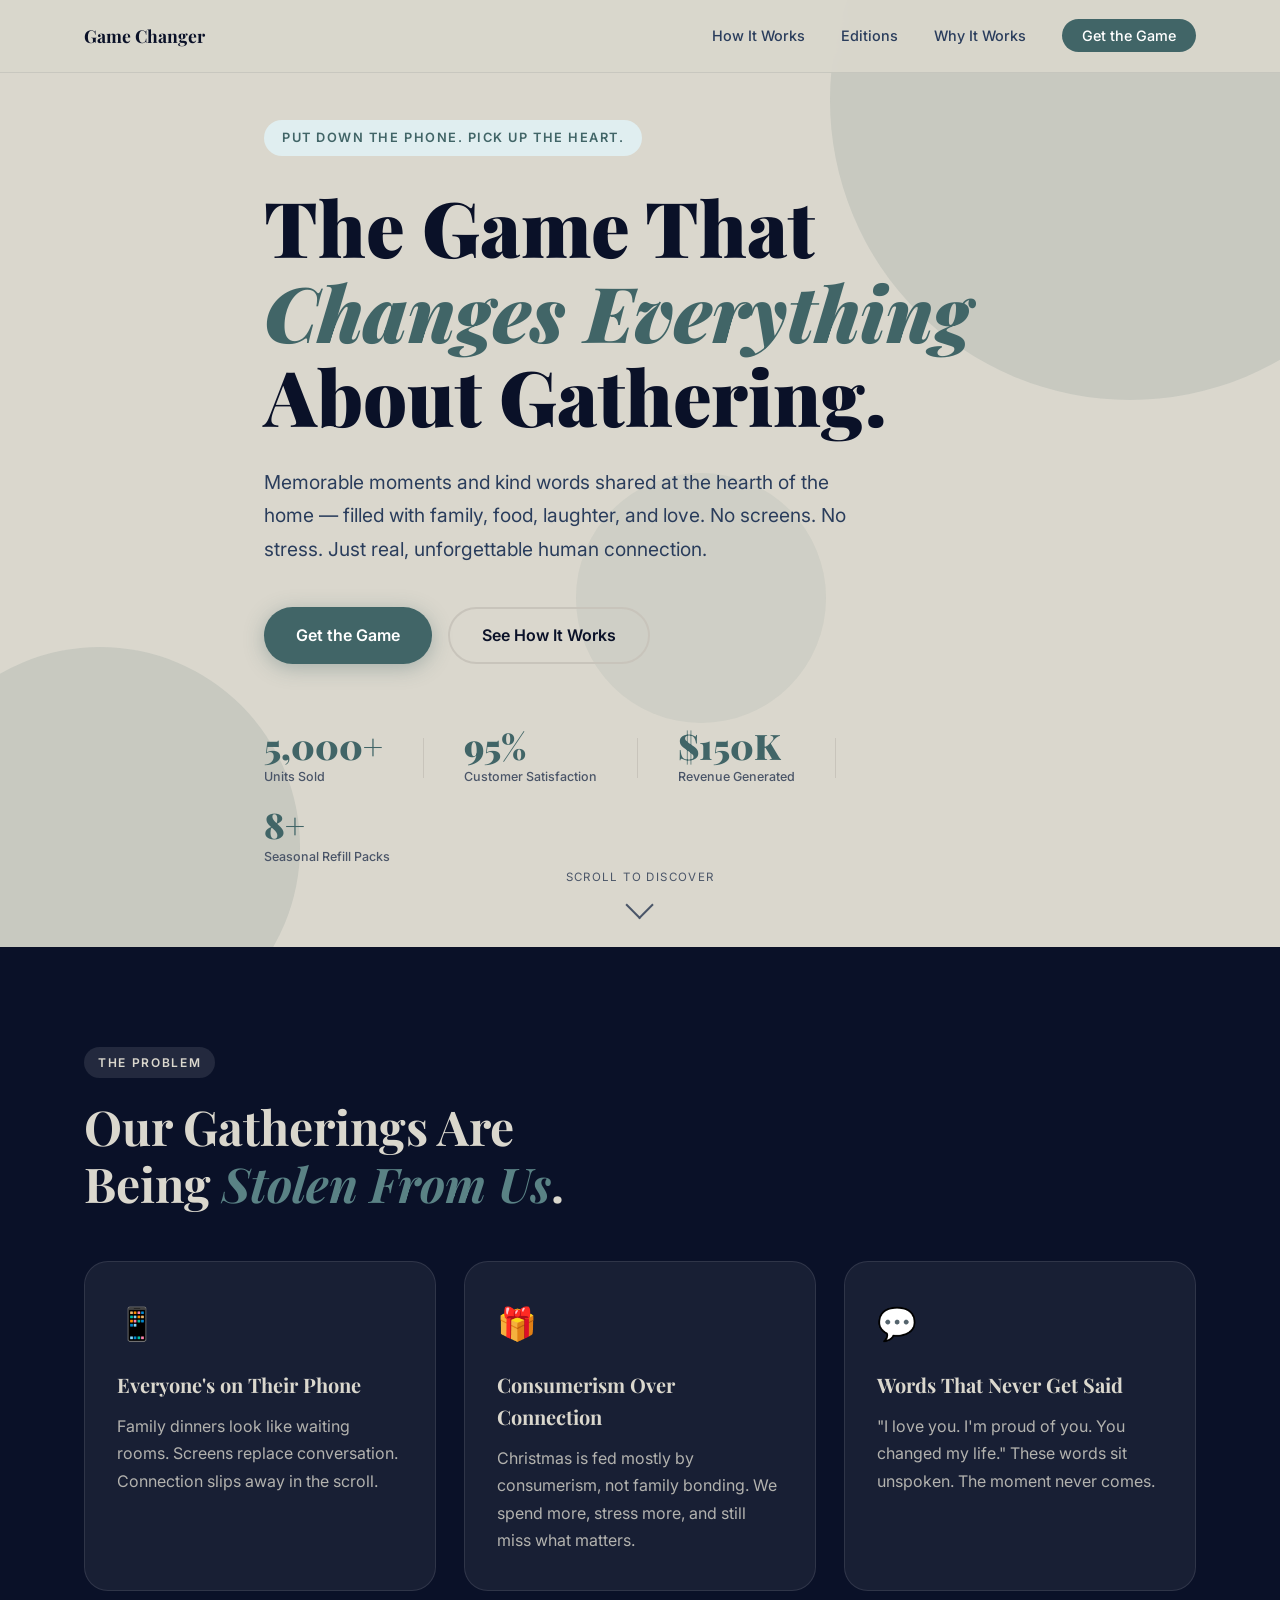
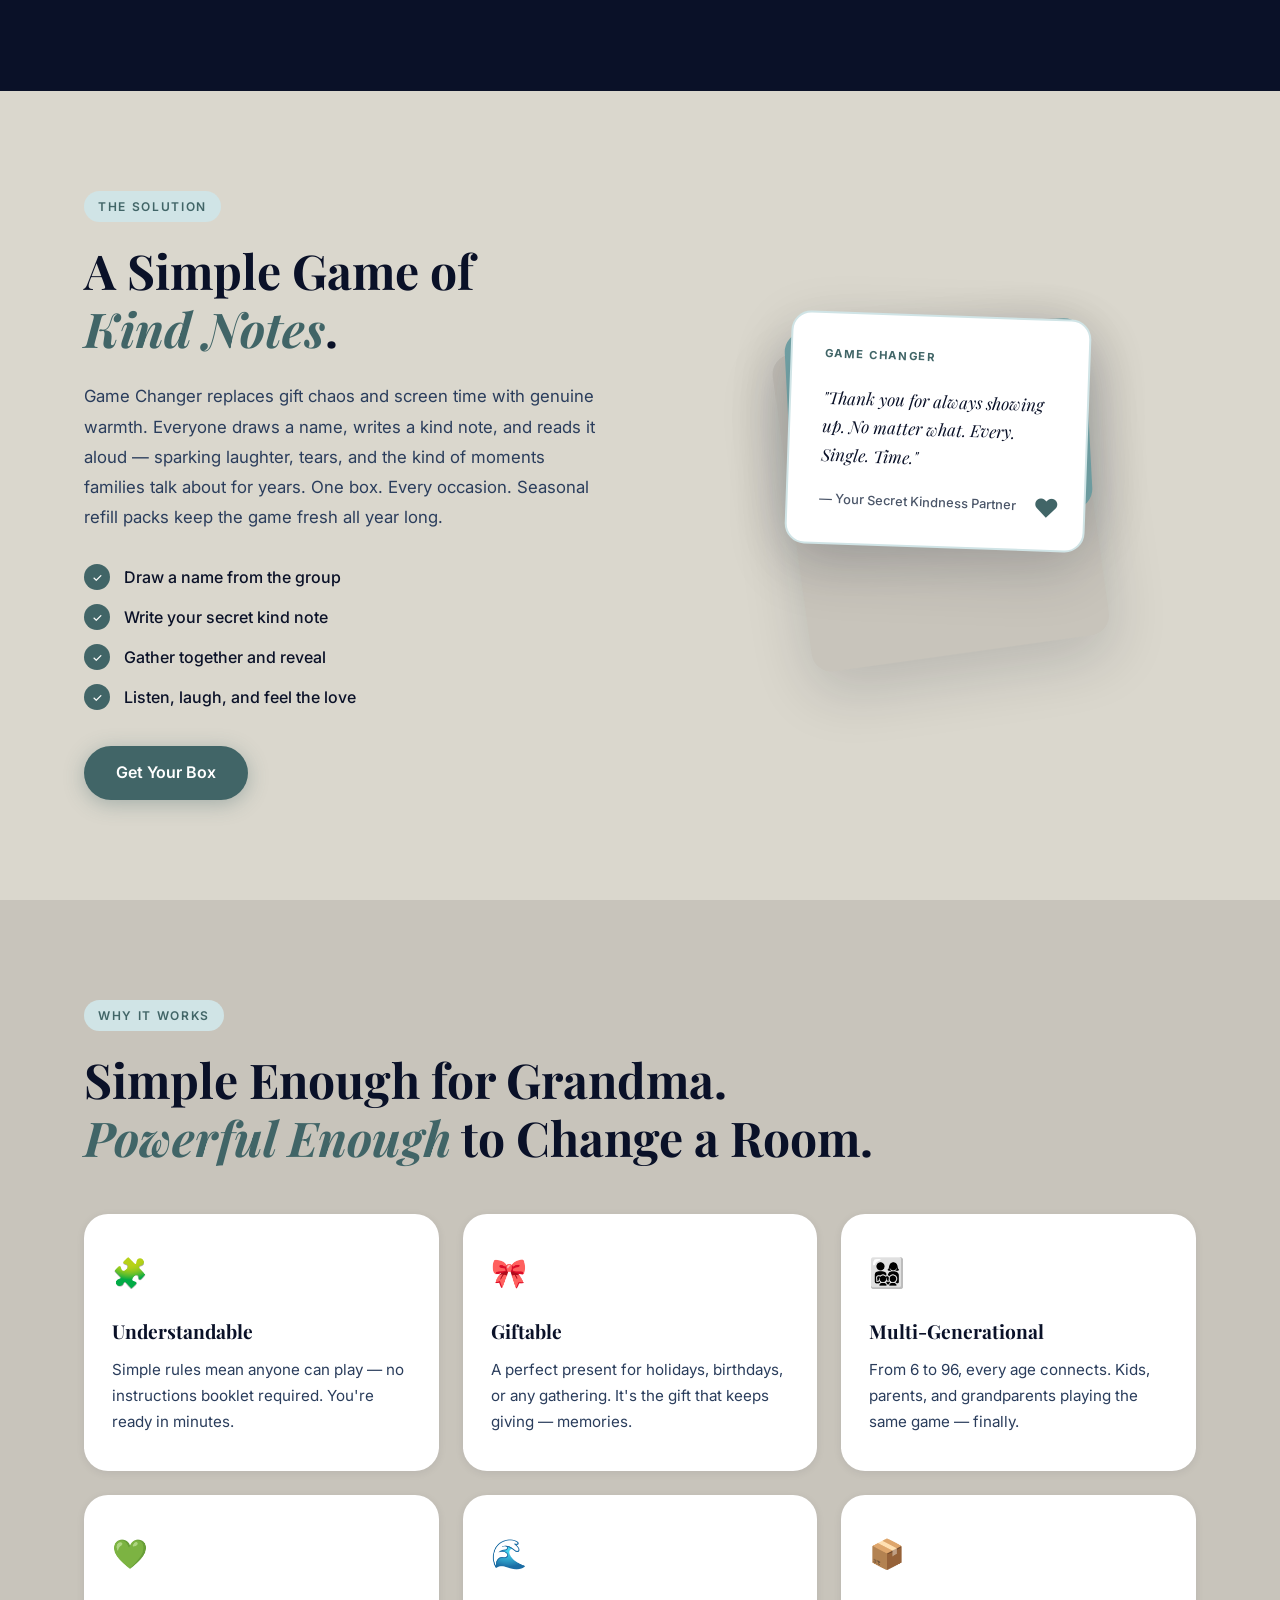
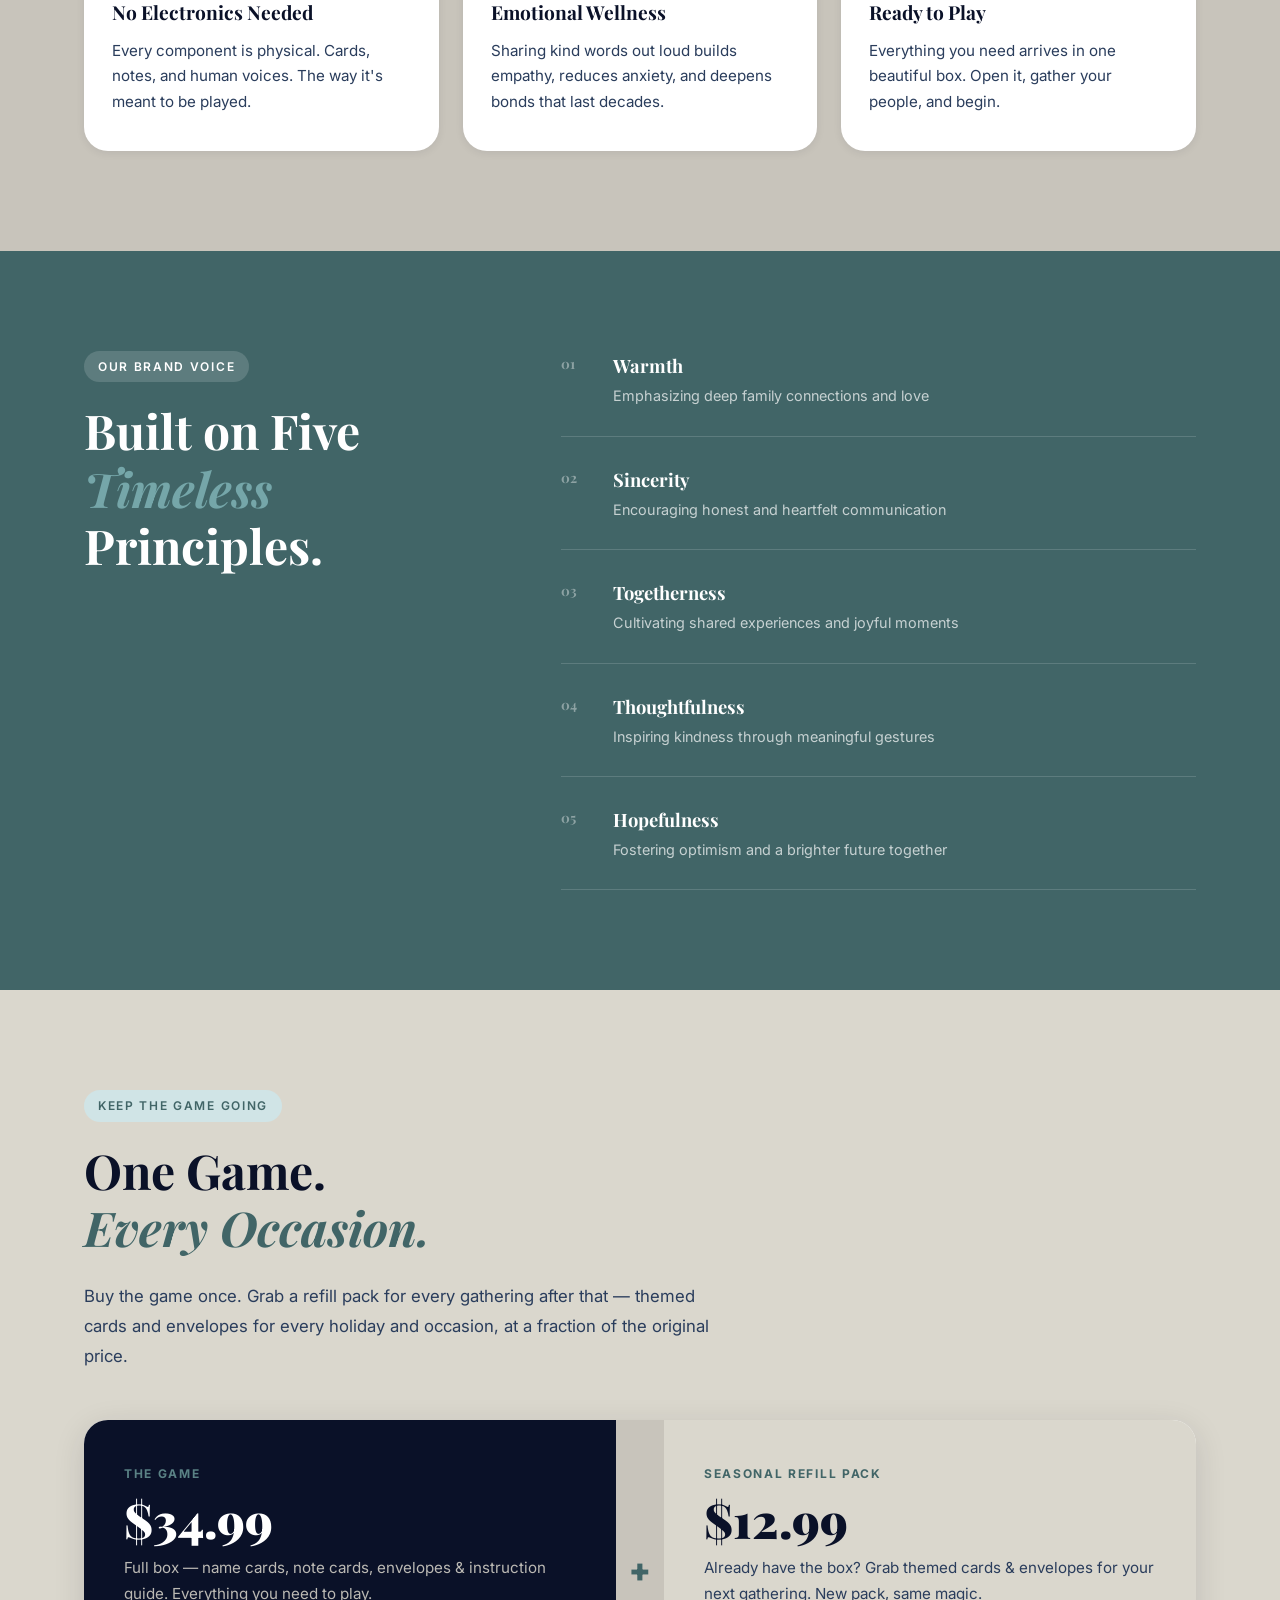
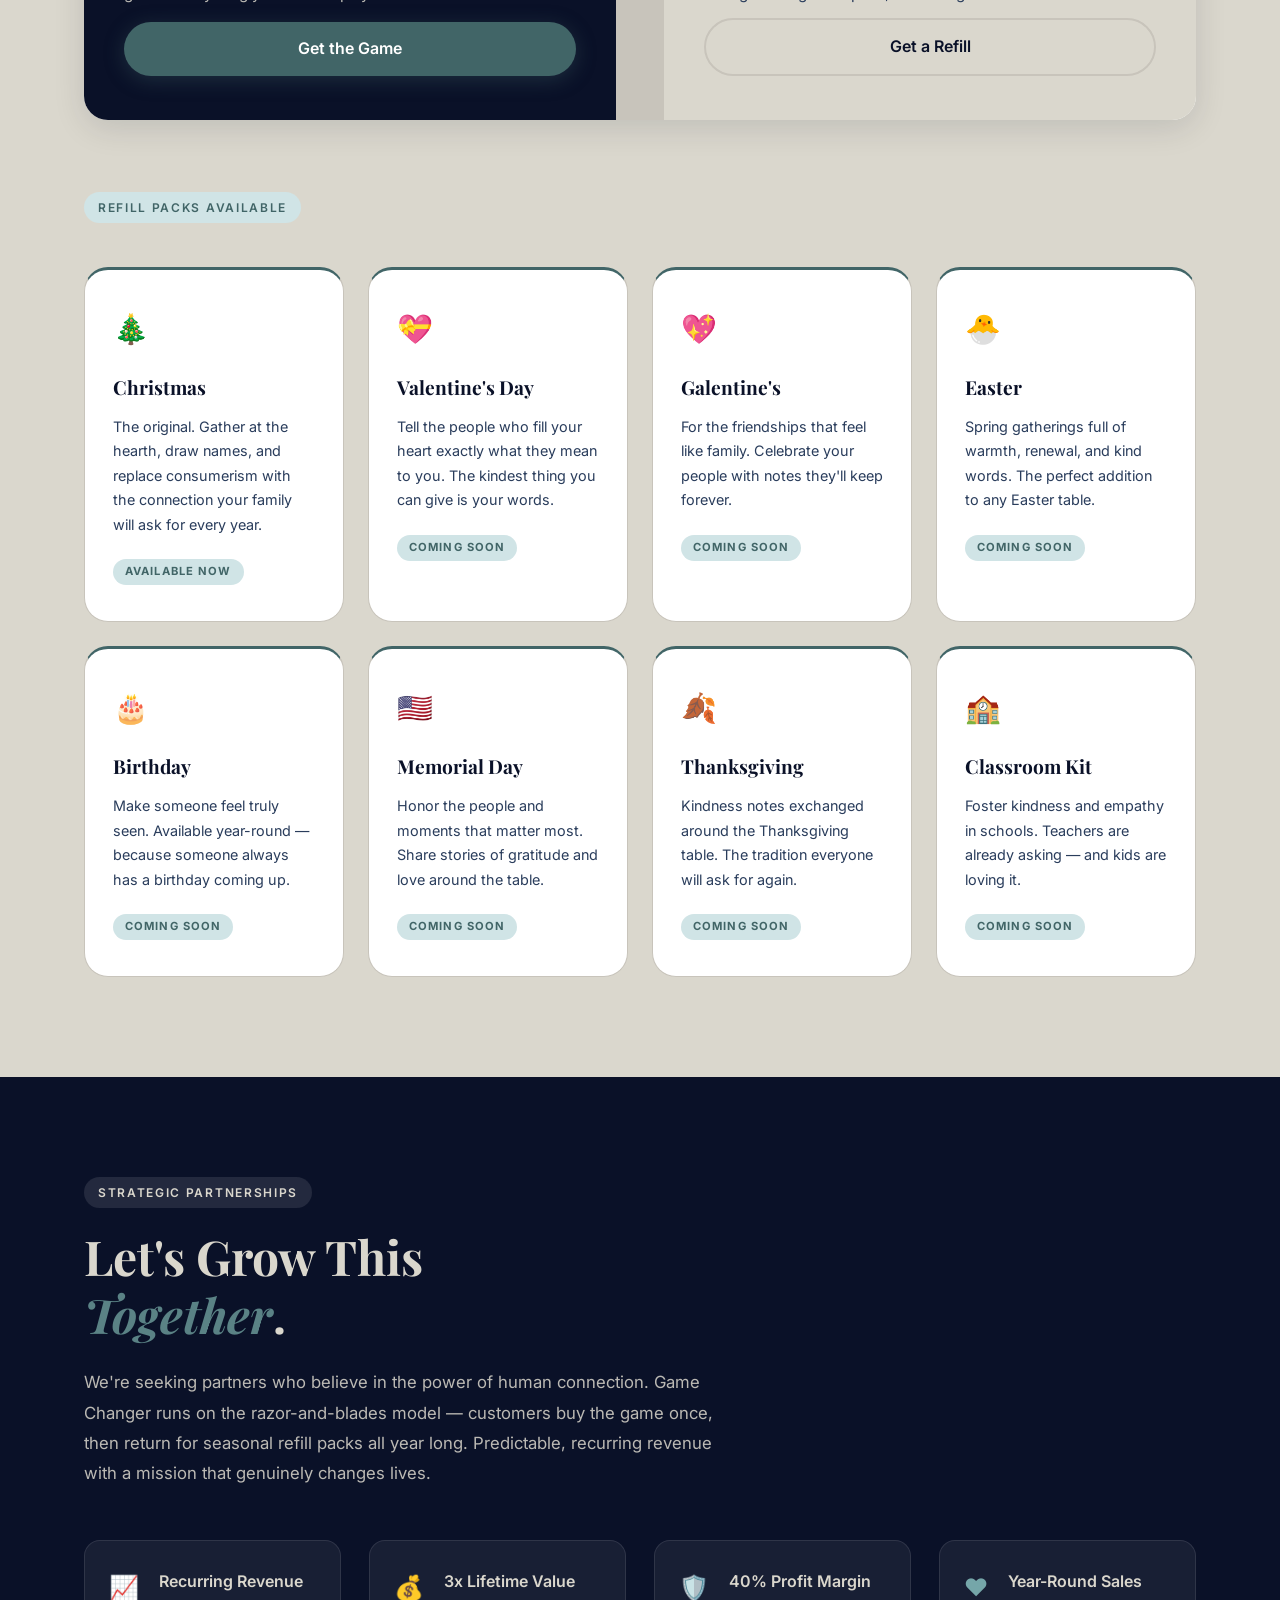
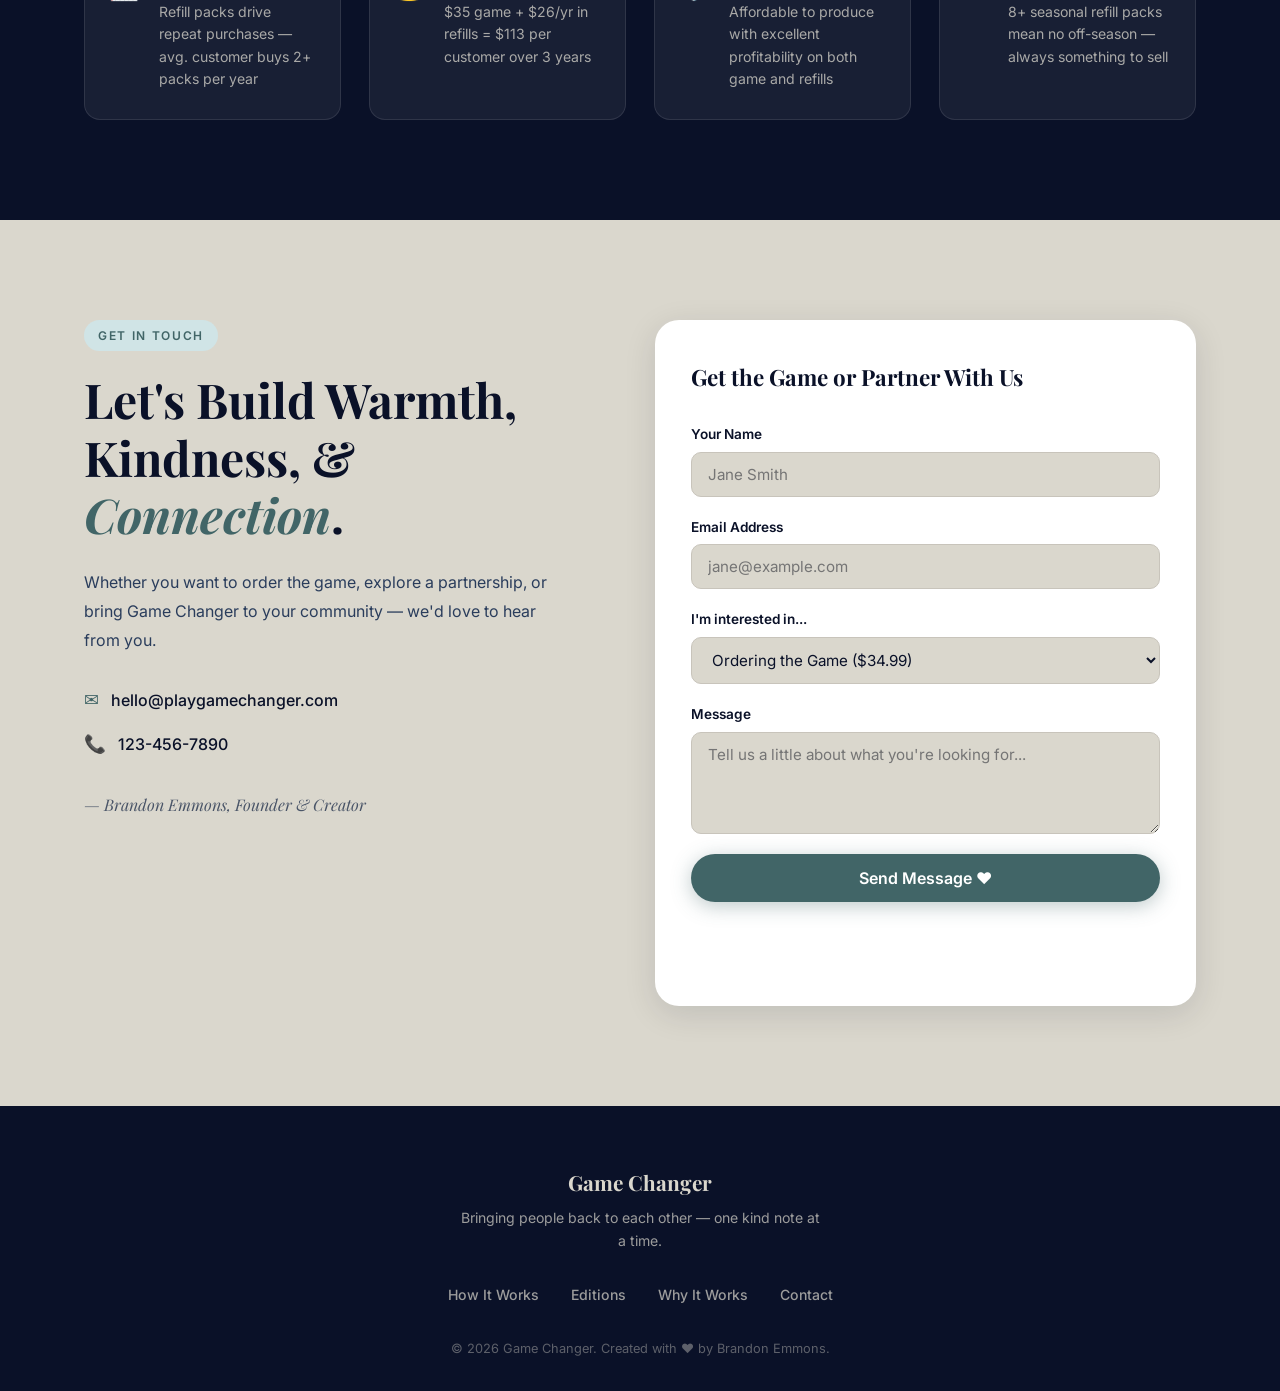
<file: index.html>
<!DOCTYPE html>
<html lang="en">
<head>
  <meta charset="UTF-8" />
  <meta name="viewport" content="width=device-width, initial-scale=1.0" />
  <title>Game Changer — The Family Kindness Game</title>
  <meta name="description" content="Game Changer puts down the phone and picks up the heart. Families draw names and share kind notes aloud — bringing back real human connection at Christmas, Valentine's Day, Easter, and beyond." />
  <link rel="preconnect" href="https://fonts.googleapis.com" />
  <link rel="preconnect" href="https://fonts.gstatic.com" crossorigin />
  <link href="https://fonts.googleapis.com/css2?family=Playfair+Display:ital,wght@0,400;0,700;0,900;1,400&family=Inter:wght@300;400;500;600&display=swap" rel="stylesheet" />
  <link rel="stylesheet" href="style.css" />
</head>
<body>

  <!-- NAV -->
  <nav class="nav" id="nav">
    <div class="nav-inner">
      <a href="#" class="nav-logo">Game Changer</a>
      <ul class="nav-links">
        <li><a href="#how-it-works">How It Works</a></li>
        <li><a href="#editions">Editions</a></li>
        <li><a href="#why">Why It Works</a></li>
        <li><a href="#contact" class="nav-cta">Get the Game</a></li>
      </ul>
      <button class="nav-hamburger" id="hamburger" aria-label="Open menu">
        <span></span><span></span><span></span>
      </button>
    </div>
    <div class="nav-mobile" id="mobileMenu">
      <a href="#how-it-works">How It Works</a>
      <a href="#editions">Editions</a>
      <a href="#why">Why It Works</a>
      <a href="#contact">Get the Game</a>
    </div>
  </nav>

  <!-- HERO -->
  <section class="hero">
    <div class="hero-bg">
      <div class="hero-shape shape-1"></div>
      <div class="hero-shape shape-2"></div>
      <div class="hero-shape shape-3"></div>
    </div>
    <div class="container hero-content">
      <div class="hero-badge">Put down the phone. Pick up the heart.</div>
      <h1 class="hero-headline">
        The Game That<br />
        <em>Changes Everything</em><br />
        About Gathering.
      </h1>
      <p class="hero-sub">
        Memorable moments and kind words shared at the hearth of the home —
        filled with family, food, laughter, and love. No screens. No stress.
        Just real, unforgettable human connection.
      </p>
      <div class="hero-actions">
        <a href="#contact" class="btn btn-primary">Get the Game</a>
        <a href="#how-it-works" class="btn btn-ghost">See How It Works</a>
      </div>
      <div class="hero-stats">
        <div class="stat">
          <span class="stat-num">5,000+</span>
          <span class="stat-label">Units Sold</span>
        </div>
        <div class="stat-divider"></div>
        <div class="stat">
          <span class="stat-num">95%</span>
          <span class="stat-label">Customer Satisfaction</span>
        </div>
        <div class="stat-divider"></div>
        <div class="stat">
          <span class="stat-num">$150K</span>
          <span class="stat-label">Revenue Generated</span>
        </div>
        <div class="stat-divider"></div>
        <div class="stat">
          <span class="stat-num">8+</span>
          <span class="stat-label">Seasonal Refill Packs</span>
        </div>
      </div>
    </div>
    <div class="hero-scroll-hint">
      <span>Scroll to discover</span>
      <div class="scroll-arrow"></div>
    </div>
  </section>

  <!-- PROBLEM -->
  <section class="problem" id="problem">
    <div class="container">
      <div class="section-label">The Problem</div>
      <h2 class="section-title">Our Gatherings Are<br />Being <em>Stolen From Us</em>.</h2>
      <div class="problem-grid">
        <div class="problem-card">
          <div class="problem-icon">📱</div>
          <h3>Everyone's on Their Phone</h3>
          <p>Family dinners look like waiting rooms. Screens replace conversation. Connection slips away in the scroll.</p>
        </div>
        <div class="problem-card">
          <div class="problem-icon">🎁</div>
          <h3>Consumerism Over Connection</h3>
          <p>Christmas is fed mostly by consumerism, not family bonding. We spend more, stress more, and still miss what matters.</p>
        </div>
        <div class="problem-card">
          <div class="problem-icon">💬</div>
          <h3>Words That Never Get Said</h3>
          <p>"I love you. I'm proud of you. You changed my life." These words sit unspoken. The moment never comes.</p>
        </div>
      </div>
    </div>
  </section>

  <!-- SOLUTION -->
  <section class="solution" id="how-it-works">
    <div class="container">
      <div class="solution-inner">
        <div class="solution-text">
          <div class="section-label">The Solution</div>
          <h2 class="section-title">A Simple Game of<br /><em>Kind Notes</em>.</h2>
          <p class="solution-desc">
            Game Changer replaces gift chaos and screen time with genuine warmth.
            Everyone draws a name, writes a kind note, and reads it aloud —
            sparking laughter, tears, and the kind of moments families talk about for years.
            One box. Every occasion. Seasonal refill packs keep the game fresh all year long.
          </p>
          <ul class="solution-list">
            <li>
              <span class="check">✓</span>
              <span>Draw a name from the group</span>
            </li>
            <li>
              <span class="check">✓</span>
              <span>Write your secret kind note</span>
            </li>
            <li>
              <span class="check">✓</span>
              <span>Gather together and reveal</span>
            </li>
            <li>
              <span class="check">✓</span>
              <span>Listen, laugh, and feel the love</span>
            </li>
          </ul>
          <a href="#contact" class="btn btn-primary">Get Your Box</a>
        </div>
        <div class="solution-visual">
          <div class="card-stack">
            <div class="note-card card-back">
              <div class="note-lines">
                <div class="note-line"></div>
                <div class="note-line short"></div>
                <div class="note-line"></div>
                <div class="note-line short"></div>
              </div>
            </div>
            <div class="note-card card-mid">
              <div class="note-content">
                <p class="note-text">"You make every room brighter just by walking in. I am so proud to call you mine."</p>
                <span class="note-sig">— With Love</span>
              </div>
            </div>
            <div class="note-card card-front">
              <div class="note-header">Game Changer</div>
              <div class="note-content">
                <p class="note-text">"Thank you for always showing up. No matter what. Every. Single. Time."</p>
                <span class="note-sig">— Your Secret Kindness Partner</span>
              </div>
              <div class="note-heart">♥</div>
            </div>
          </div>
        </div>
      </div>
    </div>
  </section>

  <!-- WHY IT WORKS -->
  <section class="why" id="why">
    <div class="container">
      <div class="section-label">Why It Works</div>
      <h2 class="section-title">Simple Enough for Grandma.<br /><em>Powerful Enough</em> to Change a Room.</h2>
      <div class="why-grid">
        <div class="why-card">
          <div class="why-icon">🧩</div>
          <h3>Understandable</h3>
          <p>Simple rules mean anyone can play — no instructions booklet required. You're ready in minutes.</p>
        </div>
        <div class="why-card">
          <div class="why-icon">🎀</div>
          <h3>Giftable</h3>
          <p>A perfect present for holidays, birthdays, or any gathering. It's the gift that keeps giving — memories.</p>
        </div>
        <div class="why-card">
          <div class="why-icon">👨‍👩‍👧‍👦</div>
          <h3>Multi-Generational</h3>
          <p>From 6 to 96, every age connects. Kids, parents, and grandparents playing the same game — finally.</p>
        </div>
        <div class="why-card">
          <div class="why-icon">💚</div>
          <h3>No Electronics Needed</h3>
          <p>Every component is physical. Cards, notes, and human voices. The way it's meant to be played.</p>
        </div>
        <div class="why-card">
          <div class="why-icon">🌊</div>
          <h3>Emotional Wellness</h3>
          <p>Sharing kind words out loud builds empathy, reduces anxiety, and deepens bonds that last decades.</p>
        </div>
        <div class="why-card">
          <div class="why-icon">📦</div>
          <h3>Ready to Play</h3>
          <p>Everything you need arrives in one beautiful box. Open it, gather your people, and begin.</p>
        </div>
      </div>
    </div>
  </section>

  <!-- BRAND VALUES -->
  <section class="values">
    <div class="container">
      <div class="values-inner">
        <div class="values-text">
          <div class="section-label">Our Brand Voice</div>
          <h2 class="section-title">Built on Five<br /><em>Timeless</em> Principles.</h2>
        </div>
        <div class="values-list">
          <div class="value-item">
            <span class="value-num">01</span>
            <div>
              <h4>Warmth</h4>
              <p>Emphasizing deep family connections and love</p>
            </div>
          </div>
          <div class="value-item">
            <span class="value-num">02</span>
            <div>
              <h4>Sincerity</h4>
              <p>Encouraging honest and heartfelt communication</p>
            </div>
          </div>
          <div class="value-item">
            <span class="value-num">03</span>
            <div>
              <h4>Togetherness</h4>
              <p>Cultivating shared experiences and joyful moments</p>
            </div>
          </div>
          <div class="value-item">
            <span class="value-num">04</span>
            <div>
              <h4>Thoughtfulness</h4>
              <p>Inspiring kindness through meaningful gestures</p>
            </div>
          </div>
          <div class="value-item">
            <span class="value-num">05</span>
            <div>
              <h4>Hopefulness</h4>
              <p>Fostering optimism and a brighter future together</p>
            </div>
          </div>
        </div>
      </div>
    </div>
  </section>

  <!-- REFILL PACKS -->
  <section class="editions" id="editions">
    <div class="container">
      <div class="section-label">Keep the Game Going</div>
      <h2 class="section-title">One Game.<br /><em>Every Occasion.</em></h2>
      <p class="editions-intro">Buy the game once. Grab a refill pack for every gathering after that — themed cards and envelopes for every holiday and occasion, at a fraction of the original price.</p>
      <div class="refill-model">
        <div class="refill-tier">
          <div class="refill-tier-label">The Game</div>
          <div class="refill-tier-price">$34.99</div>
          <p>Full box — name cards, note cards, envelopes &amp; instruction guide. Everything you need to play.</p>
          <a href="#contact" class="btn btn-primary">Get the Game</a>
        </div>
        <div class="refill-divider">+</div>
        <div class="refill-tier">
          <div class="refill-tier-label">Seasonal Refill Pack</div>
          <div class="refill-tier-price">$12.99</div>
          <p>Already have the box? Grab themed cards &amp; envelopes for your next gathering. New pack, same magic.</p>
          <a href="#contact" class="btn btn-ghost">Get a Refill</a>
        </div>
      </div>
      <div class="section-label" style="margin-top: 56px;">Refill Packs Available</div>
      <div class="editions-grid" style="margin-top: 24px;">

        <div class="edition-card edition-christmas">
          <div class="edition-icon">🎄</div>
          <h3>Christmas</h3>
          <p>The original. Gather at the hearth, draw names, and replace consumerism with the connection your family will ask for every year.</p>
          <span class="edition-tag edition-tag-live">Available Now</span>
        </div>

        <div class="edition-card edition-valentine">
          <div class="edition-icon">💝</div>
          <h3>Valentine's Day</h3>
          <p>Tell the people who fill your heart exactly what they mean to you. The kindest thing you can give is your words.</p>
          <span class="edition-tag">Coming Soon</span>
        </div>

        <div class="edition-card edition-galentine">
          <div class="edition-icon">💖</div>
          <h3>Galentine's</h3>
          <p>For the friendships that feel like family. Celebrate your people with notes they'll keep forever.</p>
          <span class="edition-tag">Coming Soon</span>
        </div>

        <div class="edition-card edition-easter">
          <div class="edition-icon">🐣</div>
          <h3>Easter</h3>
          <p>Spring gatherings full of warmth, renewal, and kind words. The perfect addition to any Easter table.</p>
          <span class="edition-tag">Coming Soon</span>
        </div>

        <div class="edition-card edition-birthday">
          <div class="edition-icon">🎂</div>
          <h3>Birthday</h3>
          <p>Make someone feel truly seen. Available year-round — because someone always has a birthday coming up.</p>
          <span class="edition-tag">Coming Soon</span>
        </div>

        <div class="edition-card edition-memorial">
          <div class="edition-icon">🇺🇸</div>
          <h3>Memorial Day</h3>
          <p>Honor the people and moments that matter most. Share stories of gratitude and love around the table.</p>
          <span class="edition-tag">Coming Soon</span>
        </div>

        <div class="edition-card edition-thanksgiving">
          <div class="edition-icon">🍂</div>
          <h3>Thanksgiving</h3>
          <p>Kindness notes exchanged around the Thanksgiving table. The tradition everyone will ask for again.</p>
          <span class="edition-tag">Coming Soon</span>
        </div>

        <div class="edition-card edition-classroom">
          <div class="edition-icon">🏫</div>
          <h3>Classroom Kit</h3>
          <p>Foster kindness and empathy in schools. Teachers are already asking — and kids are loving it.</p>
          <span class="edition-tag">Coming Soon</span>
        </div>

      </div>
    </div>
  </section>

  <!-- PARTNERSHIP -->
  <section class="partnership">
    <div class="container">
      <div class="partnership-inner">
        <div class="section-label">Strategic Partnerships</div>
        <h2 class="section-title">Let's Grow This<br /><em>Together</em>.</h2>
        <p class="partnership-desc">
          We're seeking partners who believe in the power of human connection.
          Game Changer runs on the razor-and-blades model — customers buy the game once,
          then return for seasonal refill packs all year long. Predictable, recurring revenue
          with a mission that genuinely changes lives.
        </p>
        <div class="partner-reasons">
          <div class="reason">
            <span class="reason-icon">📈</span>
            <div>
              <strong>Recurring Revenue</strong>
              <p>Refill packs drive repeat purchases — avg. customer buys 2+ packs per year</p>
            </div>
          </div>
          <div class="reason">
            <span class="reason-icon">💰</span>
            <div>
              <strong>3x Lifetime Value</strong>
              <p>$35 game + $26/yr in refills = $113 per customer over 3 years</p>
            </div>
          </div>
          <div class="reason">
            <span class="reason-icon">🛡️</span>
            <div>
              <strong>40% Profit Margin</strong>
              <p>Affordable to produce with excellent profitability on both game and refills</p>
            </div>
          </div>
          <div class="reason">
            <span class="reason-icon">❤️</span>
            <div>
              <strong>Year-Round Sales</strong>
              <p>8+ seasonal refill packs mean no off-season — always something to sell</p>
            </div>
          </div>
        </div>
      </div>
    </div>
  </section>

  <!-- CONTACT / CTA -->
  <section class="contact" id="contact">
    <div class="container">
      <div class="contact-inner">
        <div class="contact-left">
          <div class="section-label">Get in Touch</div>
          <h2 class="section-title">Let's Build Warmth,<br />Kindness, &amp; <em>Connection</em>.</h2>
          <p>
            Whether you want to order the game, explore a partnership, or bring
            Game Changer to your community — we'd love to hear from you.
          </p>
          <div class="contact-info">
            <div class="contact-item">
              <span class="contact-icon">✉️</span>
              <a href="mailto:hello@playgamechanger.com">hello@playgamechanger.com</a>
            </div>
            <div class="contact-item">
              <span class="contact-icon">📞</span>
              <a href="tel:+11234567890">123-456-7890</a>
            </div>
          </div>
          <p class="founder-name">— Brandon Emmons, Founder &amp; Creator</p>
        </div>
        <div class="contact-right">
          <form class="contact-form" onsubmit="handleSubmit(event)">
            <h3>Get the Game or Partner With Us</h3>
            <div class="form-group">
              <label for="name">Your Name</label>
              <input type="text" id="name" name="name" placeholder="Jane Smith" required />
            </div>
            <div class="form-group">
              <label for="email">Email Address</label>
              <input type="email" id="email" name="email" placeholder="jane@example.com" required />
            </div>
            <div class="form-group">
              <label for="interest">I'm interested in...</label>
              <select id="interest" name="interest">
                <option value="order-game">Ordering the Game ($34.99)</option>
                <option value="order-refill-christmas">Christmas Refill Pack</option>
                <option value="order-refill-valentine">Valentine's Day Refill Pack</option>
                <option value="order-refill-birthday">Birthday Refill Pack</option>
                <option value="partner">Partnership / Investment Opportunity</option>
                <option value="wholesale">Wholesale / Boutique Retail</option>
                <option value="classroom">Classroom / School Kit</option>
                <option value="corporate">Corporate &amp; Workplace</option>
                <option value="other">Something Else</option>
              </select>
            </div>
            <div class="form-group">
              <label for="message">Message</label>
              <textarea id="message" name="message" rows="4" placeholder="Tell us a little about what you're looking for..."></textarea>
            </div>
            <button type="submit" class="btn btn-primary btn-full">Send Message ♥</button>
            <p class="form-note" id="formNote"></p>
          </form>
        </div>
      </div>
    </div>
  </section>

  <!-- FOOTER -->
  <footer class="footer">
    <div class="container footer-inner">
      <div class="footer-brand">
        <span class="footer-logo">Game Changer</span>
        <p>Bringing people back to each other — one kind note at a time.</p>
      </div>
      <div class="footer-links">
        <a href="#how-it-works">How It Works</a>
        <a href="#editions">Editions</a>
        <a href="#why">Why It Works</a>
        <a href="#contact">Contact</a>
      </div>
      <div class="footer-copy">
        <p>© 2026 Game Changer. Created with ♥ by Brandon Emmons.</p>
      </div>
    </div>
  </footer>

  <script src="app.js"></script>
</body>
</html>
</file>
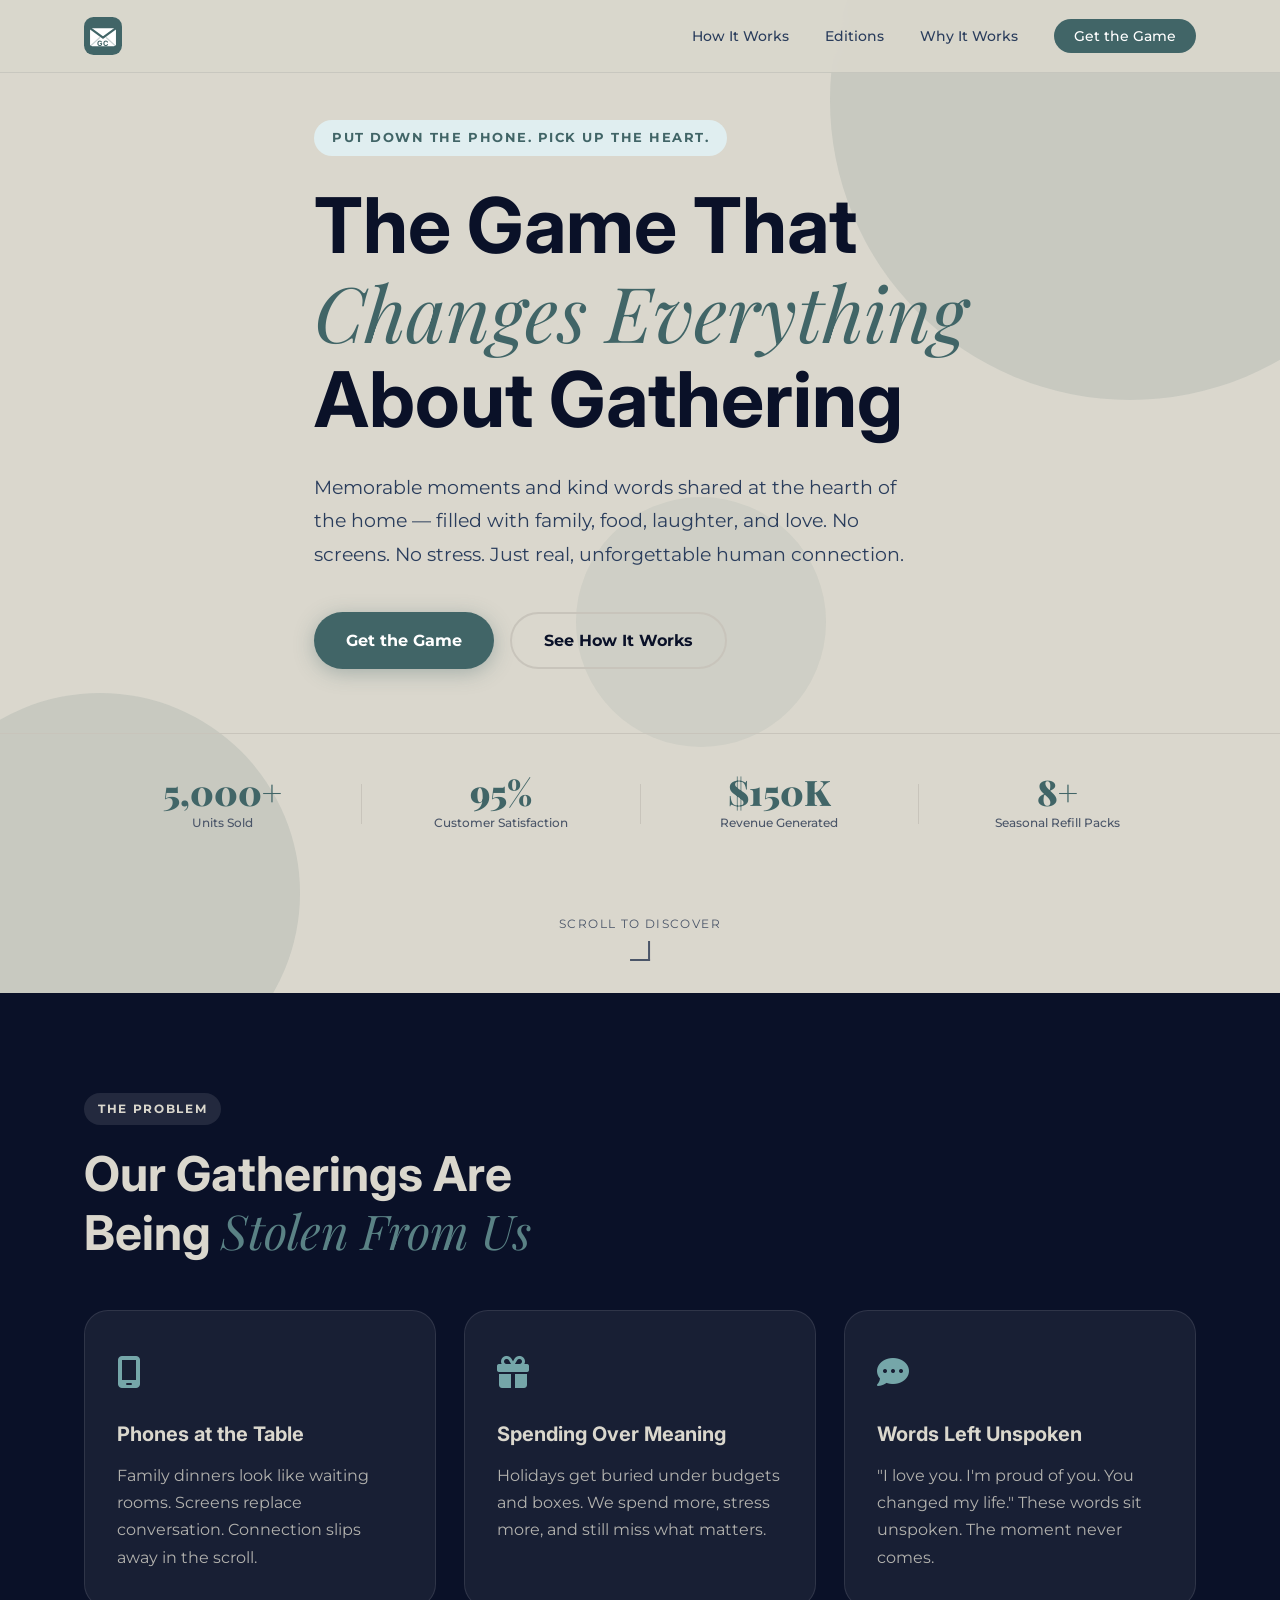
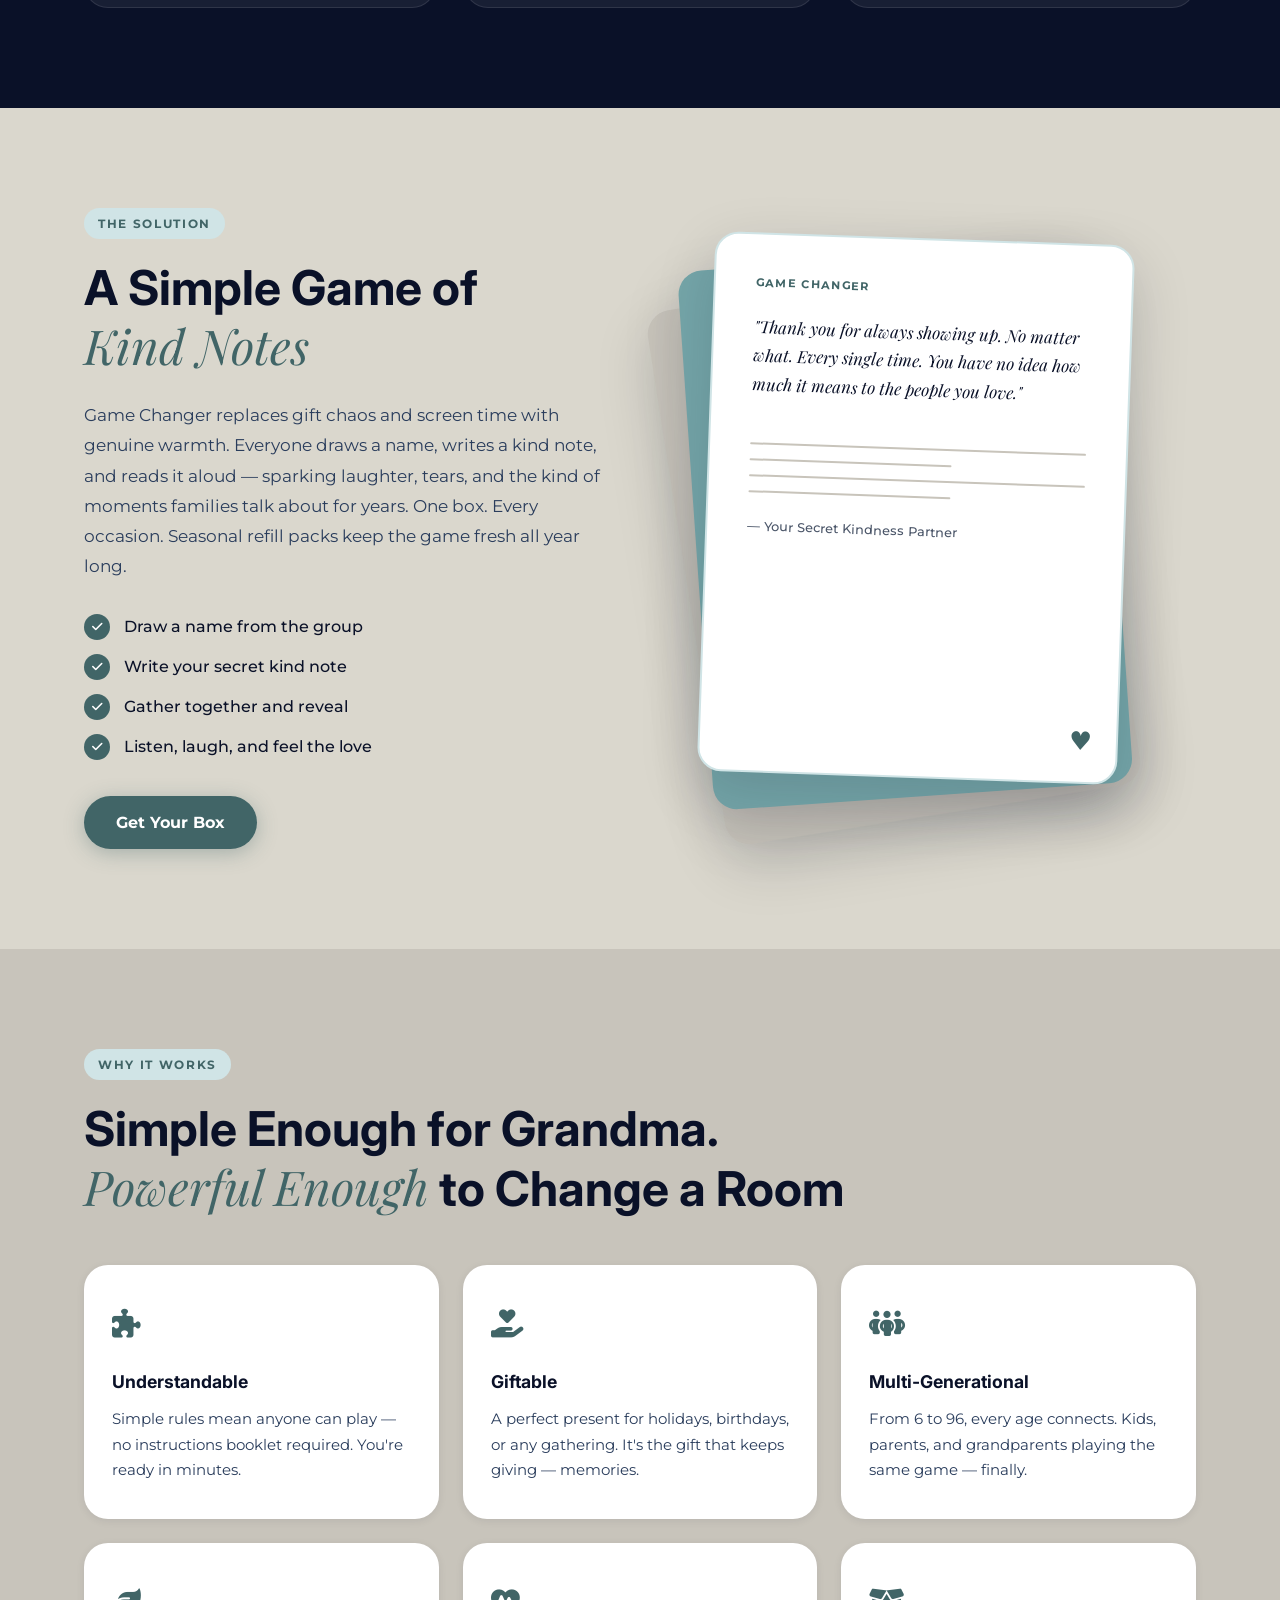
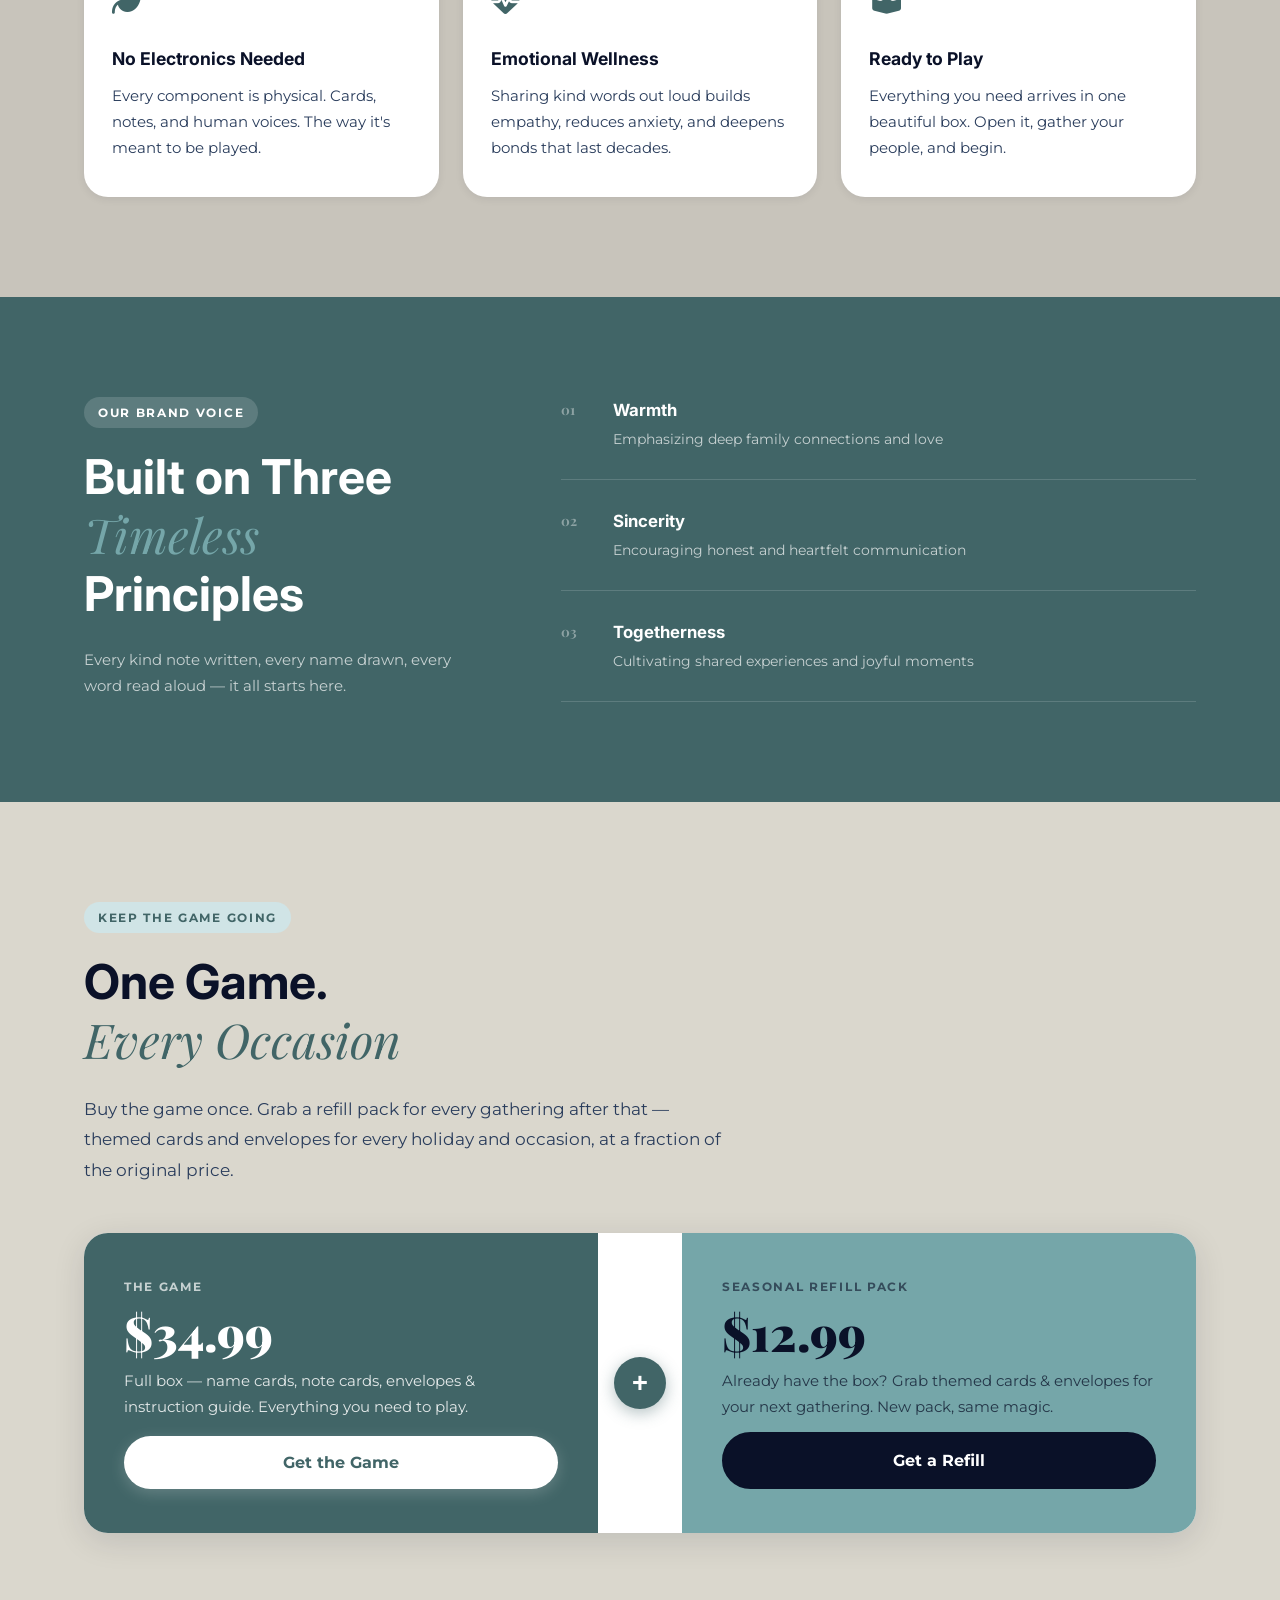
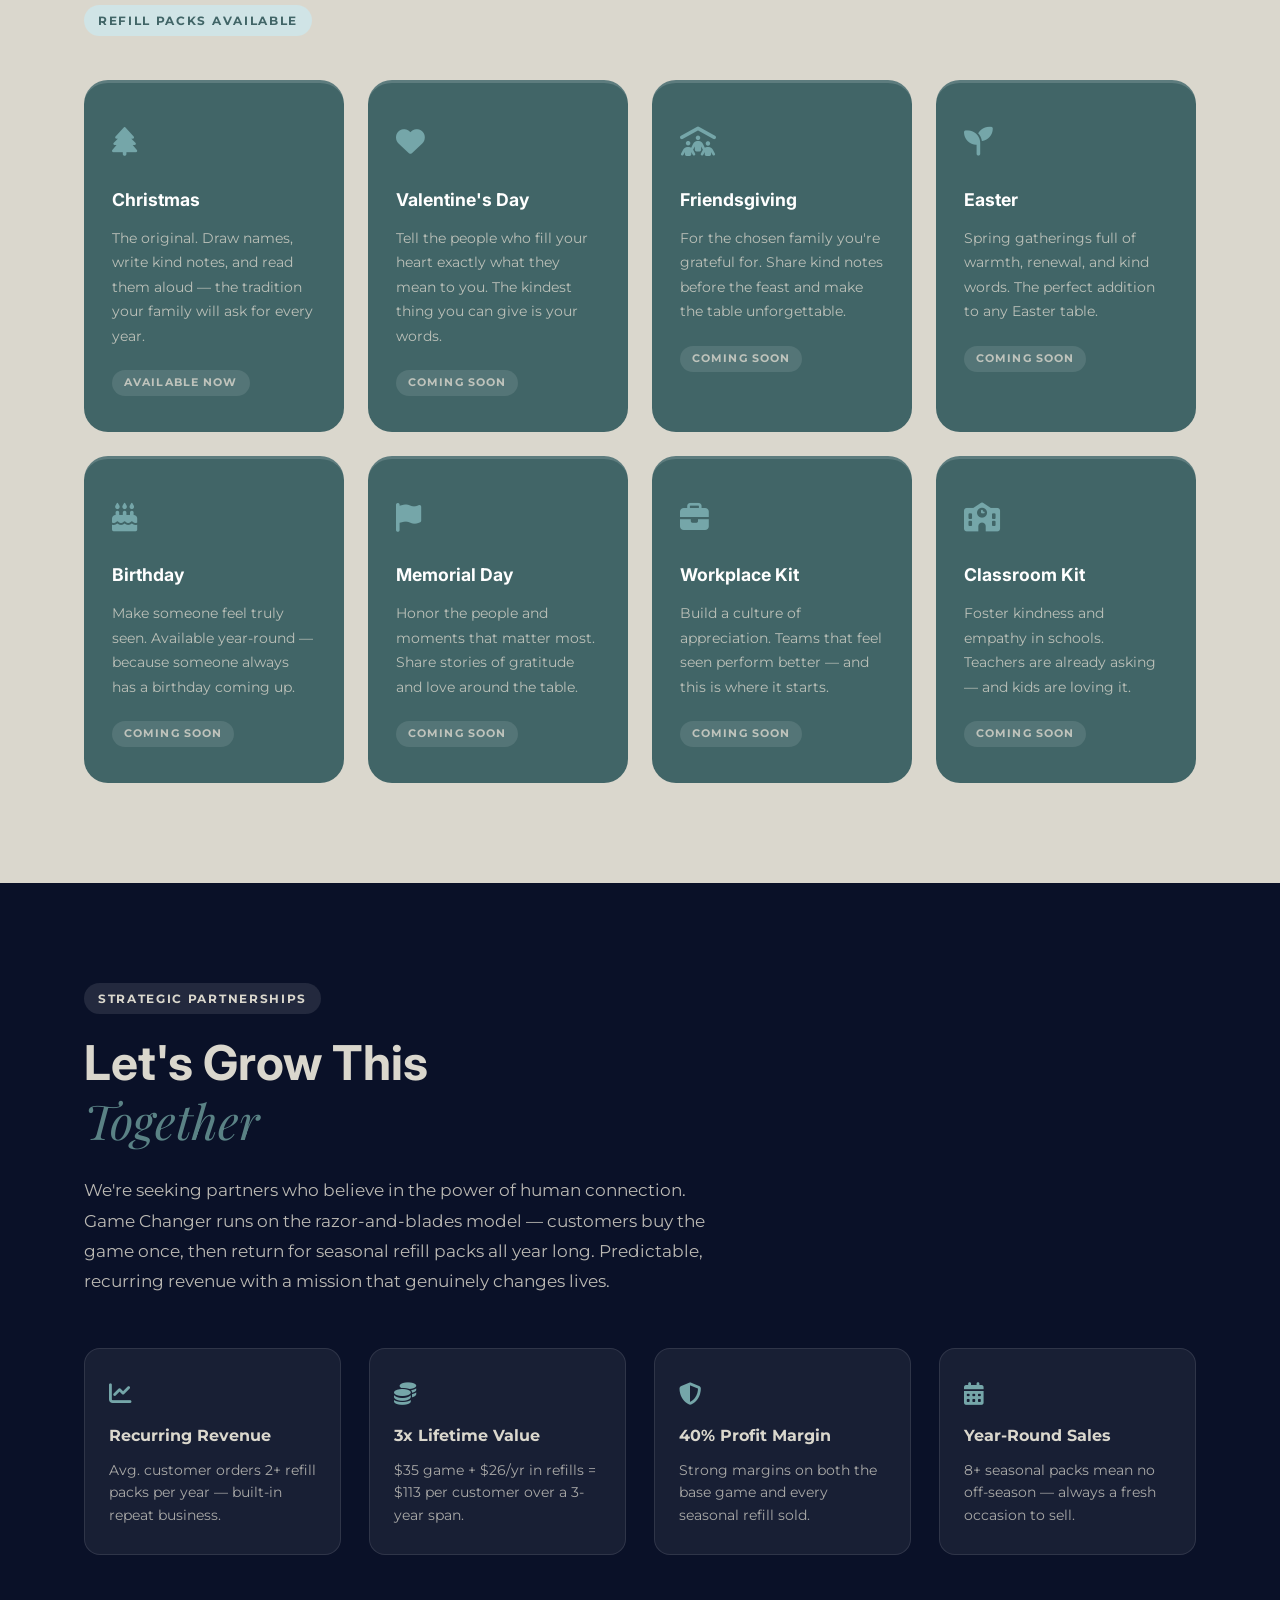
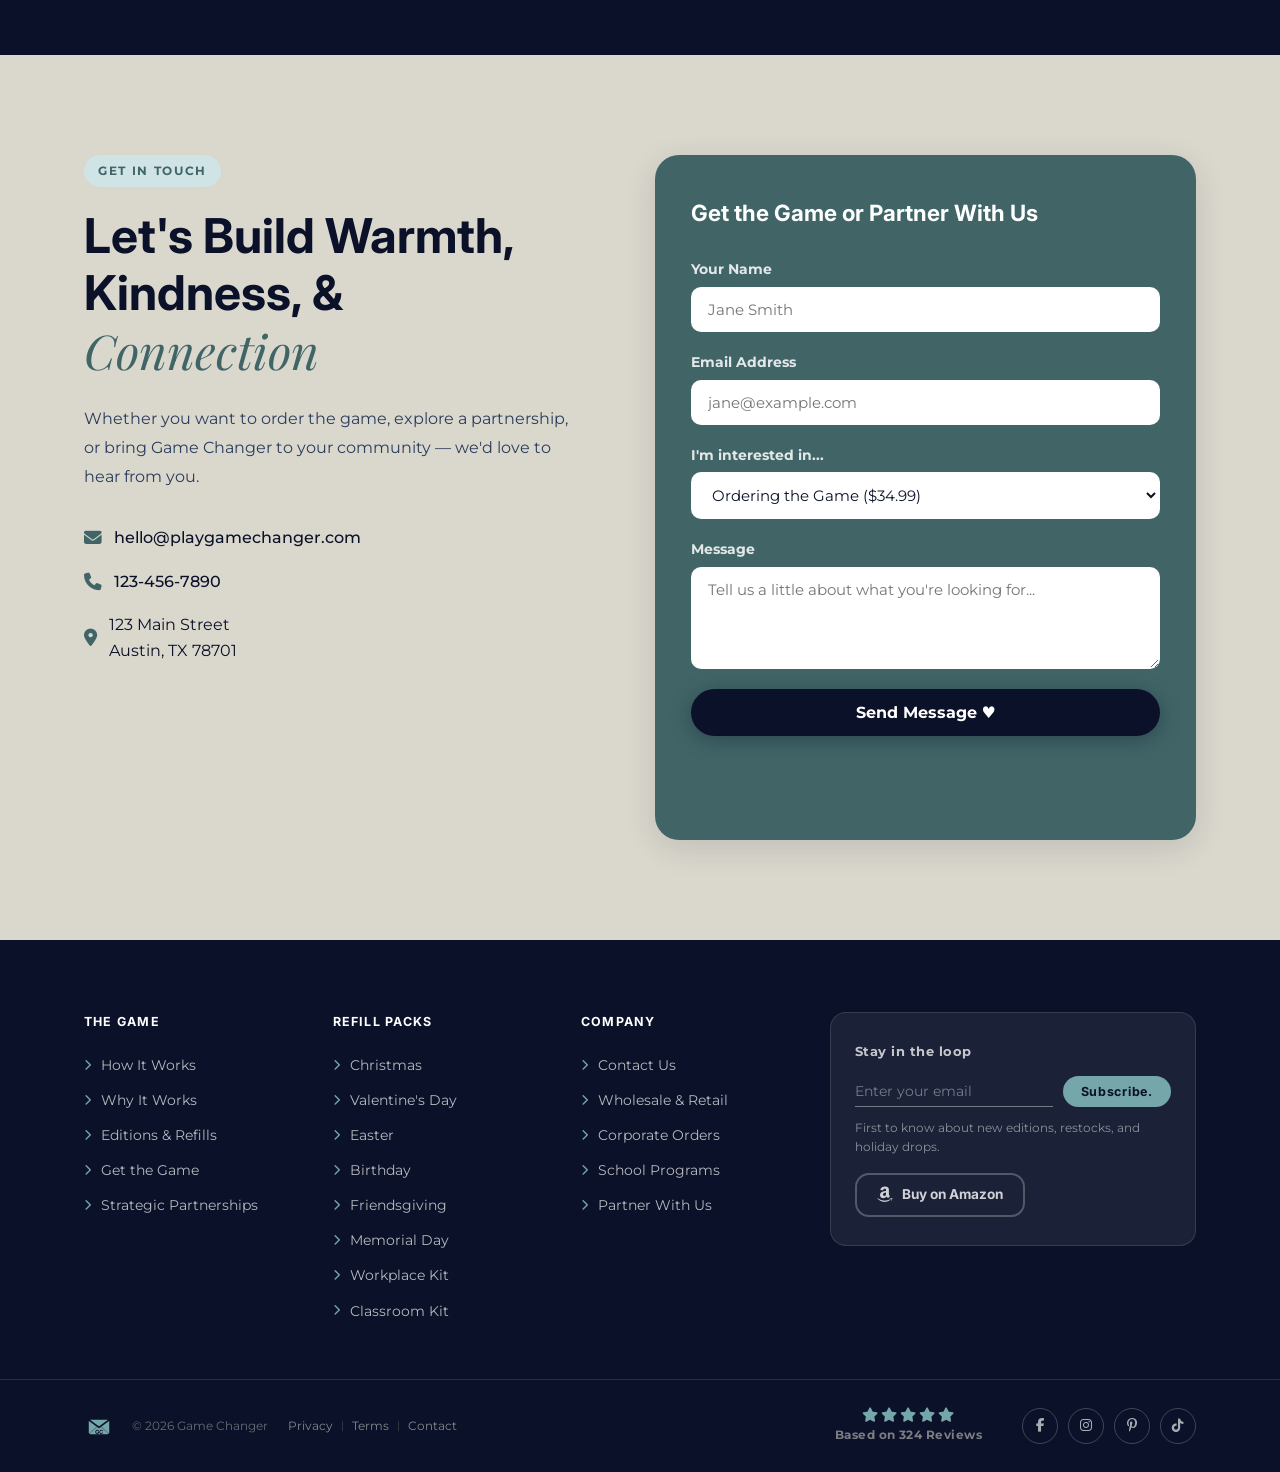
<file: secret-kindness-game/index.html>
<!DOCTYPE html>
<html lang="en">
<head>
  <meta charset="UTF-8" />
  <meta name="viewport" content="width=device-width, initial-scale=1.0" />
  <title>Game Changer — The Family Kindness Game</title>
  <meta name="description" content="Game Changer puts down the phone and picks up the heart. Families draw names and share kind notes aloud — bringing back real human connection at Christmas, Valentine's Day, Easter, and beyond." />
  <link rel="preconnect" href="https://fonts.googleapis.com" />
  <link rel="preconnect" href="https://fonts.gstatic.com" crossorigin />
  <link href="https://fonts.googleapis.com/css2?family=Playfair+Display:ital,wght@0,400;0,700;0,900;1,400&family=Inter:wght@300;400;500;600;700;800&family=Montserrat:wght@300;400;500;600;700;800&display=swap" rel="stylesheet" />
  <link rel="stylesheet" href="style.css" />
  <link rel="stylesheet" href="https://cdnjs.cloudflare.com/ajax/libs/font-awesome/6.5.1/css/all.min.css" crossorigin="anonymous" referrerpolicy="no-referrer" />
</head>
<body>

  <!-- NAV -->
  <nav class="nav" id="nav">
    <div class="nav-inner">
      <a href="#" class="nav-logo" aria-label="Game Changer — Home">
        <svg width="38" height="38" viewBox="0 0 44 44" fill="none" aria-hidden="true">
          <rect width="44" height="44" rx="11" fill="#416567"/>
          <!-- Envelope body -->
          <rect x="7" y="13" width="30" height="21" rx="2.5" fill="white"/>
          <!-- Sealed flap fold -->
          <path d="M7 13 L22 24 L37 13" stroke="#416567" stroke-width="2.5" stroke-linejoin="round" fill="none"/>
          <!-- Bottom corner folds -->
          <path d="M7 34 L18 24" stroke="rgba(65,101,103,0.3)" stroke-width="1.5" stroke-linecap="round"/>
          <path d="M37 34 L26 24" stroke="rgba(65,101,103,0.3)" stroke-width="1.5" stroke-linecap="round"/>
          <!-- GC lettermark -->
          <text x="22" y="33" text-anchor="middle" font-family="Inter,system-ui,sans-serif" font-size="8.5" font-weight="700" fill="#416567" letter-spacing="0.5">GC</text>
        </svg>
      </a>
      <ul class="nav-links">
        <li><a href="#how-it-works">How It Works</a></li>
        <li><a href="#editions">Editions</a></li>
        <li><a href="#why">Why It Works</a></li>
        <li><a href="#contact" class="nav-cta">Get the Game</a></li>
      </ul>
      <button class="nav-hamburger" id="hamburger" aria-label="Open menu">
        <span></span><span></span><span></span>
      </button>
    </div>
    <div class="nav-mobile" id="mobileMenu">
      <a href="#how-it-works">How It Works</a>
      <a href="#editions">Editions</a>
      <a href="#why">Why It Works</a>
      <a href="#contact">Get the Game</a>
    </div>
  </nav>

  <!-- HERO -->
  <section class="hero">
    <div class="hero-bg">
      <div class="hero-shape shape-1"></div>
      <div class="hero-shape shape-2"></div>
      <div class="hero-shape shape-3"></div>
    </div>
    <div class="container hero-content">
      <div class="hero-badge">Put down the phone. Pick up the heart.</div>
      <h1 class="hero-headline">
        The Game That<br />
        <em>Changes Everything</em><br />
        About Gathering
      </h1>
      <p class="hero-sub">
        Memorable moments and kind words shared at the hearth of the home —
        filled with family, food, laughter, and love. No screens. No stress.
        Just real, unforgettable human connection.
      </p>
      <div class="hero-actions">
        <a href="#contact" class="btn btn-primary">Get the Game</a>
        <a href="#how-it-works" class="btn btn-ghost">See How It Works</a>
      </div>
    </div>
    <div class="hero-stats-bar">
      <div class="container">
        <div class="hero-stats">
          <div class="stat">
            <span class="stat-num">5,000+</span>
            <span class="stat-label">Units Sold</span>
          </div>
          <div class="stat-divider"></div>
          <div class="stat">
            <span class="stat-num">95%</span>
            <span class="stat-label">Customer Satisfaction</span>
          </div>
          <div class="stat-divider"></div>
          <div class="stat">
            <span class="stat-num">$150K</span>
            <span class="stat-label">Revenue Generated</span>
          </div>
          <div class="stat-divider"></div>
          <div class="stat">
            <span class="stat-num">8+</span>
            <span class="stat-label">Seasonal Refill Packs</span>
          </div>
        </div>
      </div>
    </div>
    <div class="hero-scroll-hint">
      <span>Scroll to discover</span>
      <div class="scroll-arrow"></div>
    </div>
  </section>

  <!-- PROBLEM -->
  <section class="problem" id="problem">
    <div class="container">
      <div class="section-label">The Problem</div>
      <h2 class="section-title">Our Gatherings Are<br />Being <em>Stolen From Us</em></h2>
      <div class="problem-grid">
        <div class="problem-card">
          <div class="problem-icon"><i class="fa-solid fa-mobile-screen" aria-hidden="true"></i></div>
          <h3>Phones at the Table</h3>
          <p>Family dinners look like waiting rooms. Screens replace conversation. Connection slips away in the scroll.</p>
        </div>
        <div class="problem-card">
          <div class="problem-icon"><i class="fa-solid fa-gift" aria-hidden="true"></i></div>
          <h3>Spending Over Meaning</h3>
          <p>Holidays get buried under budgets and boxes. We spend more, stress more, and still miss what matters.</p>
        </div>
        <div class="problem-card">
          <div class="problem-icon"><i class="fa-solid fa-comment-dots" aria-hidden="true"></i></div>
          <h3>Words Left Unspoken</h3>
          <p>"I love you. I'm proud of you. You changed my life." These words sit unspoken. The moment never comes.</p>
        </div>
      </div>
    </div>
  </section>

  <!-- SOLUTION -->
  <section class="solution" id="how-it-works">
    <div class="container">
      <div class="solution-inner">
        <div class="solution-text">
          <div class="section-label">The Solution</div>
          <h2 class="section-title">A Simple Game of<br /><em>Kind Notes</em></h2>
          <p class="solution-desc">
            Game Changer replaces gift chaos and screen time with genuine warmth.
            Everyone draws a name, writes a kind note, and reads it aloud —
            sparking laughter, tears, and the kind of moments families talk about for years.
            One box. Every occasion. Seasonal refill packs keep the game fresh all year long.
          </p>
          <ul class="solution-list">
            <li>
              <span class="check"><i class="fa-solid fa-check" aria-hidden="true"></i></span>
              <span>Draw a name from the group</span>
            </li>
            <li>
              <span class="check"><i class="fa-solid fa-check" aria-hidden="true"></i></span>
              <span>Write your secret kind note</span>
            </li>
            <li>
              <span class="check"><i class="fa-solid fa-check" aria-hidden="true"></i></span>
              <span>Gather together and reveal</span>
            </li>
            <li>
              <span class="check"><i class="fa-solid fa-check" aria-hidden="true"></i></span>
              <span>Listen, laugh, and feel the love</span>
            </li>
          </ul>
          <a href="#contact" class="btn btn-primary">Get Your Box</a>
        </div>
        <div class="solution-visual">
          <div class="card-stack">
            <div class="note-card card-back">
              <div class="note-lines">
                <div class="note-line"></div>
                <div class="note-line short"></div>
                <div class="note-line"></div>
                <div class="note-line"></div>
                <div class="note-line short"></div>
                <div class="note-line"></div>
                <div class="note-line short"></div>
              </div>
            </div>
            <div class="note-card card-mid">
              <div class="note-header" style="color: rgba(10,17,40,0.45); margin-bottom: 20px;">Game Changer</div>
              <div class="note-content">
                <p class="note-text">"You make every room brighter just by walking in. I am so proud to call you mine."</p>
                <span class="note-sig">— With Love</span>
              </div>
              <div class="note-lines" style="margin-top: 28px;">
                <div class="note-line" style="background: rgba(10,17,40,0.15);"></div>
                <div class="note-line short" style="background: rgba(10,17,40,0.15);"></div>
                <div class="note-line" style="background: rgba(10,17,40,0.15);"></div>
              </div>
            </div>
            <div class="note-card card-front">
              <div class="note-header">Game Changer</div>
              <div class="note-content">
                <p class="note-text">"Thank you for always showing up. No matter what. Every single time. You have no idea how much it means to the people you love."</p>
                <div class="note-lines" style="margin-top: 24px; margin-bottom: 20px;">
                  <div class="note-line"></div>
                  <div class="note-line short"></div>
                  <div class="note-line"></div>
                  <div class="note-line short"></div>
                </div>
                <span class="note-sig">— Your Secret Kindness Partner</span>
              </div>
              <div class="note-heart">♥</div>
            </div>
          </div>
        </div>
      </div>
    </div>
  </section>

  <!-- WHY IT WORKS -->
  <section class="why" id="why">
    <div class="container">
      <div class="section-label">Why It Works</div>
      <h2 class="section-title">Simple Enough for Grandma.<br /><em>Powerful Enough</em> to Change a Room</h2>
      <div class="why-grid">
        <div class="why-card">
          <div class="why-icon"><i class="fa-solid fa-puzzle-piece" aria-hidden="true"></i></div>
          <h3>Understandable</h3>
          <p>Simple rules mean anyone can play — no instructions booklet required. You're ready in minutes.</p>
        </div>
        <div class="why-card">
          <div class="why-icon"><i class="fa-solid fa-hand-holding-heart" aria-hidden="true"></i></div>
          <h3>Giftable</h3>
          <p>A perfect present for holidays, birthdays, or any gathering. It's the gift that keeps giving — memories.</p>
        </div>
        <div class="why-card">
          <div class="why-icon"><i class="fa-solid fa-people-group" aria-hidden="true"></i></div>
          <h3>Multi-Generational</h3>
          <p>From 6 to 96, every age connects. Kids, parents, and grandparents playing the same game — finally.</p>
        </div>
        <div class="why-card">
          <div class="why-icon"><i class="fa-solid fa-leaf" aria-hidden="true"></i></div>
          <h3>No Electronics Needed</h3>
          <p>Every component is physical. Cards, notes, and human voices. The way it's meant to be played.</p>
        </div>
        <div class="why-card">
          <div class="why-icon"><i class="fa-solid fa-heart-pulse" aria-hidden="true"></i></div>
          <h3>Emotional Wellness</h3>
          <p>Sharing kind words out loud builds empathy, reduces anxiety, and deepens bonds that last decades.</p>
        </div>
        <div class="why-card">
          <div class="why-icon"><i class="fa-solid fa-box-open" aria-hidden="true"></i></div>
          <h3>Ready to Play</h3>
          <p>Everything you need arrives in one beautiful box. Open it, gather your people, and begin.</p>
        </div>
      </div>
    </div>
  </section>

  <!-- BRAND VALUES -->
  <section class="values">
    <div class="container">
      <div class="values-inner">
        <div class="values-text">
          <div class="section-label">Our Brand Voice</div>
          <h2 class="section-title">Built on Three<br /><em>Timeless</em> Principles</h2>
          <p class="values-sub">Every kind note written, every name drawn, every word read aloud — it all starts here.</p>
        </div>
        <div class="values-list">
          <div class="value-item">
            <span class="value-num">01</span>
            <div>
              <h4>Warmth</h4>
              <p>Emphasizing deep family connections and love</p>
            </div>
          </div>
          <div class="value-item">
            <span class="value-num">02</span>
            <div>
              <h4>Sincerity</h4>
              <p>Encouraging honest and heartfelt communication</p>
            </div>
          </div>
          <div class="value-item">
            <span class="value-num">03</span>
            <div>
              <h4>Togetherness</h4>
              <p>Cultivating shared experiences and joyful moments</p>
            </div>
          </div>
        </div>
      </div>
    </div>
  </section>

  <!-- REFILL PACKS -->
  <section class="editions" id="editions">
    <div class="container">
      <div class="section-label">Keep the Game Going</div>
      <h2 class="section-title">One Game.<br /><em>Every Occasion</em></h2>
      <p class="editions-intro">Buy the game once. Grab a refill pack for every gathering after that — themed cards and envelopes for every holiday and occasion, at a fraction of the original price.</p>
      <div class="refill-model">
        <div class="refill-tier">
          <div class="refill-tier-label">The Game</div>
          <div class="refill-tier-price">$34.99</div>
          <p>Full box — name cards, note cards, envelopes &amp; instruction guide. Everything you need to play.</p>
          <a href="#contact" class="btn btn-primary">Get the Game</a>
        </div>
        <button class="refill-divider" aria-label="One game, all the seasons" tabindex="0"><span class="plus-icon">+</span></button>
        <div class="refill-tier">
          <div class="refill-tier-label">Seasonal Refill Pack</div>
          <div class="refill-tier-price">$12.99</div>
          <p>Already have the box? Grab themed cards &amp; envelopes for your next gathering. New pack, same magic.</p>
          <a href="#contact" class="btn btn-ghost">Get a Refill</a>
        </div>
      </div>

      <div class="section-label" style="margin-top: 56px;">Refill Packs Available</div>
      <div class="editions-grid" style="margin-top: 24px;">

        <div class="edition-card edition-christmas">
          <div class="edition-icon"><i class="fa-solid fa-tree" aria-hidden="true"></i></div>
          <h3>Christmas</h3>
          <p>The original. Draw names, write kind notes, and read them aloud — the tradition your family will ask for every year.</p>
          <span class="edition-tag edition-tag-live">Available Now</span>
        </div>

        <div class="edition-card edition-valentine">
          <div class="edition-icon"><i class="fa-solid fa-heart" aria-hidden="true"></i></div>
          <h3>Valentine's Day</h3>
          <p>Tell the people who fill your heart exactly what they mean to you. The kindest thing you can give is your words.</p>
          <span class="edition-tag">Coming Soon</span>
        </div>

        <div class="edition-card edition-galentine">
          <div class="edition-icon"><i class="fa-solid fa-people-roof" aria-hidden="true"></i></div>
          <h3>Friendsgiving</h3>
          <p>For the chosen family you're grateful for. Share kind notes before the feast and make the table unforgettable.</p>
          <span class="edition-tag">Coming Soon</span>
        </div>

        <div class="edition-card edition-easter">
          <div class="edition-icon"><i class="fa-solid fa-seedling" aria-hidden="true"></i></div>
          <h3>Easter</h3>
          <p>Spring gatherings full of warmth, renewal, and kind words. The perfect addition to any Easter table.</p>
          <span class="edition-tag">Coming Soon</span>
        </div>

        <div class="edition-card edition-birthday">
          <div class="edition-icon"><i class="fa-solid fa-cake-candles" aria-hidden="true"></i></div>
          <h3>Birthday</h3>
          <p>Make someone feel truly seen. Available year-round — because someone always has a birthday coming up.</p>
          <span class="edition-tag">Coming Soon</span>
        </div>

        <div class="edition-card edition-memorial">
          <div class="edition-icon"><i class="fa-solid fa-flag" aria-hidden="true"></i></div>
          <h3>Memorial Day</h3>
          <p>Honor the people and moments that matter most. Share stories of gratitude and love around the table.</p>
          <span class="edition-tag">Coming Soon</span>
        </div>

        <div class="edition-card edition-workplace">
          <div class="edition-icon"><i class="fa-solid fa-briefcase" aria-hidden="true"></i></div>
          <h3>Workplace Kit</h3>
          <p>Build a culture of appreciation. Teams that feel seen perform better — and this is where it starts.</p>
          <span class="edition-tag">Coming Soon</span>
        </div>

        <div class="edition-card edition-classroom">
          <div class="edition-icon"><i class="fa-solid fa-school" aria-hidden="true"></i></div>
          <h3>Classroom Kit</h3>
          <p>Foster kindness and empathy in schools. Teachers are already asking — and kids are loving it.</p>
          <span class="edition-tag">Coming Soon</span>
        </div>

      </div>
    </div>
  </section>

  <!-- PARTNERSHIP -->
  <section class="partnership">
    <div class="container">
      <div class="partnership-inner">
        <div class="section-label">Strategic Partnerships</div>
        <h2 class="section-title">Let's Grow This<br /><em>Together</em></h2>
        <p class="partnership-desc">
          We're seeking partners who believe in the power of human connection.
          Game Changer runs on the razor-and-blades model — customers buy the game once,
          then return for seasonal refill packs all year long. Predictable, recurring revenue
          with a mission that genuinely changes lives.
        </p>
        <div class="partner-reasons">
          <div class="reason">
            <span class="reason-icon"><i class="fa-solid fa-chart-line" aria-hidden="true"></i></span>
            <strong>Recurring Revenue</strong>
            <p>Avg. customer orders 2+ refill packs per year — built-in repeat business.</p>
          </div>
          <div class="reason">
            <span class="reason-icon"><i class="fa-solid fa-coins" aria-hidden="true"></i></span>
            <strong>3x Lifetime Value</strong>
            <p>$35 game + $26/yr in refills = $113 per customer over a 3-year span.</p>
          </div>
          <div class="reason">
            <span class="reason-icon"><i class="fa-solid fa-shield-halved" aria-hidden="true"></i></span>
            <strong>40% Profit Margin</strong>
            <p>Strong margins on both the base game and every seasonal refill sold.</p>
          </div>
          <div class="reason">
            <span class="reason-icon"><i class="fa-solid fa-calendar-days" aria-hidden="true"></i></span>
            <strong>Year-Round Sales</strong>
            <p>8+ seasonal packs mean no off-season — always a fresh occasion to sell.</p>
          </div>
        </div>
      </div>
    </div>
  </section>

  <!-- CONTACT / CTA -->
  <section class="contact" id="contact">
    <div class="container">
      <div class="contact-inner">
        <div class="contact-left">
          <div class="section-label">Get in Touch</div>
          <h2 class="section-title">Let's Build Warmth,<br />Kindness, &amp; <em>Connection</em></h2>
          <p>
            Whether you want to order the game, explore a partnership, or bring
            Game Changer to your community — we'd love to hear from you.
          </p>
          <div class="contact-info">
            <div class="contact-item">
              <span class="contact-icon"><i class="fa-solid fa-envelope" aria-hidden="true"></i></span>
              <a href="mailto:hello@playgamechanger.com">hello@playgamechanger.com</a>
            </div>
            <div class="contact-item">
              <span class="contact-icon"><i class="fa-solid fa-phone" aria-hidden="true"></i></span>
              <a href="tel:+11234567890">123-456-7890</a>
            </div>
            <div class="contact-item">
              <span class="contact-icon"><i class="fa-solid fa-location-dot" aria-hidden="true"></i></span>
              <address style="font-style: normal;">123 Main Street<br />Austin, TX 78701</address>
            </div>
          </div>
        </div>
        <div class="contact-right">
          <form class="contact-form" onsubmit="handleSubmit(event)">
            <h3>Get the Game or Partner With Us</h3>
            <div class="form-group">
              <label for="name">Your Name</label>
              <input type="text" id="name" name="name" placeholder="Jane Smith" required />
            </div>
            <div class="form-group">
              <label for="email">Email Address</label>
              <input type="email" id="email" name="email" placeholder="jane@example.com" required />
            </div>
            <div class="form-group">
              <label for="interest">I'm interested in...</label>
              <select id="interest" name="interest">
                <option value="order-game">Ordering the Game ($34.99)</option>
                <option value="order-refill-christmas">Christmas Refill Pack</option>
                <option value="order-refill-valentine">Valentine's Day Refill Pack</option>
                <option value="order-refill-birthday">Birthday Refill Pack</option>
                <option value="partner">Partnership / Investment Opportunity</option>
                <option value="wholesale">Wholesale / Boutique Retail</option>
                <option value="classroom">Classroom / School Kit</option>
                <option value="corporate">Corporate &amp; Workplace</option>
                <option value="other">Something Else</option>
              </select>
            </div>
            <div class="form-group">
              <label for="message">Message</label>
              <textarea id="message" name="message" rows="4" placeholder="Tell us a little about what you're looking for..."></textarea>
            </div>
            <button type="submit" class="btn btn-primary btn-full">Send Message ♥</button>
            <p class="form-note" id="formNote"></p>
          </form>
        </div>
      </div>
    </div>
  </section>

  <!-- FOOTER -->
  <footer class="footer">
    <div class="footer-top">
      <div class="container footer-top-inner">

        <div class="footer-col">
          <h4 class="footer-col-title">The Game</h4>
          <ul class="footer-col-links">
            <li><a href="#how-it-works"><i class="fa-solid fa-chevron-right" aria-hidden="true"></i> How It Works</a></li>
            <li><a href="#why"><i class="fa-solid fa-chevron-right" aria-hidden="true"></i> Why It Works</a></li>
            <li><a href="#editions"><i class="fa-solid fa-chevron-right" aria-hidden="true"></i> Editions &amp; Refills</a></li>
            <li><a href="#contact"><i class="fa-solid fa-chevron-right" aria-hidden="true"></i> Get the Game</a></li>
            <li><a href="#contact"><i class="fa-solid fa-chevron-right" aria-hidden="true"></i> Strategic Partnerships</a></li>
          </ul>
        </div>

        <div class="footer-col">
          <h4 class="footer-col-title">Refill Packs</h4>
          <ul class="footer-col-links">
            <li><a href="#editions"><i class="fa-solid fa-chevron-right" aria-hidden="true"></i> Christmas</a></li>
            <li><a href="#editions"><i class="fa-solid fa-chevron-right" aria-hidden="true"></i> Valentine's Day</a></li>
            <li><a href="#editions"><i class="fa-solid fa-chevron-right" aria-hidden="true"></i> Easter</a></li>
            <li><a href="#editions"><i class="fa-solid fa-chevron-right" aria-hidden="true"></i> Birthday</a></li>
            <li><a href="#editions"><i class="fa-solid fa-chevron-right" aria-hidden="true"></i> Friendsgiving</a></li>
            <li><a href="#editions"><i class="fa-solid fa-chevron-right" aria-hidden="true"></i> Memorial Day</a></li>
            <li><a href="#editions"><i class="fa-solid fa-chevron-right" aria-hidden="true"></i> Workplace Kit</a></li>
            <li><a href="#editions"><i class="fa-solid fa-chevron-right" aria-hidden="true"></i> Classroom Kit</a></li>
          </ul>
        </div>

        <div class="footer-col">
          <h4 class="footer-col-title">Company</h4>
          <ul class="footer-col-links">
            <li><a href="#contact"><i class="fa-solid fa-chevron-right" aria-hidden="true"></i> Contact Us</a></li>
            <li><a href="#contact"><i class="fa-solid fa-chevron-right" aria-hidden="true"></i> Wholesale &amp; Retail</a></li>
            <li><a href="#contact"><i class="fa-solid fa-chevron-right" aria-hidden="true"></i> Corporate Orders</a></li>
            <li><a href="#contact"><i class="fa-solid fa-chevron-right" aria-hidden="true"></i> School Programs</a></li>
            <li><a href="#contact"><i class="fa-solid fa-chevron-right" aria-hidden="true"></i> Partner With Us</a></li>
          </ul>
        </div>

        <div class="footer-col">
          <div class="footer-newsletter">
            <p class="footer-newsletter-label">Stay in the loop</p>
            <div class="footer-newsletter-form">
              <input type="email" placeholder="Enter your email" class="footer-newsletter-input" aria-label="Email address for newsletter" />
              <button class="footer-newsletter-btn" type="button">Subscribe.</button>
            </div>
            <p class="footer-newsletter-note">First to know about new editions, restocks, and holiday drops.</p>
            <a href="#" class="store-btn store-btn-footer">
              <i class="fa-brands fa-amazon" aria-hidden="true"></i>
              <span>Buy on Amazon</span>
            </a>
          </div>
        </div>

      </div>
    </div>

    <div class="footer-bottom">
      <div class="container footer-bottom-inner">
        <div class="footer-bottom-brand">
          <svg width="30" height="30" viewBox="0 0 44 44" fill="none" aria-hidden="true">
            <rect width="44" height="44" rx="11" fill="#0A1128"/>
            <!-- Envelope body -->
            <rect x="7" y="13" width="30" height="21" rx="2.5" fill="#75A6A9"/>
            <!-- Sealed flap fold -->
            <path d="M7 13 L22 24 L37 13" stroke="#0A1128" stroke-width="2.5" stroke-linejoin="round" fill="none"/>
            <!-- Bottom corner folds -->
            <path d="M7 34 L18 24" stroke="rgba(10,17,40,0.3)" stroke-width="1.5" stroke-linecap="round"/>
            <path d="M37 34 L26 24" stroke="rgba(10,17,40,0.3)" stroke-width="1.5" stroke-linecap="round"/>
            <!-- GC lettermark -->
            <text x="22" y="33" text-anchor="middle" font-family="Inter,system-ui,sans-serif" font-size="8.5" font-weight="700" fill="#0A1128" letter-spacing="0.5">GC</text>
          </svg>
          <div class="footer-bottom-legal">
            <p>© 2026 Game Changer</p>
            <div class="footer-legal-links">
              <a href="#">Privacy</a><span aria-hidden="true">|</span>
              <a href="#">Terms</a><span aria-hidden="true">|</span>
              <a href="#contact">Contact</a>
            </div>
          </div>
        </div>
        <div class="footer-stars">
          <div class="footer-stars-row">
            <i class="fa-solid fa-star" aria-hidden="true"></i>
            <i class="fa-solid fa-star" aria-hidden="true"></i>
            <i class="fa-solid fa-star" aria-hidden="true"></i>
            <i class="fa-solid fa-star" aria-hidden="true"></i>
            <i class="fa-solid fa-star" aria-hidden="true"></i>
          </div>
          <span class="footer-stars-label">Based on 324 Reviews</span>
        </div>
        <div class="footer-social">
          <a href="#" aria-label="Facebook"><i class="fa-brands fa-facebook-f" aria-hidden="true"></i></a>
          <a href="#" aria-label="Instagram"><i class="fa-brands fa-instagram" aria-hidden="true"></i></a>
          <a href="#" aria-label="Pinterest"><i class="fa-brands fa-pinterest-p" aria-hidden="true"></i></a>
          <a href="#" aria-label="TikTok"><i class="fa-brands fa-tiktok" aria-hidden="true"></i></a>
        </div>
      </div>
    </div>
  </footer>

  <script src="app.js"></script>
</body>
</html>
</file>
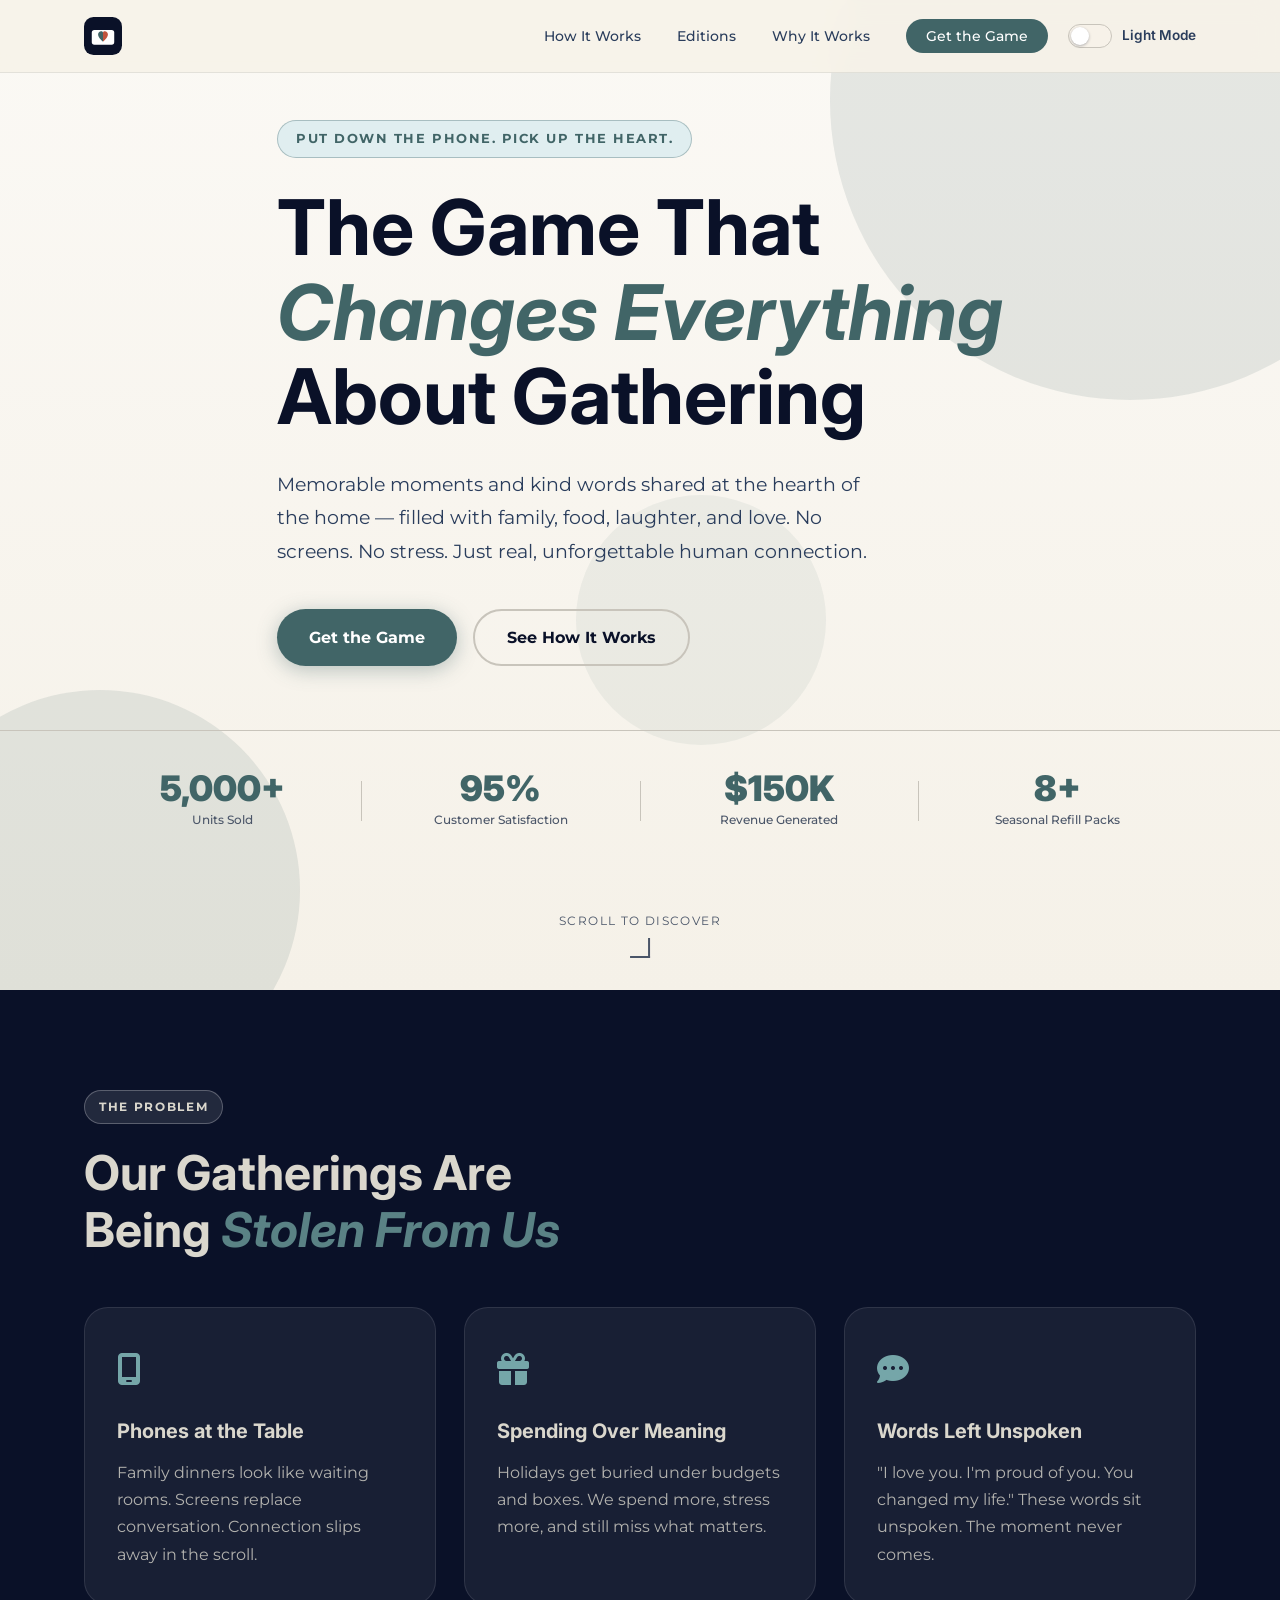
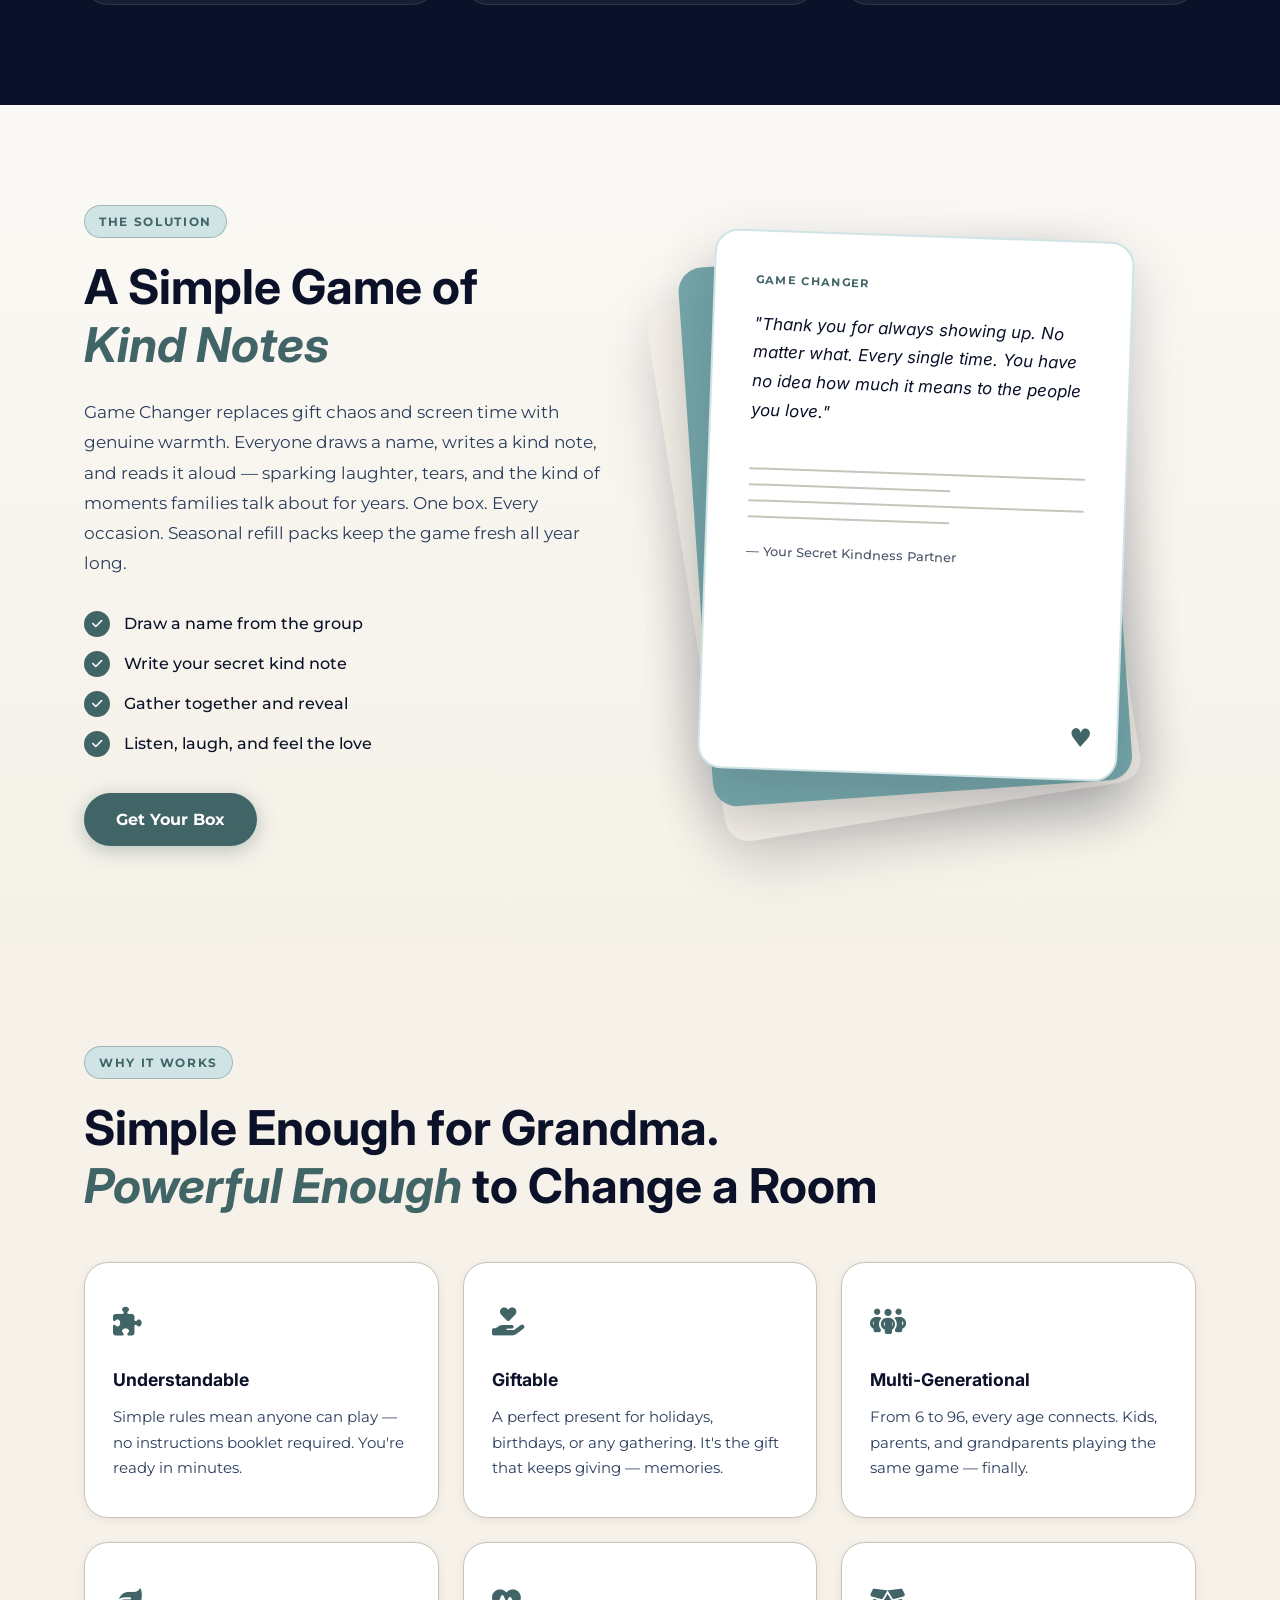
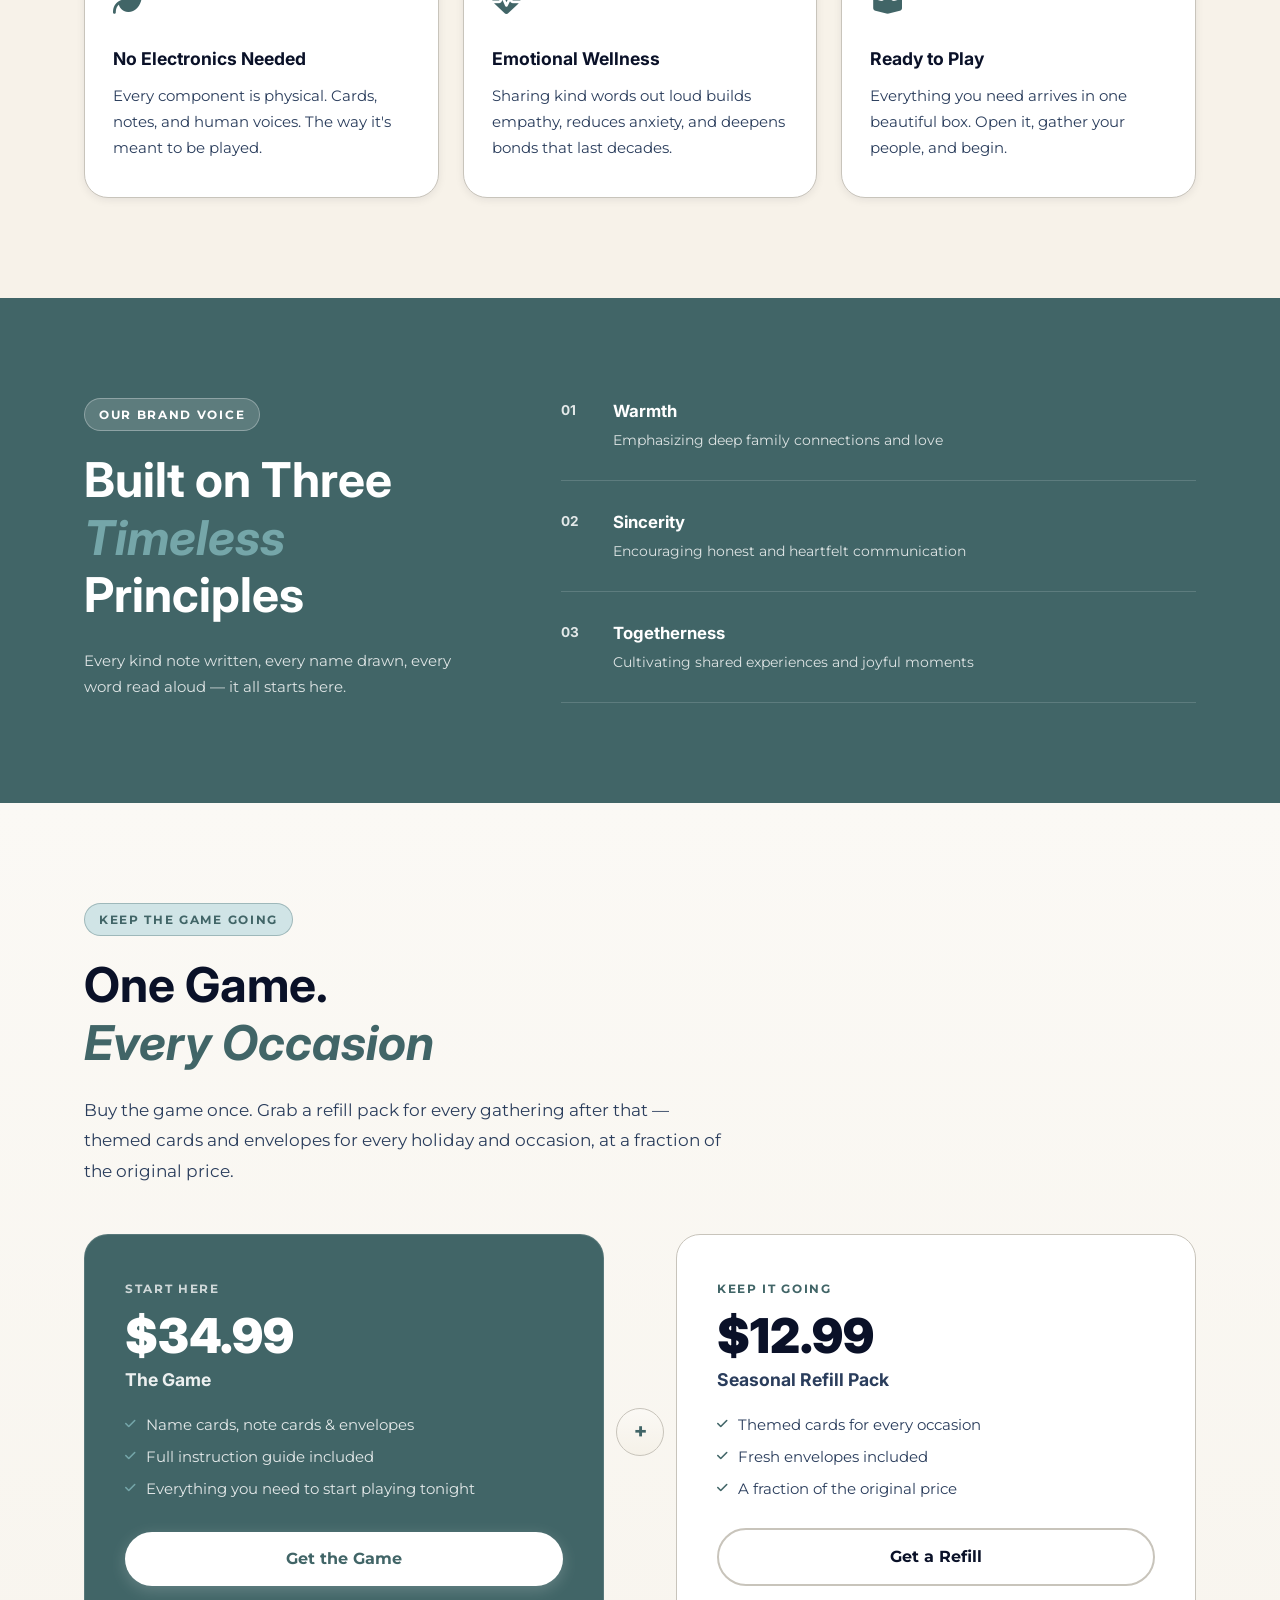
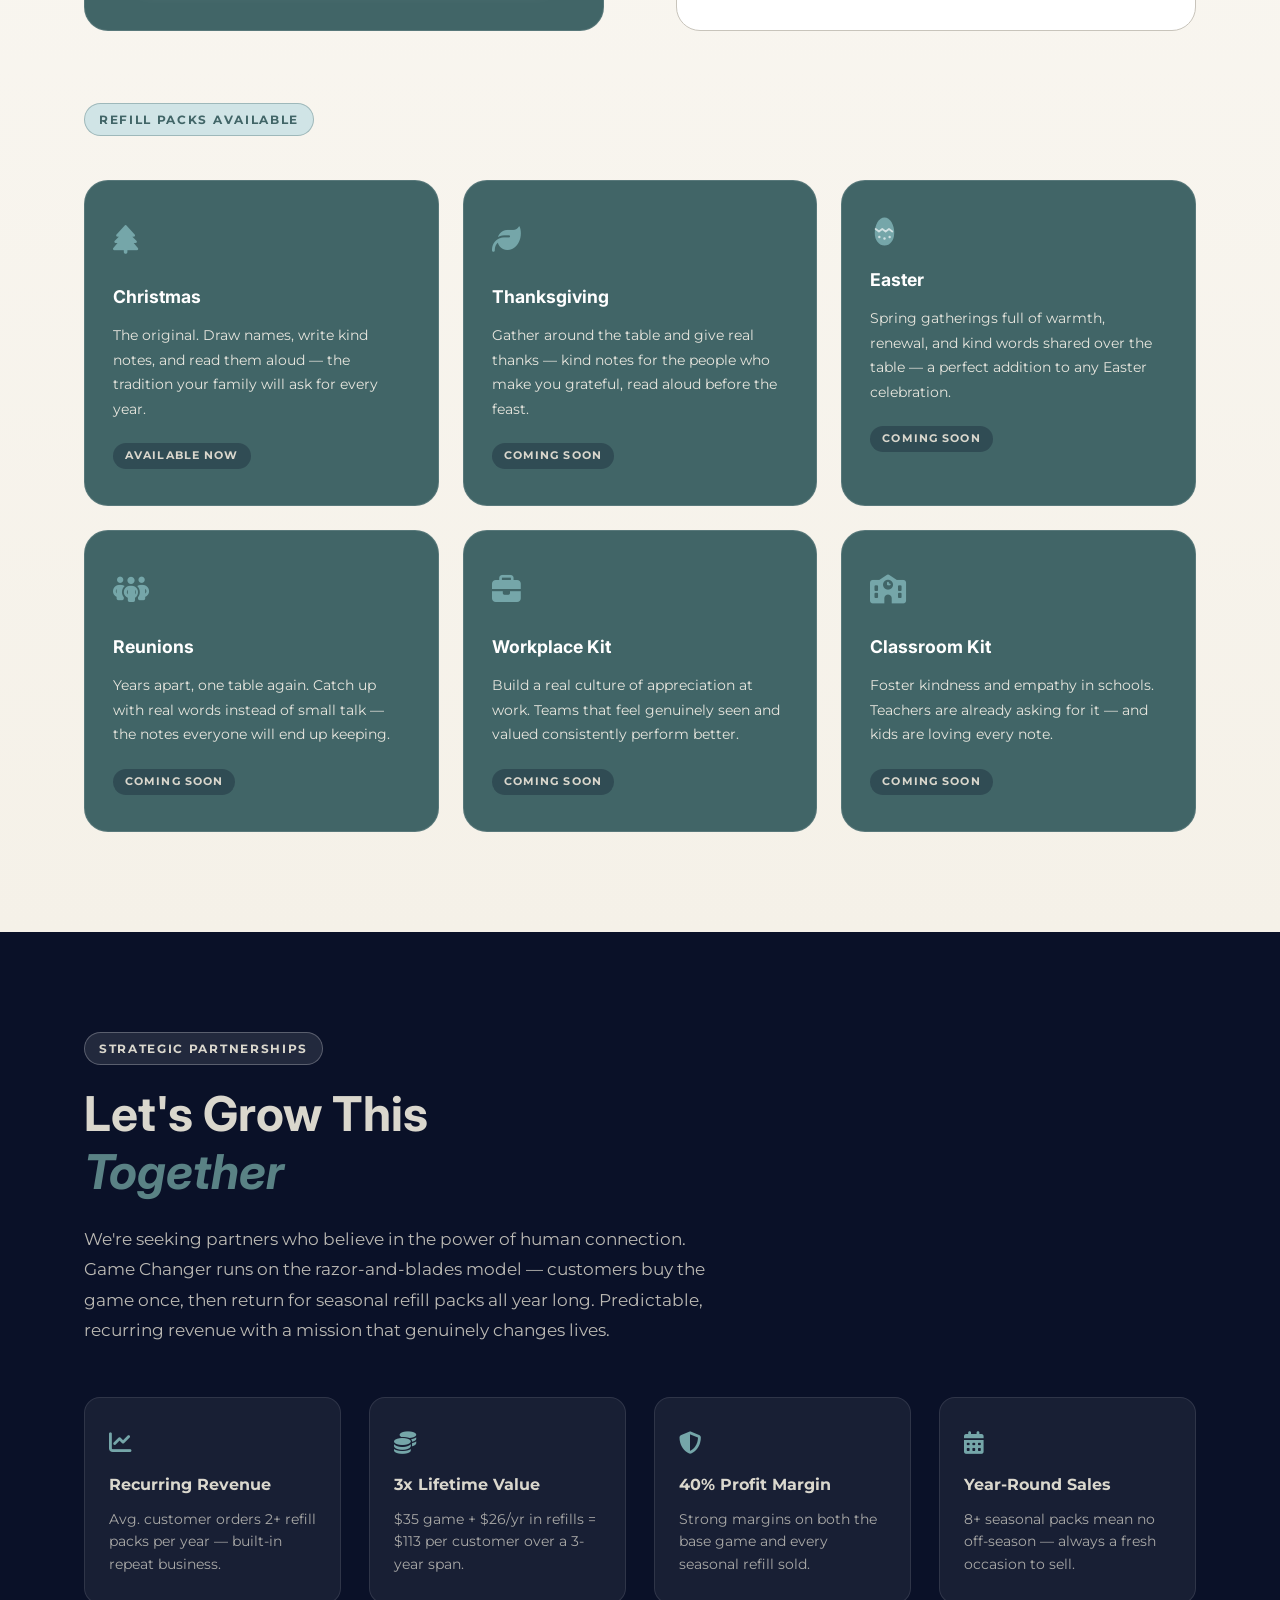
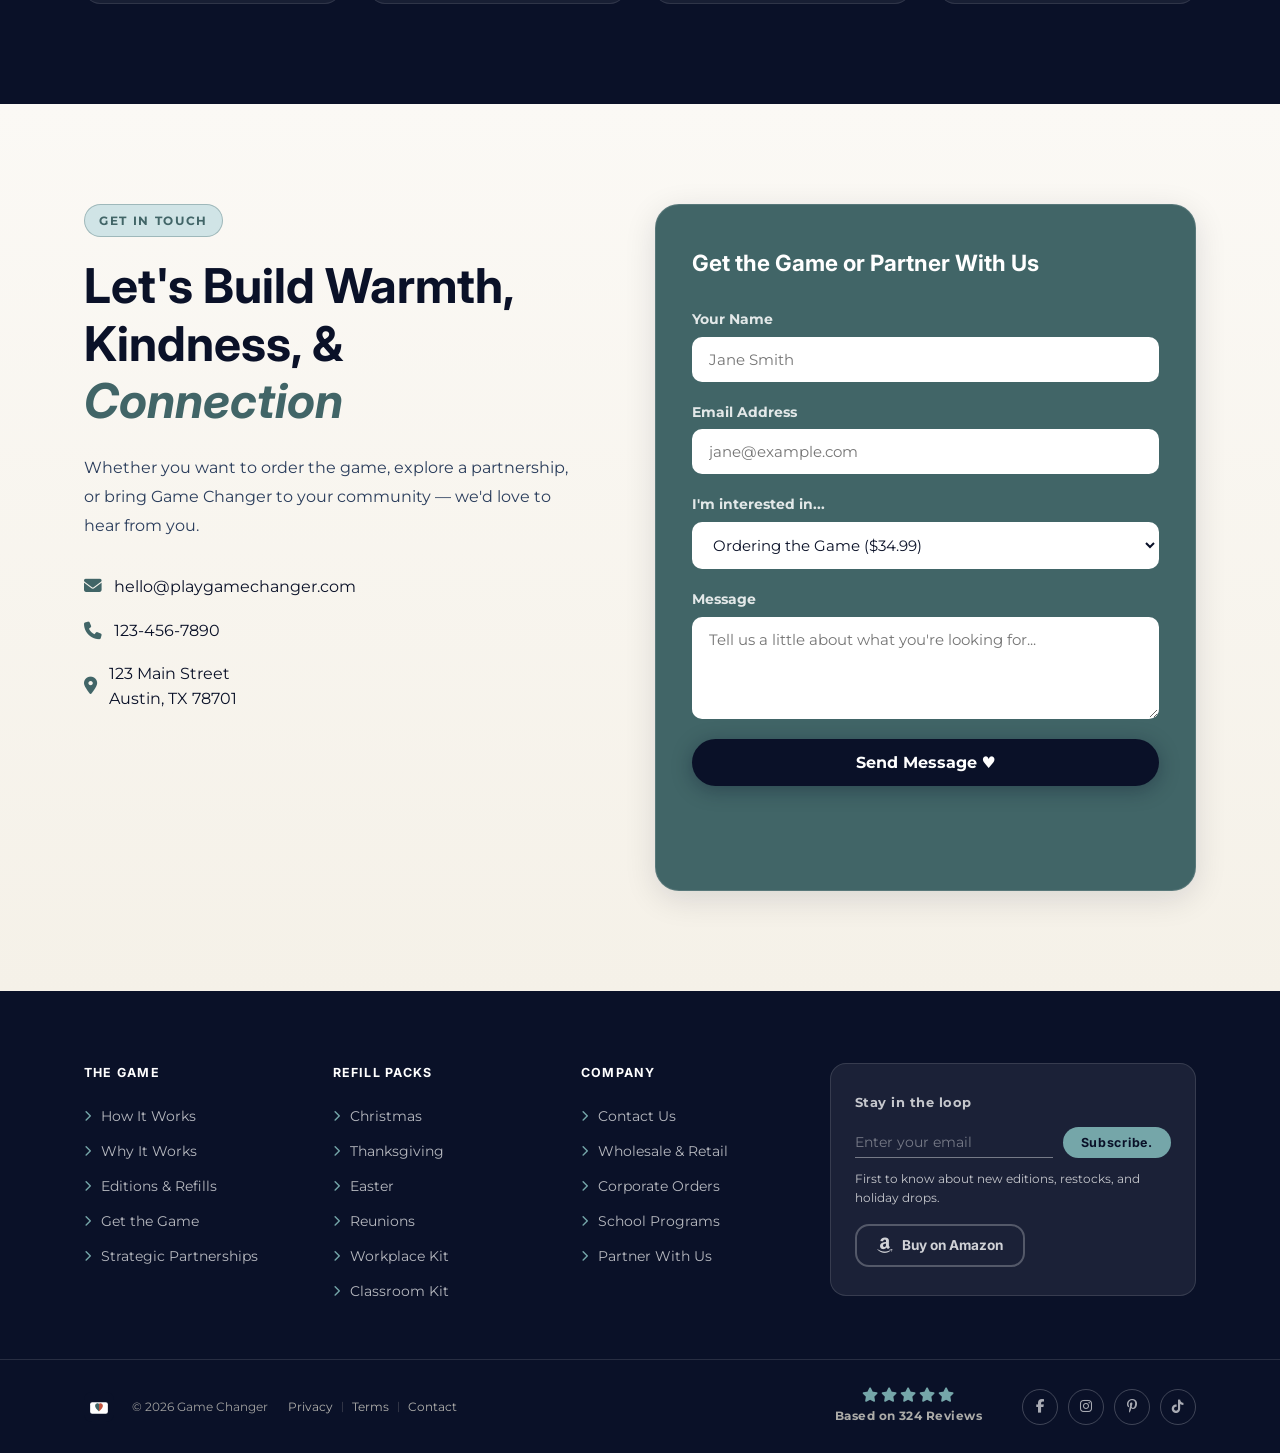
<file: v-pacific/index.html>
<!DOCTYPE html>
<html lang="en">
<head>
  <meta charset="UTF-8" />
  <meta name="viewport" content="width=device-width, initial-scale=1.0" />
  <title>Game Changer — The Family Kindness Game</title>
  <meta name="description" content="Game Changer puts down the phone and picks up the heart. Families draw names and share kind notes aloud — bringing back real human connection at Christmas, Valentine's Day, Easter, and beyond." />
  <link rel="preconnect" href="https://fonts.googleapis.com" />
  <link rel="preconnect" href="https://fonts.gstatic.com" crossorigin />
  <link href="https://fonts.googleapis.com/css2?family=Inter:ital,wght@0,300;0,400;0,500;0,600;0,700;0,800;1,400;1,700&family=Montserrat:wght@300;400;500;600;700;800&display=swap" rel="stylesheet" />
  <link rel="stylesheet" href="style.css" />
  <link rel="stylesheet" href="https://cdnjs.cloudflare.com/ajax/libs/font-awesome/6.5.1/css/all.min.css" crossorigin="anonymous" referrerpolicy="no-referrer" />
  <script>
    (function () {
      var stored = localStorage.getItem('gc-theme');
      var theme = stored || (window.matchMedia('(prefers-color-scheme: dark)').matches ? 'dark' : 'light');
      if (theme === 'dark') document.documentElement.setAttribute('data-theme', 'dark');
    })();
  </script>
</head>
<body>

  <!-- NAV -->
  <nav class="nav" id="nav">
    <div class="nav-inner">
      <a href="#" class="nav-logo" aria-label="Game Changer — Home">
        <svg width="38" height="38" viewBox="0 0 44 44" aria-hidden="true">
          <rect width="44" height="44" rx="11" fill="#0A1128"/>
          <rect x="9" y="15" width="26" height="17" rx="3" fill="white"/>
          <defs>
            <clipPath id="logoHeartLeftNav"><rect x="0" y="0" width="22" height="44"/></clipPath>
            <clipPath id="logoHeartRightNav"><rect x="22" y="0" width="22" height="44"/></clipPath>
          </defs>
          <path d="M22,28.5 C22,28.5 16.3,24.3 16.3,20.3 C16.3,18.2 17.9,16.5 19.9,16.5 C20.9,16.5 21.8,17 22,18 C22.2,17 23.1,16.5 24.1,16.5 C26.1,16.5 27.7,18.2 27.7,20.3 C27.7,24.3 22,28.5 22,28.5 Z" fill="#416567" clip-path="url(#logoHeartLeftNav)"/>
          <path d="M22,28.5 C22,28.5 16.3,24.3 16.3,20.3 C16.3,18.2 17.9,16.5 19.9,16.5 C20.9,16.5 21.8,17 22,18 C22.2,17 23.1,16.5 24.1,16.5 C26.1,16.5 27.7,18.2 27.7,20.3 C27.7,24.3 22,28.5 22,28.5 Z" fill="#C1543E" clip-path="url(#logoHeartRightNav)"/>
        </svg>
      </a>
      <div class="nav-right">
        <ul class="nav-links">
          <li><a href="#how-it-works">How It Works</a></li>
          <li><a href="#editions">Editions</a></li>
          <li><a href="#why">Why It Works</a></li>
          <li><a href="#contact" class="nav-cta">Get the Game</a></li>
        </ul>
        <div class="theme-toggle">
          <button type="button" class="theme-switch" id="themeToggle" role="switch" aria-checked="false" aria-label="Toggle dark mode">
            <span class="theme-switch-knob"></span>
          </button>
          <span class="theme-toggle-label" id="themeToggleLabel">Light Mode</span>
        </div>
        <button class="nav-hamburger" id="hamburger" aria-label="Open menu">
          <span></span><span></span><span></span>
        </button>
      </div>
    </div>
    <div class="nav-mobile" id="mobileMenu">
      <a href="#how-it-works">How It Works</a>
      <a href="#editions">Editions</a>
      <a href="#why">Why It Works</a>
      <a href="#contact">Get the Game</a>
    </div>
  </nav>

  <!-- HERO -->
  <section class="hero">
    <div class="hero-bg">
      <div class="hero-shape shape-1"></div>
      <div class="hero-shape shape-2"></div>
      <div class="hero-shape shape-3"></div>
    </div>
    <div class="container hero-content">
      <div class="hero-badge">Put down the phone. Pick up the heart.</div>
      <h1 class="hero-headline">
        The Game That<br />
        <em>Changes Everything</em><br />
        About Gathering
      </h1>
      <p class="hero-sub">
        Memorable moments and kind words shared at the hearth of the home —
        filled with family, food, laughter, and love. No screens. No stress.
        Just real, unforgettable human connection.
      </p>
      <div class="hero-actions">
        <a href="#contact" class="btn btn-primary">Get the Game</a>
        <a href="#how-it-works" class="btn btn-ghost">See How It Works</a>
      </div>
    </div>
    <div class="hero-stats-bar">
      <div class="container">
        <div class="hero-stats">
          <div class="stat">
            <span class="stat-num">5,000+</span>
            <span class="stat-label">Units Sold</span>
          </div>
          <div class="stat-divider"></div>
          <div class="stat">
            <span class="stat-num">95%</span>
            <span class="stat-label">Customer Satisfaction</span>
          </div>
          <div class="stat-divider"></div>
          <div class="stat">
            <span class="stat-num">$150K</span>
            <span class="stat-label">Revenue Generated</span>
          </div>
          <div class="stat-divider"></div>
          <div class="stat">
            <span class="stat-num">8+</span>
            <span class="stat-label">Seasonal Refill Packs</span>
          </div>
        </div>
      </div>
    </div>
    <div class="hero-scroll-hint">
      <span>Scroll to discover</span>
      <div class="scroll-arrow"></div>
    </div>
  </section>

  <!-- PROBLEM -->
  <section class="problem" id="problem">
    <div class="container">
      <div class="section-label">The Problem</div>
      <h2 class="section-title">Our Gatherings Are<br />Being <em>Stolen From Us</em></h2>
      <div class="problem-grid">
        <div class="problem-card">
          <div class="problem-icon"><i class="fa-solid fa-mobile-screen" aria-hidden="true"></i></div>
          <h3>Phones at the Table</h3>
          <p>Family dinners look like waiting rooms. Screens replace conversation. Connection slips away in the scroll.</p>
        </div>
        <div class="problem-card">
          <div class="problem-icon"><i class="fa-solid fa-gift" aria-hidden="true"></i></div>
          <h3>Spending Over Meaning</h3>
          <p>Holidays get buried under budgets and boxes. We spend more, stress more, and still miss what matters.</p>
        </div>
        <div class="problem-card">
          <div class="problem-icon"><i class="fa-solid fa-comment-dots" aria-hidden="true"></i></div>
          <h3>Words Left Unspoken</h3>
          <p>"I love you. I'm proud of you. You changed my life." These words sit unspoken. The moment never comes.</p>
        </div>
      </div>
    </div>
  </section>

  <!-- SOLUTION -->
  <section class="solution" id="how-it-works">
    <div class="container">
      <div class="solution-inner">
        <div class="solution-text">
          <div class="section-label">The Solution</div>
          <h2 class="section-title">A Simple Game of<br /><em>Kind Notes</em></h2>
          <p class="solution-desc">
            Game Changer replaces gift chaos and screen time with genuine warmth.
            Everyone draws a name, writes a kind note, and reads it aloud —
            sparking laughter, tears, and the kind of moments families talk about for years.
            One box. Every occasion. Seasonal refill packs keep the game fresh all year long.
          </p>
          <ul class="solution-list">
            <li>
              <span class="check"><i class="fa-solid fa-check" aria-hidden="true"></i></span>
              <span>Draw a name from the group</span>
            </li>
            <li>
              <span class="check"><i class="fa-solid fa-check" aria-hidden="true"></i></span>
              <span>Write your secret kind note</span>
            </li>
            <li>
              <span class="check"><i class="fa-solid fa-check" aria-hidden="true"></i></span>
              <span>Gather together and reveal</span>
            </li>
            <li>
              <span class="check"><i class="fa-solid fa-check" aria-hidden="true"></i></span>
              <span>Listen, laugh, and feel the love</span>
            </li>
          </ul>
          <a href="#contact" class="btn btn-primary">Get Your Box</a>
        </div>
        <div class="solution-visual">
          <div class="card-stack">
            <div class="note-card card-back">
              <div class="note-lines">
                <div class="note-line"></div>
                <div class="note-line short"></div>
                <div class="note-line"></div>
                <div class="note-line"></div>
                <div class="note-line short"></div>
                <div class="note-line"></div>
                <div class="note-line short"></div>
              </div>
            </div>
            <div class="note-card card-mid">
              <div class="note-header" style="color: rgba(10,17,40,0.45); margin-bottom: 20px;">Game Changer</div>
              <div class="note-content">
                <p class="note-text">"You make every room brighter just by walking in. I am so proud to call you mine."</p>
                <span class="note-sig">— With Love</span>
              </div>
              <div class="note-lines" style="margin-top: 28px;">
                <div class="note-line" style="background: rgba(10,17,40,0.15);"></div>
                <div class="note-line short" style="background: rgba(10,17,40,0.15);"></div>
                <div class="note-line" style="background: rgba(10,17,40,0.15);"></div>
              </div>
            </div>
            <div class="note-card card-front">
              <div class="note-header">Game Changer</div>
              <div class="note-content">
                <p class="note-text">"Thank you for always showing up. No matter what. Every single time. You have no idea how much it means to the people you love."</p>
                <div class="note-lines" style="margin-top: 24px; margin-bottom: 20px;">
                  <div class="note-line"></div>
                  <div class="note-line short"></div>
                  <div class="note-line"></div>
                  <div class="note-line short"></div>
                </div>
                <span class="note-sig">— Your Secret Kindness Partner</span>
              </div>
              <div class="note-heart">♥</div>
            </div>
          </div>
        </div>
      </div>
    </div>
  </section>

  <!-- WHY IT WORKS -->
  <section class="why" id="why">
    <div class="container">
      <div class="section-label">Why It Works</div>
      <h2 class="section-title">Simple Enough for Grandma.<br /><em>Powerful Enough</em> to Change a Room</h2>
      <div class="why-grid">
        <div class="why-card">
          <div class="why-icon"><i class="fa-solid fa-puzzle-piece" aria-hidden="true"></i></div>
          <h3>Understandable</h3>
          <p>Simple rules mean anyone can play — no instructions booklet required. You're ready in minutes.</p>
        </div>
        <div class="why-card">
          <div class="why-icon"><i class="fa-solid fa-hand-holding-heart" aria-hidden="true"></i></div>
          <h3>Giftable</h3>
          <p>A perfect present for holidays, birthdays, or any gathering. It's the gift that keeps giving — memories.</p>
        </div>
        <div class="why-card">
          <div class="why-icon"><i class="fa-solid fa-people-group" aria-hidden="true"></i></div>
          <h3>Multi-Generational</h3>
          <p>From 6 to 96, every age connects. Kids, parents, and grandparents playing the same game — finally.</p>
        </div>
        <div class="why-card">
          <div class="why-icon"><i class="fa-solid fa-leaf" aria-hidden="true"></i></div>
          <h3>No Electronics Needed</h3>
          <p>Every component is physical. Cards, notes, and human voices. The way it's meant to be played.</p>
        </div>
        <div class="why-card">
          <div class="why-icon"><i class="fa-solid fa-heart-pulse" aria-hidden="true"></i></div>
          <h3>Emotional Wellness</h3>
          <p>Sharing kind words out loud builds empathy, reduces anxiety, and deepens bonds that last decades.</p>
        </div>
        <div class="why-card">
          <div class="why-icon"><i class="fa-solid fa-box-open" aria-hidden="true"></i></div>
          <h3>Ready to Play</h3>
          <p>Everything you need arrives in one beautiful box. Open it, gather your people, and begin.</p>
        </div>
      </div>
    </div>
  </section>

  <!-- BRAND VALUES -->
  <section class="values">
    <div class="container">
      <div class="values-inner">
        <div class="values-text">
          <div class="section-label">Our Brand Voice</div>
          <h2 class="section-title">Built on Three<br /><em>Timeless</em> Principles</h2>
          <p class="values-sub">Every kind note written, every name drawn, every word read aloud — it all starts here.</p>
        </div>
        <div class="values-list">
          <div class="value-item">
            <span class="value-num">01</span>
            <div>
              <h4>Warmth</h4>
              <p>Emphasizing deep family connections and love</p>
            </div>
          </div>
          <div class="value-item">
            <span class="value-num">02</span>
            <div>
              <h4>Sincerity</h4>
              <p>Encouraging honest and heartfelt communication</p>
            </div>
          </div>
          <div class="value-item">
            <span class="value-num">03</span>
            <div>
              <h4>Togetherness</h4>
              <p>Cultivating shared experiences and joyful moments</p>
            </div>
          </div>
        </div>
      </div>
    </div>
  </section>

  <!-- REFILL PACKS -->
  <section class="editions" id="editions">
    <div class="container">
      <div class="section-label">Keep the Game Going</div>
      <h2 class="section-title">One Game.<br /><em>Every Occasion</em></h2>
      <p class="editions-intro">Buy the game once. Grab a refill pack for every gathering after that — themed cards and envelopes for every holiday and occasion, at a fraction of the original price.</p>
      <div class="pricing-grid">
        <div class="pricing-card pricing-card-primary">
          <span class="pricing-eyebrow">Start Here</span>
          <div class="pricing-price">$34.99</div>
          <div class="pricing-label">The Game</div>
          <ul class="pricing-features">
            <li><i class="fa-solid fa-check" aria-hidden="true"></i> Name cards, note cards &amp; envelopes</li>
            <li><i class="fa-solid fa-check" aria-hidden="true"></i> Full instruction guide included</li>
            <li><i class="fa-solid fa-check" aria-hidden="true"></i> Everything you need to start playing tonight</li>
          </ul>
          <a href="#contact" class="btn btn-primary btn-full">Get the Game</a>
        </div>

        <div class="pricing-connector" aria-hidden="true"><span class="pricing-connector-icon">+</span></div>

        <div class="pricing-card pricing-card-secondary">
          <span class="pricing-eyebrow">Keep It Going</span>
          <div class="pricing-price">$12.99</div>
          <div class="pricing-label">Seasonal Refill Pack</div>
          <ul class="pricing-features">
            <li><i class="fa-solid fa-check" aria-hidden="true"></i> Themed cards for every occasion</li>
            <li><i class="fa-solid fa-check" aria-hidden="true"></i> Fresh envelopes included</li>
            <li><i class="fa-solid fa-check" aria-hidden="true"></i> A fraction of the original price</li>
          </ul>
          <a href="#contact" class="btn btn-ghost btn-full">Get a Refill</a>
        </div>
      </div>

      <div class="section-label" style="margin-top: 56px;">Refill Packs Available</div>
      <div class="editions-grid" style="margin-top: 24px;">

        <div class="edition-card edition-christmas">
          <div class="edition-icon"><i class="fa-solid fa-tree" aria-hidden="true"></i></div>
          <h3>Christmas</h3>
          <p>The original. Draw names, write kind notes, and read them aloud — the tradition your family will ask for every year.</p>
          <span class="edition-tag edition-tag-live">Available Now</span>
        </div>

        <div class="edition-card edition-thanksgiving">
          <div class="edition-icon"><i class="fa-solid fa-leaf" aria-hidden="true"></i></div>
          <h3>Thanksgiving</h3>
          <p>Gather around the table and give real thanks — kind notes for the people who make you grateful, read aloud before the feast.</p>
          <span class="edition-tag">Coming Soon</span>
        </div>

        <div class="edition-card edition-easter">
          <div class="edition-icon">
            <svg width="29" height="29" viewBox="0 0 24 24" aria-hidden="true">
              <path d="M12,0.5 C16.6,0.5 20.05,6.48 20.05,13.15 C20.05,19.475 16.485,23.5 12,23.5 C7.515,23.5 3.95,19.475 3.95,13.15 C3.95,6.48 7.4,0.5 12,0.5 Z" fill="currentColor"/>
              <path d="M4.64,9.93 L7.4,12 L10.16,9.93 L12.92,12 L15.68,9.93 L18.44,12" stroke="rgba(255,255,255,0.65)" stroke-width="1.5" fill="none" stroke-linecap="round" stroke-linejoin="round"/>
              <circle cx="7.745" cy="16.6" r="1" fill="rgba(255,255,255,0.65)"/>
              <circle cx="12" cy="17.75" r="1" fill="rgba(255,255,255,0.65)"/>
              <circle cx="16.255" cy="16.6" r="1" fill="rgba(255,255,255,0.65)"/>
            </svg>
          </div>
          <h3>Easter</h3>
          <p>Spring gatherings full of warmth, renewal, and kind words shared over the table — a perfect addition to any Easter celebration.</p>
          <span class="edition-tag">Coming Soon</span>
        </div>

        <div class="edition-card edition-reunions">
          <div class="edition-icon"><i class="fa-solid fa-people-group" aria-hidden="true"></i></div>
          <h3>Reunions</h3>
          <p>Years apart, one table again. Catch up with real words instead of small talk — the notes everyone will end up keeping.</p>
          <span class="edition-tag">Coming Soon</span>
        </div>

        <div class="edition-card edition-workplace">
          <div class="edition-icon"><i class="fa-solid fa-briefcase" aria-hidden="true"></i></div>
          <h3>Workplace Kit</h3>
          <p>Build a real culture of appreciation at work. Teams that feel genuinely seen and valued consistently perform better.</p>
          <span class="edition-tag">Coming Soon</span>
        </div>

        <div class="edition-card edition-classroom">
          <div class="edition-icon"><i class="fa-solid fa-school" aria-hidden="true"></i></div>
          <h3>Classroom Kit</h3>
          <p>Foster kindness and empathy in schools. Teachers are already asking for it — and kids are loving every note.</p>
          <span class="edition-tag">Coming Soon</span>
        </div>

      </div>
    </div>
  </section>

  <!-- PARTNERSHIP -->
  <section class="partnership">
    <div class="container">
      <div class="partnership-inner">
        <div class="section-label">Strategic Partnerships</div>
        <h2 class="section-title">Let's Grow This<br /><em>Together</em></h2>
        <p class="partnership-desc">
          We're seeking partners who believe in the power of human connection.
          Game Changer runs on the razor-and-blades model — customers buy the game once,
          then return for seasonal refill packs all year long. Predictable, recurring revenue
          with a mission that genuinely changes lives.
        </p>
        <div class="partner-reasons">
          <div class="reason">
            <span class="reason-icon"><i class="fa-solid fa-chart-line" aria-hidden="true"></i></span>
            <strong>Recurring Revenue</strong>
            <p>Avg. customer orders 2+ refill packs per year — built-in repeat business.</p>
          </div>
          <div class="reason">
            <span class="reason-icon"><i class="fa-solid fa-coins" aria-hidden="true"></i></span>
            <strong>3x Lifetime Value</strong>
            <p>$35 game + $26/yr in refills = $113 per customer over a 3-year span.</p>
          </div>
          <div class="reason">
            <span class="reason-icon"><i class="fa-solid fa-shield-halved" aria-hidden="true"></i></span>
            <strong>40% Profit Margin</strong>
            <p>Strong margins on both the base game and every seasonal refill sold.</p>
          </div>
          <div class="reason">
            <span class="reason-icon"><i class="fa-solid fa-calendar-days" aria-hidden="true"></i></span>
            <strong>Year-Round Sales</strong>
            <p>8+ seasonal packs mean no off-season — always a fresh occasion to sell.</p>
          </div>
        </div>
      </div>
    </div>
  </section>

  <!-- CONTACT / CTA -->
  <section class="contact" id="contact">
    <div class="container">
      <div class="contact-inner">
        <div class="contact-left">
          <div class="section-label">Get in Touch</div>
          <h2 class="section-title">Let's Build Warmth,<br />Kindness, &amp; <em>Connection</em></h2>
          <p>
            Whether you want to order the game, explore a partnership, or bring
            Game Changer to your community — we'd love to hear from you.
          </p>
          <div class="contact-info">
            <div class="contact-item">
              <span class="contact-icon"><i class="fa-solid fa-envelope" aria-hidden="true"></i></span>
              <a href="mailto:hello@playgamechanger.com">hello@playgamechanger.com</a>
            </div>
            <div class="contact-item">
              <span class="contact-icon"><i class="fa-solid fa-phone" aria-hidden="true"></i></span>
              <a href="tel:+11234567890">123-456-7890</a>
            </div>
            <div class="contact-item">
              <span class="contact-icon"><i class="fa-solid fa-location-dot" aria-hidden="true"></i></span>
              <address style="font-style: normal;">123 Main Street<br />Austin, TX 78701</address>
            </div>
          </div>
        </div>
        <div class="contact-right">
          <form class="contact-form" onsubmit="handleSubmit(event)">
            <h3>Get the Game or Partner With Us</h3>
            <div class="form-group">
              <label for="name">Your Name</label>
              <input type="text" id="name" name="name" placeholder="Jane Smith" required />
            </div>
            <div class="form-group">
              <label for="email">Email Address</label>
              <input type="email" id="email" name="email" placeholder="jane@example.com" required />
            </div>
            <div class="form-group">
              <label for="interest">I'm interested in...</label>
              <select id="interest" name="interest">
                <option value="order-game">Ordering the Game ($34.99)</option>
                <option value="order-refill-christmas">Christmas Refill Pack</option>
                <option value="order-refill-valentine">Valentine's Day Refill Pack</option>
                <option value="order-refill-birthday">Birthday Refill Pack</option>
                <option value="partner">Partnership / Investment Opportunity</option>
                <option value="wholesale">Wholesale / Boutique Retail</option>
                <option value="classroom">Classroom / School Kit</option>
                <option value="corporate">Corporate &amp; Workplace</option>
                <option value="other">Something Else</option>
              </select>
            </div>
            <div class="form-group">
              <label for="message">Message</label>
              <textarea id="message" name="message" rows="4" placeholder="Tell us a little about what you're looking for..."></textarea>
            </div>
            <button type="submit" class="btn btn-primary btn-full">Send Message ♥</button>
            <p class="form-note" id="formNote"></p>
          </form>
        </div>
      </div>
    </div>
  </section>

  <!-- FOOTER -->
  <footer class="footer">
    <div class="footer-top">
      <div class="container footer-top-inner">

        <div class="footer-col">
          <h4 class="footer-col-title">The Game</h4>
          <ul class="footer-col-links">
            <li><a href="#how-it-works"><i class="fa-solid fa-chevron-right" aria-hidden="true"></i> How It Works</a></li>
            <li><a href="#why"><i class="fa-solid fa-chevron-right" aria-hidden="true"></i> Why It Works</a></li>
            <li><a href="#editions"><i class="fa-solid fa-chevron-right" aria-hidden="true"></i> Editions &amp; Refills</a></li>
            <li><a href="#contact"><i class="fa-solid fa-chevron-right" aria-hidden="true"></i> Get the Game</a></li>
            <li><a href="#contact"><i class="fa-solid fa-chevron-right" aria-hidden="true"></i> Strategic Partnerships</a></li>
          </ul>
        </div>

        <div class="footer-col">
          <h4 class="footer-col-title">Refill Packs</h4>
          <ul class="footer-col-links">
            <li><a href="#editions"><i class="fa-solid fa-chevron-right" aria-hidden="true"></i> Christmas</a></li>
            <li><a href="#editions"><i class="fa-solid fa-chevron-right" aria-hidden="true"></i> Thanksgiving</a></li>
            <li><a href="#editions"><i class="fa-solid fa-chevron-right" aria-hidden="true"></i> Easter</a></li>
            <li><a href="#editions"><i class="fa-solid fa-chevron-right" aria-hidden="true"></i> Reunions</a></li>
            <li><a href="#editions"><i class="fa-solid fa-chevron-right" aria-hidden="true"></i> Workplace Kit</a></li>
            <li><a href="#editions"><i class="fa-solid fa-chevron-right" aria-hidden="true"></i> Classroom Kit</a></li>
          </ul>
        </div>

        <div class="footer-col">
          <h4 class="footer-col-title">Company</h4>
          <ul class="footer-col-links">
            <li><a href="#contact"><i class="fa-solid fa-chevron-right" aria-hidden="true"></i> Contact Us</a></li>
            <li><a href="#contact"><i class="fa-solid fa-chevron-right" aria-hidden="true"></i> Wholesale &amp; Retail</a></li>
            <li><a href="#contact"><i class="fa-solid fa-chevron-right" aria-hidden="true"></i> Corporate Orders</a></li>
            <li><a href="#contact"><i class="fa-solid fa-chevron-right" aria-hidden="true"></i> School Programs</a></li>
            <li><a href="#contact"><i class="fa-solid fa-chevron-right" aria-hidden="true"></i> Partner With Us</a></li>
          </ul>
        </div>

        <div class="footer-col">
          <div class="footer-newsletter">
            <p class="footer-newsletter-label">Stay in the loop</p>
            <div class="footer-newsletter-form">
              <input type="email" placeholder="Enter your email" class="footer-newsletter-input" aria-label="Email address for newsletter" />
              <button class="footer-newsletter-btn" type="button">Subscribe.</button>
            </div>
            <p class="footer-newsletter-note">First to know about new editions, restocks, and holiday drops.</p>
            <a href="#" class="store-btn store-btn-footer">
              <i class="fa-brands fa-amazon" aria-hidden="true"></i>
              <span>Buy on Amazon</span>
            </a>
          </div>
        </div>

      </div>
    </div>

    <div class="footer-bottom">
      <div class="container footer-bottom-inner">
        <div class="footer-bottom-brand">
          <svg width="30" height="30" viewBox="0 0 44 44" aria-hidden="true">
            <rect width="44" height="44" rx="11" fill="#0A1128"/>
            <rect x="9" y="15" width="26" height="17" rx="3" fill="white"/>
            <defs>
              <clipPath id="logoHeartLeftFooter"><rect x="0" y="0" width="22" height="44"/></clipPath>
              <clipPath id="logoHeartRightFooter"><rect x="22" y="0" width="22" height="44"/></clipPath>
            </defs>
            <path d="M22,28.5 C22,28.5 16.3,24.3 16.3,20.3 C16.3,18.2 17.9,16.5 19.9,16.5 C20.9,16.5 21.8,17 22,18 C22.2,17 23.1,16.5 24.1,16.5 C26.1,16.5 27.7,18.2 27.7,20.3 C27.7,24.3 22,28.5 22,28.5 Z" fill="#416567" clip-path="url(#logoHeartLeftFooter)"/>
            <path d="M22,28.5 C22,28.5 16.3,24.3 16.3,20.3 C16.3,18.2 17.9,16.5 19.9,16.5 C20.9,16.5 21.8,17 22,18 C22.2,17 23.1,16.5 24.1,16.5 C26.1,16.5 27.7,18.2 27.7,20.3 C27.7,24.3 22,28.5 22,28.5 Z" fill="#C1543E" clip-path="url(#logoHeartRightFooter)"/>
          </svg>
          <div class="footer-bottom-legal">
            <p>© 2026 Game Changer</p>
            <div class="footer-legal-links">
              <a href="#">Privacy</a><span aria-hidden="true">|</span>
              <a href="#">Terms</a><span aria-hidden="true">|</span>
              <a href="#contact">Contact</a>
            </div>
          </div>
        </div>
        <div class="footer-stars">
          <div class="footer-stars-row">
            <i class="fa-solid fa-star" aria-hidden="true"></i>
            <i class="fa-solid fa-star" aria-hidden="true"></i>
            <i class="fa-solid fa-star" aria-hidden="true"></i>
            <i class="fa-solid fa-star" aria-hidden="true"></i>
            <i class="fa-solid fa-star" aria-hidden="true"></i>
          </div>
          <span class="footer-stars-label">Based on 324 Reviews</span>
        </div>
        <div class="footer-social">
          <a href="#" aria-label="Facebook"><i class="fa-brands fa-facebook-f" aria-hidden="true"></i></a>
          <a href="#" aria-label="Instagram"><i class="fa-brands fa-instagram" aria-hidden="true"></i></a>
          <a href="#" aria-label="Pinterest"><i class="fa-brands fa-pinterest-p" aria-hidden="true"></i></a>
          <a href="#" aria-label="TikTok"><i class="fa-brands fa-tiktok" aria-hidden="true"></i></a>
        </div>
      </div>
    </div>
  </footer>

  <script src="app.js"></script>
</body>
</html>
</file>
<file: style.css>
/* =============================================
   GAME CHANGER — Main Stylesheet
   ============================================= */

:root {
  --cream:       #dad7cd;
  --cream-dark:  #c8c4bb;
  --orange:      #416567;
  --orange-light:#5a8285;
  --orange-pale: #d0e4e6;
  --green:       #416567;
  --green-light: #75A6A9;
  --green-pale:  #e0eef0;
  --brown:       #0A1128;
  --brown-mid:   #2a3d5c;
  --warm-gray:   #4a5568;
  --white:       #FFFFFF;
  --shadow-sm:   0 2px 8px rgba(10,17,40,0.08);
  --shadow-md:   0 8px 32px rgba(10,17,40,0.12);
  --shadow-lg:   0 20px 60px rgba(10,17,40,0.16);
  --radius:      16px;
  --radius-lg:   24px;
  --font-serif:  'Playfair Display', Georgia, serif;
  --font-sans:   'Inter', system-ui, sans-serif;
}

*, *::before, *::after { box-sizing: border-box; margin: 0; padding: 0; }

html { scroll-behavior: smooth; }

body {
  font-family: var(--font-sans);
  background: var(--cream);
  color: var(--brown);
  line-height: 1.6;
  overflow-x: hidden;
}

/* ---- UTILITIES ---- */
.container {
  max-width: 1160px;
  margin: 0 auto;
  padding: 0 24px;
}

.section-label {
  display: inline-block;
  font-size: 0.75rem;
  font-weight: 600;
  letter-spacing: 0.14em;
  text-transform: uppercase;
  color: var(--orange);
  background: var(--orange-pale);
  padding: 6px 14px;
  border-radius: 100px;
  margin-bottom: 20px;
}

.section-title {
  font-family: var(--font-serif);
  font-size: clamp(2rem, 4vw, 3rem);
  font-weight: 700;
  line-height: 1.2;
  color: var(--brown);
  margin-bottom: 24px;
}

.section-title em {
  font-style: italic;
  color: var(--green);
}

.btn {
  display: inline-flex;
  align-items: center;
  justify-content: center;
  gap: 8px;
  padding: 14px 32px;
  border-radius: 100px;
  font-family: var(--font-sans);
  font-size: 1rem;
  font-weight: 600;
  text-decoration: none;
  cursor: pointer;
  border: none;
  transition: all 0.2s ease;
}

.btn-primary {
  background: var(--orange);
  color: var(--white);
  box-shadow: 0 4px 20px rgba(65,101,103,0.35);
}
.btn-primary:hover {
  background: var(--orange-light);
  transform: translateY(-2px);
  box-shadow: 0 8px 28px rgba(65,101,103,0.45);
}

.btn-ghost {
  background: transparent;
  color: var(--brown);
  border: 2px solid var(--cream-dark);
}
.btn-ghost:hover {
  background: var(--cream-dark);
  border-color: var(--brown-mid);
}

.btn-full { width: 100%; }

/* ---- NAVIGATION ---- */
.nav {
  position: fixed;
  top: 0;
  left: 0;
  right: 0;
  z-index: 100;
  background: rgba(218,215,205,0.92);
  backdrop-filter: blur(12px);
  border-bottom: 1px solid rgba(10,17,40,0.08);
  transition: box-shadow 0.2s;
}
.nav.scrolled { box-shadow: var(--shadow-md); }

.nav-inner {
  max-width: 1160px;
  margin: 0 auto;
  padding: 0 24px;
  height: 72px;
  display: flex;
  align-items: center;
  justify-content: space-between;
}

.nav-logo {
  font-family: var(--font-serif);
  font-size: 1.1rem;
  font-weight: 700;
  color: var(--brown);
  text-decoration: none;
}

.nav-links {
  display: flex;
  list-style: none;
  gap: 36px;
  align-items: center;
}
.nav-links a {
  text-decoration: none;
  font-size: 0.9rem;
  font-weight: 500;
  color: var(--brown-mid);
  transition: color 0.2s;
}
.nav-links a:hover { color: var(--orange); }

.nav-cta {
  background: var(--orange) !important;
  color: var(--white) !important;
  padding: 8px 20px;
  border-radius: 100px;
}
.nav-cta:hover { opacity: 0.9; }

.nav-hamburger {
  display: none;
  flex-direction: column;
  gap: 5px;
  background: none;
  border: none;
  cursor: pointer;
  padding: 4px;
}
.nav-hamburger span {
  display: block;
  width: 24px;
  height: 2px;
  background: var(--brown);
  border-radius: 2px;
  transition: all 0.2s;
}

.nav-mobile {
  display: none;
  flex-direction: column;
  padding: 16px 24px 20px;
  gap: 16px;
  border-top: 1px solid var(--cream-dark);
}
.nav-mobile a {
  text-decoration: none;
  font-weight: 500;
  color: var(--brown);
  padding: 4px 0;
}
.nav-mobile.open { display: flex; }

/* ---- HERO ---- */
.hero {
  position: relative;
  min-height: 100vh;
  display: flex;
  flex-direction: column;
  justify-content: center;
  padding: 120px 0 80px;
  overflow: hidden;
}

.hero-bg {
  position: absolute;
  inset: 0;
  pointer-events: none;
}

.hero-shape {
  position: absolute;
  border-radius: 50%;
  opacity: 0.12;
}
.shape-1 {
  width: 600px; height: 600px;
  background: var(--orange);
  top: -200px; right: -150px;
}
.shape-2 {
  width: 400px; height: 400px;
  background: var(--green);
  bottom: -100px; left: -100px;
}
.shape-3 {
  width: 250px; height: 250px;
  background: var(--orange);
  top: 50%; left: 45%;
  opacity: 0.07;
}

.hero-content {
  position: relative;
  z-index: 1;
  max-width: 800px;
}

.hero-badge {
  display: inline-block;
  font-size: 0.8rem;
  font-weight: 600;
  letter-spacing: 0.12em;
  text-transform: uppercase;
  color: var(--green);
  background: var(--green-pale);
  padding: 8px 18px;
  border-radius: 100px;
  margin-bottom: 28px;
}

.hero-headline {
  font-family: var(--font-serif);
  font-size: clamp(2.8rem, 6vw, 5rem);
  font-weight: 900;
  line-height: 1.1;
  color: var(--brown);
  margin-bottom: 28px;
}
.hero-headline em {
  font-style: italic;
  color: var(--green);
}

.hero-sub {
  font-size: clamp(1rem, 2vw, 1.2rem);
  color: var(--brown-mid);
  max-width: 600px;
  margin-bottom: 40px;
  line-height: 1.75;
}

.hero-actions {
  display: flex;
  gap: 16px;
  flex-wrap: wrap;
  margin-bottom: 64px;
}

.hero-stats {
  display: flex;
  align-items: center;
  gap: 0;
  flex-wrap: wrap;
  row-gap: 20px;
}

.stat {
  display: flex;
  flex-direction: column;
  padding: 0 40px 0 0;
}
.stat:first-child { padding-left: 0; }

.stat-num {
  font-family: var(--font-serif);
  font-size: 2.2rem;
  font-weight: 900;
  color: var(--orange);
  line-height: 1;
}
.stat-label {
  font-size: 0.78rem;
  color: var(--warm-gray);
  font-weight: 500;
  margin-top: 4px;
}

.stat-divider {
  width: 1px;
  height: 40px;
  background: var(--cream-dark);
  margin-right: 40px;
}

.hero-scroll-hint {
  position: absolute;
  bottom: 32px;
  left: 50%;
  transform: translateX(-50%);
  display: flex;
  flex-direction: column;
  align-items: center;
  gap: 8px;
  font-size: 0.72rem;
  letter-spacing: 0.12em;
  text-transform: uppercase;
  color: var(--warm-gray);
  animation: fadeInUp 1s ease 1.5s both;
}

.scroll-arrow {
  width: 20px;
  height: 20px;
  border-right: 2px solid var(--warm-gray);
  border-bottom: 2px solid var(--warm-gray);
  transform: rotate(45deg);
  animation: bounce 1.4s ease infinite;
}

@keyframes bounce {
  0%, 100% { transform: rotate(45deg) translateY(0); }
  50% { transform: rotate(45deg) translateY(5px); }
}

@keyframes fadeInUp {
  from { opacity: 0; transform: translateX(-50%) translateY(10px); }
  to   { opacity: 1; transform: translateX(-50%) translateY(0); }
}

/* ---- PROBLEM ---- */
.problem {
  padding: 100px 0;
  background: var(--brown);
}

.problem .section-label { background: rgba(255,255,255,0.1); color: var(--cream); }
.problem .section-title { color: var(--cream); }
.problem .section-title em { color: var(--orange-light); }

.problem-grid {
  display: grid;
  grid-template-columns: repeat(auto-fit, minmax(280px, 1fr));
  gap: 28px;
  margin-top: 48px;
}

.problem-card {
  background: rgba(255,255,255,0.06);
  border: 1px solid rgba(255,255,255,0.1);
  border-radius: var(--radius-lg);
  padding: 36px 32px;
  transition: transform 0.2s, background 0.2s;
}
.problem-card:hover {
  transform: translateY(-4px);
  background: rgba(255,255,255,0.1);
}

.problem-icon { font-size: 2rem; margin-bottom: 20px; color: var(--green-light); }

.problem-card h3 {
  font-family: var(--font-serif);
  font-size: 1.25rem;
  font-weight: 700;
  color: var(--cream);
  margin-bottom: 12px;
}

.problem-card p { color: rgba(218,215,205,0.8); line-height: 1.7; }

/* ---- SOLUTION ---- */
.solution {
  padding: 100px 0;
  background: var(--cream);
}

.solution-inner {
  display: grid;
  grid-template-columns: 1fr 1fr;
  gap: 80px;
  align-items: center;
}

.solution-desc {
  color: var(--brown-mid);
  line-height: 1.8;
  margin-bottom: 32px;
  font-size: 1.05rem;
}

.solution-list {
  list-style: none;
  display: flex;
  flex-direction: column;
  gap: 14px;
  margin-bottom: 36px;
}

.solution-list li {
  display: flex;
  align-items: center;
  gap: 14px;
  font-size: 1rem;
  color: var(--brown);
  font-weight: 500;
}

.check {
  display: flex;
  align-items: center;
  justify-content: center;
  width: 26px;
  height: 26px;
  border-radius: 50%;
  background: var(--green);
  color: white;
  font-size: 0.75rem;
  flex-shrink: 0;
}

/* Card stack visual */
.solution-visual {
  display: flex;
  justify-content: center;
  align-items: center;
  position: relative;
  height: 400px;
}

.card-stack { position: relative; width: 300px; height: 360px; }

.note-card {
  position: absolute;
  width: 300px;
  border-radius: 20px;
  padding: 32px;
  box-shadow: var(--shadow-lg);
}

.card-back {
  background: var(--cream-dark);
  transform: rotate(-8deg) translateY(20px);
  z-index: 1;
  height: 320px;
}

.card-mid {
  background: #75A6A9;
  transform: rotate(-3deg) translateY(10px);
  z-index: 2;
  border: none;
  color: var(--brown);
}

.card-front {
  background: var(--white);
  transform: rotate(2deg);
  z-index: 3;
  border: 2px solid var(--orange-pale);
}

.note-header {
  font-size: 0.7rem;
  font-weight: 700;
  letter-spacing: 0.15em;
  text-transform: uppercase;
  color: var(--orange);
  margin-bottom: 20px;
}

.note-lines {
  display: flex;
  flex-direction: column;
  gap: 14px;
  padding-top: 20px;
}
.note-line {
  height: 2px;
  background: var(--cream-dark);
  border-radius: 2px;
}
.note-line.short { width: 60%; }

.note-content { }

.note-text {
  font-family: var(--font-serif);
  font-size: 1.05rem;
  font-style: italic;
  line-height: 1.7;
  color: var(--brown);
  margin-bottom: 16px;
}

.note-sig {
  font-size: 0.8rem;
  color: var(--warm-gray);
  font-weight: 500;
}

.note-heart {
  position: absolute;
  bottom: 20px;
  right: 24px;
  font-size: 1.6rem;
  color: var(--orange);
}

/* ---- WHY IT WORKS ---- */
.why {
  padding: 100px 0;
  background: var(--cream-dark);
}

.why-grid {
  display: grid;
  grid-template-columns: repeat(auto-fit, minmax(280px, 1fr));
  gap: 24px;
  margin-top: 48px;
}

.why-card {
  background: var(--white);
  border-radius: var(--radius-lg);
  padding: 36px 28px;
  box-shadow: var(--shadow-sm);
  transition: transform 0.2s, box-shadow 0.2s;
}
.why-card:hover {
  transform: translateY(-6px);
  box-shadow: var(--shadow-md);
}

.why-icon { font-size: 1.8rem; margin-bottom: 20px; color: var(--green); }

.why-card h3 {
  font-family: var(--font-serif);
  font-size: 1.2rem;
  font-weight: 700;
  color: var(--brown);
  margin-bottom: 10px;
}
.why-card p { color: var(--brown-mid); line-height: 1.7; font-size: 0.95rem; }

/* ---- VALUES ---- */
.values {
  padding: 100px 0;
  background: var(--green);
}

.values-inner {
  display: grid;
  grid-template-columns: 1fr 1.6fr;
  gap: 80px;
  align-items: start;
}

.values .section-label { background: rgba(255,255,255,0.15); color: var(--white); }
.values .section-title { color: var(--white); }
.values .section-title em { color: var(--green-light); }

.values-list {
  display: flex;
  flex-direction: column;
  gap: 0;
}

.value-item {
  display: flex;
  align-items: flex-start;
  gap: 24px;
  padding: 28px 0;
  border-bottom: 1px solid rgba(255,255,255,0.15);
}
.value-item:first-child { padding-top: 0; }

.value-num {
  font-family: var(--font-serif);
  font-size: 0.85rem;
  font-weight: 700;
  color: rgba(255,255,255,0.4);
  min-width: 28px;
  padding-top: 2px;
}

.value-item h4 {
  font-family: var(--font-serif);
  font-size: 1.15rem;
  font-weight: 700;
  color: var(--white);
  margin-bottom: 4px;
}
.value-item p { color: rgba(255,255,255,0.7); font-size: 0.9rem; }

/* ---- EDITIONS / REFILL MODEL ---- */
.editions-intro {
  color: var(--brown-mid);
  font-size: 1.05rem;
  max-width: 640px;
  line-height: 1.8;
  margin-bottom: 48px;
}

.refill-model {
  display: flex;
  align-items: stretch;
  background: var(--white);
  border-radius: var(--radius-lg);
  box-shadow: var(--shadow-md);
  overflow: hidden;
  margin-bottom: 16px;
}

.refill-tier {
  flex: 1;
  padding: 44px 40px;
  display: flex;
  flex-direction: column;
  gap: 12px;
}

.refill-tier:first-child { background: var(--brown); }
.refill-tier:last-child  { background: var(--cream); }

.refill-tier-label {
  font-size: 0.75rem;
  font-weight: 700;
  letter-spacing: 0.14em;
  text-transform: uppercase;
  color: var(--orange-light);
}
.refill-tier:last-child .refill-tier-label { color: var(--orange); }

.refill-tier-price {
  font-family: var(--font-serif);
  font-size: 3rem;
  font-weight: 900;
  color: var(--white);
  line-height: 1;
}
.refill-tier:last-child .refill-tier-price { color: var(--brown); }

.refill-tier p {
  color: rgba(218,215,205,0.85);
  font-size: 0.95rem;
  line-height: 1.7;
  flex: 1;
}
.refill-tier:last-child p { color: var(--brown-mid); }

.refill-divider {
  font-size: 2rem;
  font-weight: 900;
  color: var(--orange);
  background: var(--cream-dark);
  align-self: stretch;
  display: flex;
  align-items: center;
  justify-content: center;
  min-width: 48px;
  padding: 0 8px;
}

@media (max-width: 700px) {
  .refill-model { flex-direction: column; }
  .refill-divider { padding: 12px; min-width: unset; width: 100%; }
}

.editions {
  padding: 100px 0;
  background: var(--cream);
}

.editions-grid {
  display: grid;
  grid-template-columns: repeat(auto-fit, minmax(240px, 1fr));
  gap: 24px;
  margin-top: 48px;
}

.edition-card {
  border-radius: var(--radius-lg);
  padding: 36px 28px;
  position: relative;
  overflow: hidden;
  transition: transform 0.2s;
}
.edition-card:hover { transform: translateY(-6px); }

.edition-christmas,
.edition-valentine,
.edition-galentine,
.edition-easter,
.edition-birthday,
.edition-memorial,
.edition-thanksgiving,
.edition-classroom,
.edition-workplace {
  background: var(--white);
  border: 1px solid var(--cream-dark);
  border-top: 3px solid var(--green);
}

.edition-tag-live {
  background: var(--green);
  color: var(--white);
}

.edition-icon { font-size: 1.8rem; margin-bottom: 20px; color: var(--green); }

.edition-card h3 {
  font-family: var(--font-serif);
  font-size: 1.2rem;
  font-weight: 700;
  color: var(--brown);
  margin-bottom: 12px;
}
.edition-card p { color: var(--brown-mid); font-size: 0.9rem; line-height: 1.7; margin-bottom: 20px; }

.edition-tag {
  display: inline-block;
  font-size: 0.7rem;
  font-weight: 700;
  letter-spacing: 0.1em;
  text-transform: uppercase;
  color: var(--orange);
  background: var(--orange-pale);
  padding: 4px 12px;
  border-radius: 100px;
}

/* ---- PARTNERSHIP ---- */
.partnership {
  padding: 100px 0;
  background: var(--brown);
}

.partnership .section-label { background: rgba(255,255,255,0.1); color: var(--cream); }
.partnership .section-title { color: var(--cream); }
.partnership .section-title em { color: var(--orange-light); }

.partnership-desc {
  max-width: 640px;
  color: rgba(218,215,205,0.85);
  line-height: 1.8;
  font-size: 1.05rem;
  margin-bottom: 52px;
}

.partner-reasons {
  display: grid;
  grid-template-columns: repeat(auto-fit, minmax(240px, 1fr));
  gap: 28px;
}

.reason {
  display: flex;
  gap: 20px;
  align-items: flex-start;
  background: rgba(255,255,255,0.06);
  border: 1px solid rgba(255,255,255,0.1);
  border-radius: var(--radius);
  padding: 28px 24px;
}

.reason-icon { font-size: 1.5rem; flex-shrink: 0; color: var(--green-light); }

.reason strong {
  display: block;
  font-size: 1rem;
  font-weight: 600;
  color: var(--cream);
  margin-bottom: 6px;
}
.reason p { font-size: 0.88rem; color: rgba(218,215,205,0.75); line-height: 1.6; }

/* ---- CONTACT ---- */
.contact {
  padding: 100px 0;
  background: var(--cream);
}

.contact-inner {
  display: grid;
  grid-template-columns: 1fr 1.1fr;
  gap: 80px;
  align-items: start;
}

.contact p {
  color: var(--brown-mid);
  line-height: 1.8;
  margin-bottom: 32px;
  font-size: 1rem;
}

.contact-info {
  display: flex;
  flex-direction: column;
  gap: 16px;
  margin-bottom: 32px;
}

.contact-item {
  display: flex;
  align-items: center;
  gap: 12px;
}
.contact-icon { font-size: 1.1rem; color: var(--green); }
.contact-item a {
  text-decoration: none;
  color: var(--brown);
  font-weight: 500;
  transition: color 0.2s;
}
.contact-item a:hover { color: var(--orange); }

.founder-name {
  font-family: var(--font-serif);
  font-style: italic;
  color: var(--warm-gray) !important;
  font-size: 1rem !important;
  margin-bottom: 0 !important;
}

/* Form */
.contact-form {
  background: var(--white);
  border-radius: var(--radius-lg);
  padding: 40px 36px;
  box-shadow: var(--shadow-md);
}

.contact-form h3 {
  font-family: var(--font-serif);
  font-size: 1.4rem;
  font-weight: 700;
  color: var(--brown);
  margin-bottom: 28px;
}

.form-group {
  display: flex;
  flex-direction: column;
  gap: 6px;
  margin-bottom: 20px;
}

.form-group label {
  font-size: 0.85rem;
  font-weight: 600;
  color: var(--brown);
}

.form-group input,
.form-group select,
.form-group textarea {
  padding: 12px 16px;
  border: 1.5px solid var(--cream-dark);
  border-radius: 10px;
  font-family: var(--font-sans);
  font-size: 0.95rem;
  color: var(--brown);
  background: var(--cream);
  outline: none;
  transition: border-color 0.2s;
  width: 100%;
  resize: vertical;
}

.form-group input:focus,
.form-group select:focus,
.form-group textarea:focus {
  border-color: var(--orange);
  background: var(--white);
}

.form-note {
  font-size: 0.85rem;
  color: var(--green);
  text-align: center;
  margin-top: 12px;
  min-height: 20px;
}

/* ---- FOOTER ---- */
.footer {
  background: var(--brown);
  padding: 60px 0 32px;
}

.footer-inner {
  display: flex;
  flex-direction: column;
  align-items: center;
  gap: 32px;
  text-align: center;
}

.footer-logo {
  font-family: var(--font-serif);
  font-size: 1.3rem;
  font-weight: 700;
  color: var(--cream);
  display: block;
  margin-bottom: 8px;
}

.footer-brand p {
  font-size: 0.88rem;
  color: rgba(218,215,205,0.7);
  max-width: 360px;
}

.footer-links {
  display: flex;
  gap: 32px;
  flex-wrap: wrap;
  justify-content: center;
}
.footer-links a {
  text-decoration: none;
  font-size: 0.88rem;
  color: rgba(218,215,205,0.7);
  transition: color 0.2s;
  font-weight: 500;
}
.footer-links a:hover { color: var(--orange-light); }

.footer-copy p {
  font-size: 0.8rem;
  color: rgba(218,215,205,0.4);
}

/* ---- ANIMATIONS ---- */
.fade-in {
  opacity: 0;
  transform: translateY(24px);
  transition: opacity 0.7s ease, transform 0.7s ease;
}
.fade-in.visible {
  opacity: 1;
  transform: translateY(0);
}

/* ---- RESPONSIVE ---- */
@media (max-width: 900px) {
  .solution-inner,
  .values-inner,
  .contact-inner {
    grid-template-columns: 1fr;
    gap: 48px;
  }

  .solution-visual { height: 340px; order: -1; }

  .nav-links { display: none; }
  .nav-hamburger { display: flex; }

  .hero-stats { gap: 20px; }
  .stat-divider { display: none; }
  .stat { padding: 0 20px 0 0; }
}

@media (max-width: 600px) {
  .hero { padding-top: 100px; }
  .hero-actions { flex-direction: column; }
  .btn { width: 100%; text-align: center; }
  .contact-form { padding: 28px 20px; }

  .card-stack { transform: scale(0.85); }
}
</file>
<file: secret-kindness-game/style.css>
/* =============================================
   GAME CHANGER — Main Stylesheet
   ============================================= */

:root {
  --cream:       #dad7cd;
  --cream-dark:  #c8c4bb;
  --orange:      #416567;
  --orange-light:#5a8285;
  --orange-pale: #d0e4e6;
  --green:       #416567;
  --green-light: #75A6A9;
  --green-pale:  #e0eef0;
  --brown:       #0A1128;
  --brown-mid:   #2a3d5c;
  --warm-gray:   #4a5568;
  --white:       #FFFFFF;
  --shadow-sm:   0 2px 8px rgba(10,17,40,0.08);
  --shadow-md:   0 8px 32px rgba(10,17,40,0.12);
  --shadow-lg:   0 20px 60px rgba(10,17,40,0.16);
  --radius:      16px;
  --radius-lg:   24px;
  --font-serif:    'Playfair Display', Georgia, serif;
  --font-heading:  'Inter', system-ui, sans-serif;
  --font-sans:     'Montserrat', system-ui, sans-serif;
}

*, *::before, *::after { box-sizing: border-box; margin: 0; padding: 0; }

html { scroll-behavior: smooth; }

body {
  font-family: var(--font-sans);
  background: var(--cream);
  color: var(--brown);
  line-height: 1.6;
  overflow-x: hidden;
}

/* ---- UTILITIES ---- */
.container {
  max-width: 1160px;
  margin: 0 auto;
  padding: 0 24px;
}

.section-label {
  display: inline-block;
  font-size: 0.75rem;
  font-weight: 700;
  letter-spacing: 0.14em;
  text-transform: uppercase;
  color: var(--orange);
  background: var(--orange-pale);
  padding: 6px 14px;
  border-radius: 100px;
  margin-bottom: 20px;
}

.section-title {
  font-family: var(--font-heading);
  font-size: clamp(2rem, 4vw, 3rem);
  font-weight: 700;
  line-height: 1.2;
  color: var(--brown);
  margin-bottom: 24px;
}

.section-title em {
  font-family: var(--font-serif);
  font-style: italic;
  font-weight: 400;
  color: var(--green);
}

.btn {
  display: inline-flex;
  align-items: center;
  justify-content: center;
  gap: 8px;
  padding: 14px 32px;
  border-radius: 100px;
  font-family: var(--font-sans);
  font-size: 1rem;
  font-weight: 700;
  text-decoration: none;
  cursor: pointer;
  border: none;
  transition: all 0.2s ease;
}

.btn-primary {
  background: var(--orange);
  color: var(--white);
  box-shadow: 0 4px 20px rgba(65,101,103,0.35);
}
.btn-primary:hover {
  background: var(--orange-light);
  transform: translateY(-2px);
  box-shadow: 0 8px 28px rgba(65,101,103,0.45);
}

.btn-ghost {
  background: transparent;
  color: var(--brown);
  border: 2px solid var(--cream-dark);
}
.btn-ghost:hover {
  background: var(--cream-dark);
  border-color: var(--brown-mid);
}

.btn-full { width: 100%; }

/* ---- NAVIGATION ---- */
.nav {
  position: fixed;
  top: 0;
  left: 0;
  right: 0;
  z-index: 100;
  background: rgba(218,215,205,0.92);
  backdrop-filter: blur(12px);
  border-bottom: 1px solid rgba(10,17,40,0.08);
  transition: box-shadow 0.2s;
}
.nav.scrolled { box-shadow: var(--shadow-md); }

.nav-inner {
  max-width: 1160px;
  margin: 0 auto;
  padding: 0 24px;
  height: 72px;
  display: flex;
  align-items: center;
  justify-content: space-between;
}

.nav-logo {
  display: flex;
  align-items: center;
  gap: 10px;
  font-family: var(--font-serif);
  font-size: 1.1rem;
  font-weight: 700;
  color: var(--brown);
  text-decoration: none;
}
.logo-icon { display: block; flex-shrink: 0; }

.footer-logo-lockup {
  display: flex;
  align-items: center;
  gap: 10px;
  margin-bottom: 6px;
}

.nav-links {
  display: flex;
  list-style: none;
  gap: 36px;
  align-items: center;
}
.nav-links a {
  text-decoration: none;
  font-size: 0.9rem;
  font-weight: 500;
  color: var(--brown-mid);
  transition: color 0.2s;
}
.nav-links a:hover { color: var(--orange); }

.nav-cta {
  background: var(--orange) !important;
  color: var(--white) !important;
  padding: 8px 20px;
  border-radius: 100px;
}
.nav-cta:hover { opacity: 0.9; }

.nav-hamburger {
  display: none;
  flex-direction: column;
  gap: 5px;
  background: none;
  border: none;
  cursor: pointer;
  padding: 4px;
}
.nav-hamburger span {
  display: block;
  width: 24px;
  height: 2px;
  background: var(--brown);
  border-radius: 2px;
  transition: all 0.2s;
}

.nav-mobile {
  display: none;
  flex-direction: column;
  padding: 16px 24px 20px;
  gap: 16px;
  border-top: 1px solid var(--cream-dark);
}
.nav-mobile a {
  text-decoration: none;
  font-weight: 500;
  color: var(--brown);
  padding: 4px 0;
}
.nav-mobile.open { display: flex; }

/* ---- HERO ---- */
.hero {
  position: relative;
  min-height: 100vh;
  display: flex;
  flex-direction: column;
  justify-content: center;
  padding: 120px 0 80px;
  overflow: hidden;
}

.hero-bg {
  position: absolute;
  inset: 0;
  pointer-events: none;
}

.hero-shape {
  position: absolute;
  border-radius: 50%;
  opacity: 0.12;
}
.shape-1 {
  width: 600px; height: 600px;
  background: var(--orange);
  top: -200px; right: -150px;
}
.shape-2 {
  width: 400px; height: 400px;
  background: var(--green);
  bottom: -100px; left: -100px;
}
.shape-3 {
  width: 250px; height: 250px;
  background: var(--orange);
  top: 50%; left: 45%;
  opacity: 0.07;
}

.hero-content {
  position: relative;
  z-index: 1;
  max-width: 800px;
}

.hero-badge {
  display: inline-block;
  font-size: 0.8rem;
  font-weight: 700;
  letter-spacing: 0.12em;
  text-transform: uppercase;
  color: var(--green);
  background: var(--green-pale);
  padding: 8px 18px;
  border-radius: 100px;
  margin-bottom: 28px;
}

.hero-headline {
  font-family: var(--font-heading);
  font-size: clamp(2.8rem, 6vw, 5rem);
  font-weight: 700;
  line-height: 1.1;
  color: var(--brown);
  margin-bottom: 28px;
}
.hero-headline em {
  font-family: var(--font-serif);
  font-style: italic;
  font-weight: 400;
  color: var(--green);
}

.hero-sub {
  font-size: clamp(1rem, 2vw, 1.2rem);
  color: var(--brown-mid);
  max-width: 600px;
  margin-bottom: 40px;
  line-height: 1.75;
}

.hero-actions {
  display: flex;
  gap: 16px;
  flex-wrap: wrap;
  margin-bottom: 0;
}

.hero-stats-bar {
  position: relative;
  z-index: 1;
  width: 100%;
  border-top: 1px solid var(--cream-dark);
  margin-top: 64px;
  padding-top: 40px;
  padding-bottom: 80px;
}

.hero-stats {
  display: grid;
  grid-template-columns: 1fr auto 1fr auto 1fr auto 1fr;
  align-items: center;
  width: 100%;
}

.stat {
  display: flex;
  flex-direction: column;
  align-items: center;
  padding: 0;
}
.stat:first-child { padding-left: 0; }

.stat-num {
  font-family: var(--font-serif);
  font-size: 2.2rem;
  font-weight: 900;
  color: var(--orange);
  line-height: 1;
}
.stat-label {
  font-size: 0.78rem;
  color: var(--warm-gray);
  font-weight: 500;
  margin-top: 4px;
}

.stat-divider {
  width: 1px;
  height: 40px;
  background: var(--cream-dark);
}

.hero-scroll-hint {
  position: absolute;
  bottom: 32px;
  left: 50%;
  transform: translateX(-50%);
  display: flex;
  flex-direction: column;
  align-items: center;
  gap: 8px;
  font-size: 0.72rem;
  letter-spacing: 0.12em;
  text-transform: uppercase;
  color: var(--warm-gray);
  animation: fadeInUp 1s ease 1.5s both;
}

.scroll-arrow {
  width: 20px;
  height: 20px;
  border-right: 2px solid var(--warm-gray);
  border-bottom: 2px solid var(--warm-gray);
  animation: bounce 1.4s ease infinite;
}

@keyframes bounce {
  0%, 100% { transform: translateY(0) rotate(45deg); }
  50% { transform: translateY(7px) rotate(45deg); }
}

@keyframes fadeInUp {
  from { opacity: 0; transform: translateX(-50%) translateY(10px); }
  to   { opacity: 1; transform: translateX(-50%) translateY(0); }
}

/* ---- PROBLEM ---- */
.problem {
  padding: 100px 0;
  background: var(--brown);
}

.problem .section-label { background: rgba(255,255,255,0.1); color: var(--cream); }
.problem .section-title { color: var(--cream); }
.problem .section-title em { color: var(--orange-light); }

.problem-grid {
  display: grid;
  grid-template-columns: repeat(auto-fit, minmax(280px, 1fr));
  gap: 28px;
  margin-top: 48px;
}

.problem-card {
  background: rgba(255,255,255,0.06);
  border: 1px solid rgba(255,255,255,0.1);
  border-radius: var(--radius-lg);
  padding: 36px 32px;
  transition: transform 0.2s, background 0.2s;
}
.problem-card:hover {
  transform: translateY(-4px);
  background: rgba(255,255,255,0.1);
}

.problem-icon { font-size: 2rem; margin-bottom: 20px; color: var(--green-light); }

.problem-card h3 {
  font-family: var(--font-heading);
  font-size: 1.25rem;
  font-weight: 700;
  color: var(--cream);
  margin-bottom: 12px;
}

.problem-card p { color: rgba(218,215,205,0.8); line-height: 1.7; }

/* ---- SOLUTION ---- */
.solution {
  padding: 100px 0;
  background: var(--cream);
}

.solution-inner {
  display: grid;
  grid-template-columns: 1fr 1fr;
  gap: 72px;
  align-items: center;
}

.solution-desc {
  color: var(--brown-mid);
  line-height: 1.8;
  margin-bottom: 32px;
  font-size: 1.05rem;
}

.solution-list {
  list-style: none;
  display: flex;
  flex-direction: column;
  gap: 14px;
  margin-bottom: 36px;
}

.solution-list li {
  display: flex;
  align-items: center;
  gap: 14px;
  font-size: 1rem;
  color: var(--brown);
  font-weight: 500;
}

.check {
  display: flex;
  align-items: center;
  justify-content: center;
  width: 26px;
  height: 26px;
  border-radius: 50%;
  background: var(--green);
  color: white;
  font-size: 0.75rem;
  flex-shrink: 0;
}

/* Card stack visual */
.solution-visual {
  display: flex;
  justify-content: center;
  align-items: center;
  position: relative;
  height: 620px;
}

.card-stack { position: relative; width: 460px; height: 580px; }

.note-card {
  position: absolute;
  width: 420px;
  border-radius: 24px;
  padding: 40px;
  box-shadow: var(--shadow-lg);
}

.card-back {
  background: var(--cream-dark);
  transform: rotate(-9deg) translateX(-28px) translateY(36px);
  z-index: 1;
  height: 540px;
}

.card-mid {
  background: #75A6A9;
  transform: rotate(-4deg) translateX(-12px) translateY(18px);
  z-index: 2;
  border: none;
  color: var(--brown);
  height: 540px;
}

.card-front {
  background: var(--white);
  transform: rotate(2deg);
  z-index: 3;
  border: 2px solid var(--orange-pale);
  min-height: 540px;
}

.note-header {
  font-size: 0.7rem;
  font-weight: 700;
  letter-spacing: 0.15em;
  text-transform: uppercase;
  color: var(--orange);
  margin-bottom: 20px;
}

.note-lines {
  display: flex;
  flex-direction: column;
  gap: 14px;
  padding-top: 20px;
}
.note-line {
  height: 2px;
  background: var(--cream-dark);
  border-radius: 2px;
}
.note-line.short { width: 60%; }

.note-content { }

.note-text {
  font-family: var(--font-serif);
  font-size: 1.05rem;
  font-style: italic;
  line-height: 1.7;
  color: var(--brown);
  margin-bottom: 16px;
}

.note-sig {
  font-size: 0.8rem;
  color: var(--warm-gray);
  font-weight: 500;
}

.note-heart {
  position: absolute;
  bottom: 20px;
  right: 24px;
  font-size: 1.6rem;
  color: var(--orange);
}

/* ---- WHY IT WORKS ---- */
.why {
  padding: 100px 0;
  background: var(--cream-dark);
}

.why-grid {
  display: grid;
  grid-template-columns: repeat(auto-fit, minmax(280px, 1fr));
  gap: 24px;
  margin-top: 48px;
}

.why-card {
  background: var(--white);
  border-radius: var(--radius-lg);
  padding: 36px 28px;
  box-shadow: var(--shadow-sm);
  transition: transform 0.2s, box-shadow 0.2s;
}
.why-card:hover {
  transform: translateY(-6px);
  box-shadow: var(--shadow-md);
}

.why-icon { font-size: 1.8rem; margin-bottom: 20px; color: var(--green); }

.why-card h3 {
  font-family: var(--font-heading);
  font-size: 1.1rem;
  font-weight: 700;
  color: var(--brown);
  margin-bottom: 10px;
}
.why-card p { color: var(--brown-mid); line-height: 1.7; font-size: 0.95rem; }

/* ---- VALUES ---- */
.values {
  padding: 100px 0;
  background: var(--green);
}

.values-inner {
  display: grid;
  grid-template-columns: 1fr 1.6fr;
  gap: 80px;
  align-items: start;
}

.values .section-label { background: rgba(255,255,255,0.15); color: var(--white); }
.values .section-title { color: var(--white); }
.values .section-title em { color: var(--green-light); }

.values-sub {
  color: rgba(255,255,255,0.7);
  font-size: 0.95rem;
  line-height: 1.7;
  margin-top: 16px;
}

.values-list {
  display: flex;
  flex-direction: column;
  gap: 0;
}

.value-item {
  display: flex;
  align-items: flex-start;
  gap: 24px;
  padding: 28px 0;
  border-bottom: 1px solid rgba(255,255,255,0.15);
}
.value-item:first-child { padding-top: 0; }

.value-num {
  font-family: var(--font-serif);
  font-size: 0.85rem;
  font-weight: 700;
  color: rgba(255,255,255,0.4);
  min-width: 28px;
  padding-top: 2px;
}

.value-item h4 {
  font-family: var(--font-heading);
  font-size: 1.05rem;
  font-weight: 700;
  color: var(--white);
  margin-bottom: 4px;
}
.value-item p { color: rgba(255,255,255,0.7); font-size: 0.9rem; }

/* ---- EDITIONS / REFILL MODEL ---- */
.editions-intro {
  color: var(--brown-mid);
  font-size: 1.05rem;
  max-width: 640px;
  line-height: 1.8;
  margin-bottom: 48px;
}

.refill-model {
  display: flex;
  align-items: stretch;
  background: var(--white);
  border-radius: var(--radius-lg);
  box-shadow: var(--shadow-md);
  overflow: hidden;
  margin-bottom: 16px;
}

.refill-tier {
  flex: 1;
  padding: 44px 40px;
  display: flex;
  flex-direction: column;
  gap: 12px;
}

.refill-tier:first-child { background: var(--green); }
.refill-tier:last-child  { background: var(--green-light); }

.refill-tier-label {
  font-size: 0.75rem;
  font-weight: 700;
  letter-spacing: 0.14em;
  text-transform: uppercase;
  color: rgba(255,255,255,0.7);
}
.refill-tier:last-child .refill-tier-label { color: rgba(10,17,40,0.6); }

.refill-tier-price {
  font-family: var(--font-serif);
  font-size: 3rem;
  font-weight: 900;
  color: var(--white);
  line-height: 1;
}
.refill-tier:last-child .refill-tier-price { color: var(--brown); }

.refill-tier p {
  color: rgba(255,255,255,0.85);
  font-size: 0.95rem;
  line-height: 1.7;
  flex: 1;
}
.refill-tier:last-child p { color: rgba(10,17,40,0.75); }

/* Left tier — always-visible white button on dark teal */
.refill-tier:first-child .btn-primary {
  background: var(--white);
  color: var(--green);
  box-shadow: 0 4px 16px rgba(255,255,255,0.2);
}
.refill-tier:first-child .btn-primary:hover {
  background: var(--cream);
  color: var(--green);
  transform: translateY(-2px);
}

/* Right tier — dark button on blue-teal */
.refill-tier:last-child .btn-ghost {
  background: var(--brown);
  color: var(--white);
  border-color: var(--brown);
}
.refill-tier:last-child .btn-ghost:hover {
  background: var(--brown-mid);
  border-color: var(--brown-mid);
}

.refill-divider {
  background: var(--white);
  border-left: 1px solid rgba(65,101,103,0.15);
  border-right: 1px solid rgba(65,101,103,0.15);
  align-self: stretch;
  display: flex;
  align-items: center;
  justify-content: center;
  min-width: 84px;
  padding: 0;
  cursor: pointer;
  border: none;
  transition: background 0.3s ease;
  position: relative;
}
.refill-divider:hover { background: var(--green-pale); }

.plus-icon {
  display: flex;
  align-items: center;
  justify-content: center;
  width: 52px;
  height: 52px;
  border-radius: 50%;
  background: var(--green);
  color: var(--white);
  font-size: 1.7rem;
  font-weight: 700;
  line-height: 1;
  user-select: none;
  transition: transform 0.4s cubic-bezier(0.34, 1.56, 0.64, 1), background 0.25s, box-shadow 0.25s;
  box-shadow: 0 4px 16px rgba(65,101,103,0.4);
}
.refill-divider:hover .plus-icon {
  transform: rotate(135deg) scale(1.18);
  background: var(--brown);
  box-shadow: 0 6px 22px rgba(10,17,40,0.4);
}
.refill-divider:focus-visible {
  outline: 3px solid var(--green-light);
  outline-offset: 3px;
}

@media (max-width: 700px) {
  .refill-model { flex-direction: column; }
  .refill-divider { min-width: unset; width: 100%; min-height: 72px; }
}

/* Store buttons */
.store-links {
  display: flex;
  gap: 16px;
  flex-wrap: wrap;
  margin-top: 20px;
}
.store-btn {
  display: inline-flex;
  align-items: center;
  gap: 10px;
  padding: 12px 28px;
  border: 2px solid var(--green);
  border-radius: 14px;
  text-decoration: none;
  color: var(--green);
  background: transparent;
  font-family: var(--font-heading);
  font-size: 1rem;
  font-weight: 700;
  transition: background 0.2s, color 0.2s;
}
.store-btn:hover {
  background: var(--green);
  color: var(--white);
}
.store-btn i { font-size: 1.25rem; }

.store-btn-footer {
  margin-top: 16px;
  border-color: rgba(255,255,255,0.25);
  color: rgba(255,255,255,0.8);
  font-size: 0.85rem;
  padding: 9px 20px;
}
.store-btn-footer i { font-size: 1.1rem; }
.store-btn-footer:hover {
  background: rgba(255,255,255,0.08);
  border-color: rgba(255,255,255,0.45);
  color: var(--white);
}

.editions {
  padding: 100px 0;
  background: var(--cream);
}

.editions-grid {
  display: grid;
  grid-template-columns: repeat(auto-fit, minmax(240px, 1fr));
  gap: 24px;
  margin-top: 48px;
}

.edition-card {
  border-radius: var(--radius-lg);
  padding: 36px 28px;
  position: relative;
  overflow: hidden;
  transition: transform 0.2s;
}
.edition-card:hover { transform: translateY(-6px); }

.edition-christmas,
.edition-valentine,
.edition-galentine,
.edition-easter,
.edition-birthday,
.edition-memorial,
.edition-classroom,
.edition-workplace {
  background: var(--green);
  border: none;
  border-top: 3px solid rgba(255,255,255,0.15);
}

.edition-tag-live {
  background: var(--green-light);
  color: var(--brown);
}

.edition-icon { font-size: 1.8rem; margin-bottom: 20px; color: var(--green-light); }

.edition-card h3 {
  font-family: var(--font-heading);
  font-size: 1.1rem;
  font-weight: 700;
  color: var(--white);
  margin-bottom: 12px;
}
.edition-card p { color: rgba(218,215,205,0.8); font-size: 0.9rem; line-height: 1.7; margin-bottom: 20px; }

.edition-tag {
  display: inline-block;
  font-size: 0.7rem;
  font-weight: 700;
  letter-spacing: 0.1em;
  text-transform: uppercase;
  color: rgba(218,215,205,0.8);
  background: rgba(255,255,255,0.1);
  padding: 4px 12px;
  border-radius: 100px;
}

/* ---- PARTNERSHIP ---- */
.partnership {
  padding: 100px 0;
  background: var(--brown);
}

.partnership .section-label { background: rgba(255,255,255,0.1); color: var(--cream); }
.partnership .section-title { color: var(--cream); }
.partnership .section-title em { color: var(--orange-light); }

.partnership-desc {
  max-width: 640px;
  color: rgba(218,215,205,0.85);
  line-height: 1.8;
  font-size: 1.05rem;
  margin-bottom: 52px;
}

.partner-reasons {
  display: grid;
  grid-template-columns: repeat(auto-fit, minmax(240px, 1fr));
  gap: 28px;
  align-items: stretch;
}

.reason {
  display: flex;
  flex-direction: column;
  align-items: flex-start;
  gap: 10px;
  background: rgba(255,255,255,0.06);
  border: 1px solid rgba(255,255,255,0.1);
  border-radius: var(--radius);
  padding: 28px 24px;
}

.reason-icon { font-size: 1.4rem; color: var(--green-light); }

.reason strong {
  display: block;
  font-size: 1rem;
  font-weight: 700;
  color: var(--cream);
}
.reason p { font-size: 0.88rem; color: rgba(218,215,205,0.75); line-height: 1.6; }

/* ---- CONTACT ---- */
.contact {
  padding: 100px 0;
  background: var(--cream);
}

.contact-inner {
  display: grid;
  grid-template-columns: 1fr 1.1fr;
  gap: 80px;
  align-items: start;
}

.contact p {
  color: var(--brown-mid);
  line-height: 1.8;
  margin-bottom: 32px;
  font-size: 1rem;
}

.contact-info {
  display: flex;
  flex-direction: column;
  gap: 16px;
  margin-bottom: 32px;
}

.contact-item {
  display: flex;
  align-items: center;
  gap: 12px;
}
.contact-icon { font-size: 1.1rem; color: var(--green); }
.contact-item a {
  text-decoration: none;
  color: var(--brown);
  font-weight: 500;
  transition: color 0.2s;
}
.contact-item a:hover { color: var(--orange); }

.founder-name {
  font-family: var(--font-serif);
  font-style: italic;
  color: var(--warm-gray) !important;
  font-size: 1rem !important;
  margin-bottom: 0 !important;
}

/* Form */
.contact-form {
  background: var(--green);
  border-radius: var(--radius-lg);
  padding: 40px 36px;
  box-shadow: var(--shadow-md);
}

.contact-form h3 {
  font-family: var(--font-heading);
  font-size: 1.4rem;
  font-weight: 700;
  color: var(--white);
  margin-bottom: 28px;
}

.form-group {
  display: flex;
  flex-direction: column;
  gap: 6px;
  margin-bottom: 20px;
}

.form-group label {
  font-size: 0.85rem;
  font-weight: 700;
  color: rgba(255,255,255,0.85);
}

.form-group input,
.form-group select,
.form-group textarea {
  padding: 12px 16px;
  border: 1.5px solid rgba(255,255,255,0.2);
  border-radius: 10px;
  font-family: var(--font-sans);
  font-size: 0.95rem;
  color: var(--brown);
  background: var(--white);
  outline: none;
  transition: border-color 0.2s, box-shadow 0.2s;
  width: 100%;
  resize: vertical;
}

.form-group input:focus,
.form-group select:focus,
.form-group textarea:focus {
  border-color: var(--green-light);
  box-shadow: 0 0 0 3px rgba(117,166,169,0.25);
}

.form-note {
  font-size: 0.85rem;
  color: var(--green-light);
  text-align: center;
  margin-top: 12px;
  min-height: 20px;
}

.contact-form .btn-primary {
  background: var(--brown);
  color: var(--white);
  box-shadow: 0 4px 20px rgba(10,17,40,0.35);
}
.contact-form .btn-primary:hover {
  background: var(--brown-mid);
  transform: translateY(-2px);
  box-shadow: 0 8px 28px rgba(10,17,40,0.45);
}

/* ---- FOOTER ---- */
.footer { background: var(--brown); }

.footer-top {
  padding: 72px 0 56px;
  border-bottom: 1px solid rgba(255,255,255,0.12);
}

.footer-top-inner {
  display: grid;
  grid-template-columns: 1fr 1fr 1fr 1.5fr;
  gap: 48px;
  align-items: start;
}

.footer-col-title {
  font-family: var(--font-heading);
  font-size: 0.78rem;
  font-weight: 700;
  letter-spacing: 0.1em;
  text-transform: uppercase;
  color: var(--white);
  margin-bottom: 22px;
}

.footer-col-links {
  list-style: none;
  display: flex;
  flex-direction: column;
  gap: 12px;
}
.footer-col-links a {
  display: flex;
  align-items: center;
  gap: 10px;
  text-decoration: none;
  font-size: 0.9rem;
  color: rgba(255,255,255,0.7);
  transition: color 0.2s;
}
.footer-col-links a:hover { color: var(--white); }
.footer-col-links i { font-size: 0.7rem; color: var(--green-light); flex-shrink: 0; }

/* Newsletter */
.footer-newsletter {
  background: rgba(255,255,255,0.07);
  border-radius: var(--radius);
  padding: 28px 24px;
  border: 1px solid rgba(255,255,255,0.12);
}
.footer-newsletter-label {
  font-size: 0.82rem;
  font-weight: 700;
  color: rgba(255,255,255,0.75);
  margin-bottom: 14px;
  letter-spacing: 0.04em;
}
.footer-newsletter-form {
  display: flex;
  align-items: center;
  gap: 10px;
  margin-bottom: 12px;
}
.footer-newsletter-input {
  flex: 1;
  background: transparent;
  border: none;
  border-bottom: 1.5px solid rgba(255,255,255,0.4);
  border-radius: 0;
  outline: none;
  font-family: var(--font-sans);
  font-size: 0.9rem;
  color: var(--white);
  padding: 6px 0;
  transition: border-color 0.2s;
}
.footer-newsletter-input:focus { border-bottom-color: var(--green-light); }
.footer-newsletter-input::placeholder { color: rgba(255,255,255,0.4); }
.footer-newsletter-btn {
  flex-shrink: 0;
  background: var(--green-light);
  border: none;
  border-radius: 100px;
  cursor: pointer;
  font-family: var(--font-heading);
  font-size: 0.78rem;
  font-weight: 700;
  letter-spacing: 0.06em;
  color: var(--brown);
  padding: 8px 18px;
  transition: opacity 0.2s, transform 0.15s;
}
.footer-newsletter-btn:hover { opacity: 0.88; transform: translateY(-1px); }
.footer-newsletter-note {
  font-size: 0.76rem;
  color: rgba(255,255,255,0.5);
  line-height: 1.55;
}

/* Stars */
.footer-stars {
  display: flex;
  flex-direction: column;
  align-items: center;
  gap: 4px;
  white-space: nowrap;
}
.footer-stars-row {
  display: flex;
  gap: 3px;
  color: var(--green-light);
  font-size: 0.9rem;
}
.footer-stars-label {
  font-size: 0.72rem;
  font-weight: 700;
  color: rgba(218,215,205,0.55);
  letter-spacing: 0.04em;
}

/* Bottom bar */
.footer-bottom { padding: 28px 0; }
.footer-bottom-inner {
  display: grid;
  grid-template-columns: 1fr auto auto;
  gap: 40px;
  align-items: center;
}
.footer-bottom-brand {
  display: flex;
  align-items: center;
  gap: 18px;
}
.footer-bottom-legal { justify-self: center; }
.footer-stars { justify-self: center; }
.footer-social { justify-self: end; }

.footer-logo {
  font-family: var(--font-serif);
  font-size: 1.2rem;
  font-weight: 700;
  color: var(--cream);
}
.footer-bottom-brand p {
  font-size: 0.8rem;
  color: rgba(218,215,205,0.5);
}

.footer-bottom-legal {
  display: flex;
  flex-direction: row;
  align-items: center;
  gap: 20px;
}
.footer-bottom-legal > p {
  font-size: 0.76rem;
  color: rgba(218,215,205,0.45);
}
.footer-legal-links {
  display: flex;
  align-items: center;
  gap: 8px;
}
.footer-legal-links a {
  text-decoration: none;
  font-size: 0.76rem;
  color: rgba(218,215,205,0.6);
  transition: color 0.2s;
}
.footer-legal-links a:hover { color: var(--cream); }
.footer-legal-links span { color: rgba(218,215,205,0.25); font-size: 0.7rem; }

.footer-social {
  display: flex;
  gap: 10px;
}
.footer-social a {
  display: flex;
  align-items: center;
  justify-content: center;
  width: 36px;
  height: 36px;
  border-radius: 50%;
  border: 1.5px solid rgba(255,255,255,0.22);
  color: rgba(255,255,255,0.65);
  text-decoration: none;
  font-size: 0.85rem;
  transition: border-color 0.2s, color 0.2s, background 0.2s;
}
.footer-social a:hover {
  border-color: var(--white);
  color: var(--white);
  background: rgba(255,255,255,0.1);
}

@media (max-width: 960px) {
  .footer-top-inner {
    grid-template-columns: 1fr 1fr;
    gap: 40px 48px;
  }
}
@media (max-width: 600px) {
  .footer-top-inner { grid-template-columns: 1fr; gap: 36px; }
  .footer-bottom-inner {
    grid-template-columns: 1fr;
    gap: 24px;
    text-align: center;
  }
  .footer-bottom-brand { text-align: center; }
  .footer-social { justify-content: center; }
}

/* ---- ANIMATIONS ---- */
.fade-in {
  opacity: 0;
  transform: translateY(24px);
  transition: opacity 0.7s ease, transform 0.7s ease;
}
.fade-in.visible {
  opacity: 1;
  transform: translateY(0);
}

/* ---- RESPONSIVE ---- */
@media (max-width: 900px) {
  .solution-inner,
  .values-inner,
  .contact-inner {
    grid-template-columns: 1fr;
    gap: 48px;
  }

  .solution-visual { height: 500px; order: -1; }
  .card-stack { width: 360px; height: 460px; }
  .note-card { width: 320px; }
  .card-back { height: 440px; }
  .card-mid { height: 440px; }
  .card-front { min-height: 440px; }

  .nav-links { display: none; }
  .nav-hamburger { display: flex; }

  .hero-stats { gap: 20px; }
  .stat-divider { display: none; }
  .stat { padding: 0 20px 0 0; }
}

@media (max-width: 600px) {
  .hero { padding-top: 100px; }
  .hero-actions { flex-direction: column; }
  .btn { width: 100%; text-align: center; }
  .contact-form { padding: 28px 20px; }

  .card-stack { transform: scale(0.85); }
}
</file>
<file: v-pacific/style.css>
/* =============================================
   GAME CHANGER — Main Stylesheet
   ============================================= */

:root {
  --cream:       #dad7cd;
  --cream-dark:  #c8c4bb;
  --secondary-gradient: linear-gradient(180deg, #fbf9f5 0%, #f5f1e8 100%);
  --orange:      #416567;
  --orange-light:#5a8285;
  --orange-pale: #d0e4e6;
  --accent-warm: #C1543E;
  --accent-warm-light: #D97A62;
  --green:       #416567;
  --green-light: #75A6A9;
  --green-pale:  #e0eef0;
  --brown:       #0A1128;
  --brown-mid:   #2a3d5c;
  --warm-gray:   #4a5568;
  --white:       #FFFFFF;
  --shadow-sm:   0 2px 8px rgba(10,17,40,0.08);
  --shadow-md:   0 8px 32px rgba(10,17,40,0.12);
  --shadow-lg:   0 20px 60px rgba(10,17,40,0.16);
  --radius:      16px;
  --radius-lg:   24px;
  --font-heading:  'Inter', system-ui, sans-serif;
  --font-sans:     'Montserrat', system-ui, sans-serif;

  /* ---- THEME TOKENS (light, default) ----
     Only the neutral page/card surfaces flip between light and dark;
     the brand-colored sections (problem, values, partnership, footer,
     edition cards) stay put in both modes by design. */
  --bg-base:        var(--secondary-gradient);
  --bg-surface:      var(--white);
  --bg-surface-alt:  #f7f2e9;
  --text-primary:    var(--brown);
  --text-secondary:  var(--brown-mid);
  --text-muted:      var(--warm-gray);
  --border-subtle:   var(--cream-dark);
  --nav-bg:          rgba(247,242,233,0.92);
  --nav-border:      rgba(10,17,40,0.08);
  --accent-text:     var(--orange);
  --accent-contrast: var(--white);
  --card-border:     var(--border-subtle);
}

[data-theme="dark"] {
  --bg-base:        linear-gradient(180deg, #161d34 0%, #0a1128 100%);
  --bg-surface:      #1b2340;
  --bg-surface-alt:  #10162a;
  --text-primary:    #f5f1e8;
  --text-secondary:  #c9cfdb;
  --text-muted:      #9aa3ba;
  --border-subtle:   rgba(255,255,255,0.12);
  --nav-bg:          rgba(10,17,40,0.85);
  --nav-border:      rgba(255,255,255,0.08);
  --accent-text:     var(--green-light);
  --accent-contrast: var(--brown);
  --card-border:     var(--border-subtle);
}

*, *::before, *::after { box-sizing: border-box; margin: 0; padding: 0; }

html { scroll-behavior: smooth; }

body {
  font-family: var(--font-sans);
  background: var(--bg-base);
  color: var(--text-primary);
  line-height: 1.6;
  overflow-x: hidden;
  transition: background 0.25s ease, color 0.25s ease;
}

/* ---- UTILITIES ---- */
.container {
  max-width: 1160px;
  margin: 0 auto;
  padding: 0 24px;
}

.section-label {
  display: inline-block;
  font-size: 0.75rem;
  font-weight: 700;
  letter-spacing: 0.14em;
  text-transform: uppercase;
  color: var(--orange);
  background: var(--orange-pale);
  border: 1px solid rgba(65,101,103,0.35);
  padding: 6px 14px;
  border-radius: 100px;
  margin-bottom: 20px;
}

.section-title {
  font-family: var(--font-heading);
  font-size: clamp(2rem, 4vw, 3rem);
  font-weight: 700;
  line-height: 1.2;
  color: var(--text-primary);
  margin-bottom: 24px;
}

.section-title em {
  font-family: var(--font-heading);
  font-style: italic;
  font-weight: 700;
  color: var(--accent-text);
}

.btn {
  display: inline-flex;
  align-items: center;
  justify-content: center;
  gap: 8px;
  padding: 14px 32px;
  border-radius: 100px;
  font-family: var(--font-sans);
  font-size: 1rem;
  font-weight: 700;
  text-decoration: none;
  cursor: pointer;
  border: none;
  transition: all 0.2s ease;
}

.btn-primary {
  background: var(--orange);
  color: var(--white);
  box-shadow: 0 4px 20px rgba(65,101,103,0.35);
}
.btn-primary:hover {
  background: var(--orange-light);
  transform: translateY(-2px);
  box-shadow: 0 8px 28px rgba(65,101,103,0.45);
}

.btn-ghost {
  background: transparent;
  color: var(--text-primary);
  border: 2px solid var(--border-subtle);
}
.btn-ghost:hover {
  background: var(--bg-surface-alt);
  border-color: var(--text-secondary);
}

.btn-full { width: 100%; }

/* ---- NAVIGATION ---- */
.nav {
  position: fixed;
  top: 0;
  left: 0;
  right: 0;
  z-index: 100;
  background: var(--nav-bg);
  backdrop-filter: blur(12px);
  border-bottom: 1px solid var(--nav-border);
  transition: box-shadow 0.2s, background 0.25s ease, border-color 0.25s ease;
}
.nav.scrolled { box-shadow: var(--shadow-md); }

.nav-inner {
  max-width: 1160px;
  margin: 0 auto;
  padding: 0 24px;
  height: 72px;
  display: flex;
  align-items: center;
  justify-content: space-between;
}

.nav-logo {
  display: flex;
  align-items: center;
  gap: 10px;
  font-family: var(--font-heading);
  font-size: 1.1rem;
  font-weight: 700;
  color: var(--text-primary);
  text-decoration: none;
}
.logo-icon { display: block; flex-shrink: 0; }

.footer-logo-lockup {
  display: flex;
  align-items: center;
  gap: 10px;
  margin-bottom: 6px;
}

.nav-right {
  display: flex;
  align-items: center;
  gap: 20px;
}

.nav-links {
  display: flex;
  list-style: none;
  gap: 36px;
  align-items: center;
}
.nav-links a {
  text-decoration: none;
  font-size: 0.9rem;
  font-weight: 500;
  color: var(--text-secondary);
  transition: color 0.2s;
}
.nav-links a:hover { color: var(--accent-text); }

.nav-cta {
  background: var(--orange) !important;
  color: var(--white) !important;
  padding: 8px 20px;
  border-radius: 100px;
}
.nav-cta:hover { opacity: 0.9; }

.theme-toggle {
  display: inline-flex;
  align-items: center;
  gap: 10px;
  flex-shrink: 0;
}

.theme-switch {
  position: relative;
  width: 44px;
  height: 24px;
  flex-shrink: 0;
  padding: 0;
  border-radius: 100px;
  border: 1.5px solid var(--border-subtle);
  background: var(--bg-surface-alt);
  cursor: pointer;
  transition: background 0.2s, border-color 0.2s;
}
.theme-switch-knob {
  position: absolute;
  top: 2px;
  left: 2px;
  width: 18px;
  height: 18px;
  border-radius: 50%;
  background: var(--bg-surface);
  box-shadow: 0 1px 3px rgba(10,17,40,0.3);
  transition: transform 0.25s cubic-bezier(0.34, 1.56, 0.64, 1), background 0.2s;
}
.theme-switch.is-dark {
  background: var(--accent-text);
  border-color: var(--accent-text);
}
.theme-switch.is-dark .theme-switch-knob {
  transform: translateX(20px);
  background: var(--white);
}

.theme-toggle-label {
  font-family: var(--font-heading);
  font-size: 0.85rem;
  font-weight: 600;
  color: var(--text-secondary);
  white-space: nowrap;
}

.nav-hamburger {
  display: none;
  flex-direction: column;
  gap: 5px;
  background: none;
  border: none;
  cursor: pointer;
  padding: 4px;
}
.nav-hamburger span {
  display: block;
  width: 24px;
  height: 2px;
  background: var(--text-primary);
  border-radius: 2px;
  transition: all 0.2s;
}

.nav-mobile {
  display: none;
  flex-direction: column;
  padding: 16px 24px 20px;
  gap: 16px;
  border-top: 1px solid var(--border-subtle);
}
.nav-mobile a {
  text-decoration: none;
  font-weight: 500;
  color: var(--text-primary);
  padding: 4px 0;
}
.nav-mobile.open { display: flex; }

/* ---- HERO ---- */
.hero {
  position: relative;
  min-height: 100vh;
  display: flex;
  flex-direction: column;
  justify-content: center;
  padding: 120px 0 80px;
  overflow: hidden;
  background: var(--bg-base);
}

.hero-bg {
  position: absolute;
  inset: 0;
  pointer-events: none;
}

.hero-shape {
  position: absolute;
  border-radius: 50%;
  opacity: 0.12;
}
.shape-1 {
  width: 600px; height: 600px;
  background: var(--orange);
  top: -200px; right: -150px;
}
.shape-2 {
  width: 400px; height: 400px;
  background: var(--green);
  bottom: -100px; left: -100px;
}
.shape-3 {
  width: 250px; height: 250px;
  background: var(--orange);
  top: 50%; left: 45%;
  opacity: 0.07;
}

.hero-content {
  position: relative;
  z-index: 1;
  max-width: 800px;
}

.hero-badge {
  display: inline-block;
  font-size: 0.8rem;
  font-weight: 700;
  letter-spacing: 0.12em;
  text-transform: uppercase;
  color: var(--green);
  background: var(--green-pale);
  border: 1px solid rgba(65,101,103,0.35);
  padding: 8px 18px;
  border-radius: 100px;
  margin-bottom: 28px;
}

.hero-headline {
  font-family: var(--font-heading);
  font-size: clamp(2.8rem, 6vw, 5rem);
  font-weight: 700;
  line-height: 1.1;
  color: var(--text-primary);
  margin-bottom: 28px;
}
.hero-headline em {
  font-family: var(--font-heading);
  font-style: italic;
  font-weight: 700;
  color: var(--accent-text);
}

.hero-sub {
  font-size: clamp(1rem, 2vw, 1.2rem);
  color: var(--text-secondary);
  max-width: 600px;
  margin-bottom: 40px;
  line-height: 1.75;
}

.hero-actions {
  display: flex;
  gap: 16px;
  flex-wrap: wrap;
  margin-bottom: 0;
}

.hero-stats-bar {
  position: relative;
  z-index: 1;
  width: 100%;
  border-top: 1px solid var(--border-subtle);
  margin-top: 64px;
  padding-top: 40px;
  padding-bottom: 80px;
}

.hero-stats {
  display: grid;
  grid-template-columns: 1fr auto 1fr auto 1fr auto 1fr;
  align-items: center;
  width: 100%;
}

.stat {
  display: flex;
  flex-direction: column;
  align-items: center;
  padding: 0;
}
.stat:first-child { padding-left: 0; }

.stat-num {
  font-family: var(--font-heading);
  font-size: 2.2rem;
  font-weight: 900;
  color: var(--accent-text);
  line-height: 1;
}
.stat-label {
  font-size: 0.78rem;
  color: var(--text-muted);
  font-weight: 500;
  margin-top: 4px;
}

.stat-divider {
  width: 1px;
  height: 40px;
  background: var(--border-subtle);
}

.hero-scroll-hint {
  position: absolute;
  bottom: 32px;
  left: 50%;
  transform: translateX(-50%);
  display: flex;
  flex-direction: column;
  align-items: center;
  gap: 8px;
  font-size: 0.72rem;
  letter-spacing: 0.12em;
  text-transform: uppercase;
  color: var(--text-muted);
  animation: fadeInUp 1s ease 1.5s both;
}

.scroll-arrow {
  width: 20px;
  height: 20px;
  border-right: 2px solid var(--text-muted);
  border-bottom: 2px solid var(--text-muted);
  animation: bounce 1.4s ease infinite;
}

@keyframes bounce {
  0%, 100% { transform: translateY(0) rotate(45deg); }
  50% { transform: translateY(7px) rotate(45deg); }
}

@keyframes fadeInUp {
  from { opacity: 0; transform: translateX(-50%) translateY(10px); }
  to   { opacity: 1; transform: translateX(-50%) translateY(0); }
}

/* ---- PROBLEM ---- */
.problem {
  padding: 100px 0;
  background: var(--brown);
}

.problem .section-label { background: rgba(255,255,255,0.1); color: var(--cream); border-color: rgba(255,255,255,0.25); }
.problem .section-title { color: var(--cream); }
.problem .section-title em { color: var(--orange-light); }

.problem-grid {
  display: grid;
  grid-template-columns: repeat(auto-fit, minmax(280px, 1fr));
  gap: 28px;
  margin-top: 48px;
}

.problem-card {
  background: rgba(255,255,255,0.06);
  border: 1px solid rgba(255,255,255,0.1);
  border-radius: var(--radius-lg);
  padding: 36px 32px;
  transition: transform 0.2s, background 0.2s;
}
.problem-card:hover {
  transform: translateY(-4px);
  background: rgba(255,255,255,0.14);
  border-color: rgba(255,255,255,0.24);
}
[data-theme="dark"] .problem-card:hover {
  background: var(--brown);
  border-color: var(--border-subtle);
}

.problem-icon { font-size: 2rem; margin-bottom: 20px; color: var(--green-light); }

.problem-card h3 {
  font-family: var(--font-heading);
  font-size: 1.25rem;
  font-weight: 700;
  color: var(--cream);
  margin-bottom: 12px;
}

.problem-card p { color: rgba(218,215,205,0.8); line-height: 1.7; }

/* ---- SOLUTION ---- */
.solution {
  padding: 100px 0;
  background: var(--bg-base);
}

.solution-inner {
  display: grid;
  grid-template-columns: 1fr 1fr;
  gap: 72px;
  align-items: center;
}

.solution-desc {
  color: var(--text-secondary);
  line-height: 1.8;
  margin-bottom: 32px;
  font-size: 1.05rem;
}

.solution-list {
  list-style: none;
  display: flex;
  flex-direction: column;
  gap: 14px;
  margin-bottom: 36px;
}

.solution-list li {
  display: flex;
  align-items: center;
  gap: 14px;
  font-size: 1rem;
  color: var(--text-primary);
  font-weight: 500;
}

.check {
  display: flex;
  align-items: center;
  justify-content: center;
  width: 26px;
  height: 26px;
  border-radius: 50%;
  background: var(--green);
  color: white;
  font-size: 0.75rem;
  flex-shrink: 0;
}

/* Card stack visual */
.solution-visual {
  display: flex;
  justify-content: center;
  align-items: center;
  position: relative;
  height: 620px;
}

.card-stack { position: relative; width: 460px; height: 580px; }

.note-card {
  position: absolute;
  width: 420px;
  border-radius: 24px;
  padding: 40px;
  box-shadow: var(--shadow-lg);
}

.card-back {
  background: var(--bg-surface-alt);
  transform: rotate(-9deg) translateX(-28px) translateY(36px);
  z-index: 1;
  height: 540px;
}

.card-mid {
  background: #75A6A9;
  transform: rotate(-4deg) translateX(-12px) translateY(18px);
  z-index: 2;
  border: none;
  color: var(--brown);
  height: 540px;
}

.card-front {
  background: var(--bg-surface);
  transform: rotate(2deg);
  z-index: 3;
  border: 2px solid var(--orange-pale);
  min-height: 540px;
}
[data-theme="dark"] .card-front { border-color: var(--card-border); }

.note-header {
  font-size: 0.7rem;
  font-weight: 700;
  letter-spacing: 0.15em;
  text-transform: uppercase;
  color: var(--accent-text);
  margin-bottom: 20px;
}

.note-lines {
  display: flex;
  flex-direction: column;
  gap: 14px;
  padding-top: 20px;
}
.note-line {
  height: 2px;
  background: var(--border-subtle);
  border-radius: 2px;
}
.note-line.short { width: 60%; }

.note-content { }

.note-text {
  font-family: var(--font-heading);
  font-size: 1.05rem;
  font-style: italic;
  line-height: 1.7;
  color: var(--text-primary);
  margin-bottom: 16px;
}

.note-sig {
  font-size: 0.8rem;
  color: var(--text-muted);
  font-weight: 500;
}

.note-heart {
  position: absolute;
  bottom: 20px;
  right: 24px;
  font-size: 1.6rem;
  color: var(--accent-text);
}

/* ---- WHY IT WORKS ---- */
.why {
  padding: 100px 0;
  background: var(--bg-surface-alt);
}

.why-grid {
  display: grid;
  grid-template-columns: repeat(auto-fit, minmax(280px, 1fr));
  gap: 24px;
  margin-top: 48px;
}

.why-card {
  background: var(--bg-surface);
  border: 1px solid var(--card-border);
  border-radius: var(--radius-lg);
  padding: 36px 28px;
  box-shadow: var(--shadow-sm);
  transition: transform 0.2s, box-shadow 0.2s, background 0.2s, border-color 0.2s;
}
.why-card:hover {
  transform: translateY(-6px);
  box-shadow: var(--shadow-md);
  background: var(--bg-surface-alt);
  border-color: var(--text-muted);
}

.why-icon { font-size: 1.8rem; margin-bottom: 20px; color: var(--accent-text); }

.why-card h3 {
  font-family: var(--font-heading);
  font-size: 1.1rem;
  font-weight: 700;
  color: var(--text-primary);
  margin-bottom: 10px;
}
.why-card p { color: var(--text-secondary); line-height: 1.7; font-size: 0.95rem; }

/* ---- VALUES ---- */
.values {
  padding: 100px 0;
  background: var(--green);
}

.values-inner {
  display: grid;
  grid-template-columns: 1fr 1.6fr;
  gap: 80px;
  align-items: start;
}

.values .section-label { background: rgba(255,255,255,0.15); color: var(--white); border-color: rgba(255,255,255,0.3); }
.values .section-title { color: var(--white); }
.values .section-title em { color: var(--green-light); }

.values-sub {
  color: rgba(255,255,255,0.82);
  font-size: 0.95rem;
  line-height: 1.7;
  margin-top: 16px;
}

.values-list {
  display: flex;
  flex-direction: column;
  gap: 0;
}

.value-item {
  display: flex;
  align-items: flex-start;
  gap: 24px;
  padding: 28px 0;
  border-bottom: 1px solid rgba(255,255,255,0.15);
}
.value-item:first-child { padding-top: 0; }

.value-num {
  font-family: var(--font-heading);
  font-size: 0.85rem;
  font-weight: 700;
  color: rgba(255,255,255,0.85);
  min-width: 28px;
  padding-top: 2px;
}

.value-item h4 {
  font-family: var(--font-heading);
  font-size: 1.05rem;
  font-weight: 700;
  color: var(--white);
  margin-bottom: 4px;
}
.value-item p { color: rgba(255,255,255,0.82); font-size: 0.9rem; }

/* ---- EDITIONS / REFILL MODEL ---- */
.editions-intro {
  color: var(--text-secondary);
  font-size: 1.05rem;
  max-width: 640px;
  line-height: 1.8;
  margin-bottom: 48px;
}

.pricing-grid {
  display: grid;
  grid-template-columns: 1fr 72px 1fr;
  align-items: stretch;
  margin-bottom: 16px;
}

.pricing-card {
  border-radius: var(--radius-lg);
  padding: 44px 40px;
  display: flex;
  flex-direction: column;
  transition: transform 0.2s, background 0.2s, border-color 0.2s, box-shadow 0.2s;
}
.pricing-card:hover { transform: translateY(-4px); }

.pricing-card-primary {
  background: var(--green);
  border: 1px solid rgba(255,255,255,0.12);
  box-shadow: none;
  position: relative;
  z-index: 1;
}
.pricing-card-primary:hover {
  background: var(--orange-light);
  border-color: rgba(255,255,255,0.25);
  box-shadow: none;
}
[data-theme="dark"] .pricing-card-primary:hover {
  background: var(--bg-base);
  border-color: var(--border-subtle);
}

.pricing-card-secondary {
  background: var(--bg-surface);
  border: 1px solid var(--border-subtle);
  box-shadow: none;
}
.pricing-card-secondary:hover {
  background: var(--bg-surface-alt);
  border-color: var(--text-muted);
  box-shadow: none;
}

.pricing-eyebrow {
  font-size: 0.75rem;
  font-weight: 700;
  letter-spacing: 0.14em;
  text-transform: uppercase;
  margin-bottom: 14px;
}
.pricing-card-primary .pricing-eyebrow { color: rgba(255,255,255,0.75); }
.pricing-card-secondary .pricing-eyebrow { color: var(--accent-text); }

.pricing-price {
  font-family: var(--font-heading);
  font-size: 3rem;
  font-weight: 900;
  line-height: 1;
  margin-bottom: 6px;
}
.pricing-card-primary .pricing-price { color: var(--white); }
.pricing-card-secondary .pricing-price { color: var(--text-primary); }

.pricing-label {
  font-family: var(--font-heading);
  font-size: 1.1rem;
  font-weight: 700;
  margin-bottom: 20px;
}
.pricing-card-primary .pricing-label { color: rgba(255,255,255,0.9); }
.pricing-card-secondary .pricing-label { color: var(--text-secondary); }

.pricing-features {
  list-style: none;
  display: flex;
  flex-direction: column;
  gap: 10px;
  margin-bottom: 28px;
  flex: 1;
}
.pricing-features li {
  display: flex;
  align-items: flex-start;
  gap: 10px;
  font-size: 0.92rem;
  line-height: 1.5;
}
.pricing-features li i { margin-top: 4px; font-size: 0.75rem; flex-shrink: 0; }
.pricing-card-primary .pricing-features li { color: rgba(255,255,255,0.85); }
.pricing-card-primary .pricing-features li i { color: var(--green-light); }
.pricing-card-secondary .pricing-features li { color: var(--text-secondary); }
.pricing-card-secondary .pricing-features li i { color: var(--accent-text); }

.pricing-card-primary .btn-primary {
  background: var(--white);
  color: var(--green);
  box-shadow: 0 4px 16px rgba(255,255,255,0.2);
}
.pricing-card-primary .btn-primary:hover {
  background: var(--cream);
  color: var(--green);
  transform: translateY(-2px);
}

.pricing-card-secondary .btn-ghost {
  background: transparent;
  color: var(--text-primary);
  border-color: var(--border-subtle);
}
.pricing-card-secondary .btn-ghost:hover {
  background: var(--accent-text);
  color: var(--white);
  border-color: var(--accent-text);
}

.pricing-connector {
  display: flex;
  align-items: center;
  justify-content: center;
  align-self: center;
  position: relative;
  z-index: 2;
}
.pricing-connector-icon {
  display: flex;
  align-items: center;
  justify-content: center;
  width: 48px;
  height: 48px;
  border-radius: 50%;
  background: var(--bg-base);
  border: 1.5px solid var(--border-subtle);
  color: var(--accent-text);
  font-size: 1.4rem;
  font-weight: 700;
  box-shadow: none;
}

@media (max-width: 760px) {
  .pricing-grid { grid-template-columns: 1fr; gap: 16px; }
  .pricing-connector { margin: -4px 0; }
}

/* Store buttons */
.store-links {
  display: flex;
  gap: 16px;
  flex-wrap: wrap;
  margin-top: 20px;
}
.store-btn {
  display: inline-flex;
  align-items: center;
  gap: 10px;
  padding: 12px 28px;
  border: 2px solid var(--accent-text);
  border-radius: 14px;
  text-decoration: none;
  color: var(--accent-text);
  background: transparent;
  font-family: var(--font-heading);
  font-size: 1rem;
  font-weight: 700;
  transition: background 0.2s, color 0.2s;
}
.store-btn:hover {
  background: var(--accent-text);
  color: var(--accent-contrast);
}
.store-btn i { font-size: 1.25rem; }

.store-btn-footer {
  margin-top: 16px;
  border-color: rgba(255,255,255,0.25);
  color: rgba(255,255,255,0.8);
  font-size: 0.85rem;
  padding: 9px 20px;
}
.store-btn-footer i { font-size: 1.1rem; }
.store-btn-footer:hover {
  background: rgba(255,255,255,0.08);
  border-color: rgba(255,255,255,0.45);
  color: var(--white);
}

.editions {
  padding: 100px 0;
  background: var(--bg-base);
}

.editions-grid {
  display: grid;
  grid-template-columns: repeat(3, 1fr);
  gap: 24px;
  margin-top: 48px;
}

@media (max-width: 860px) {
  .editions-grid { grid-template-columns: repeat(2, 1fr); }
}
@media (max-width: 560px) {
  .editions-grid { grid-template-columns: 1fr; }
}

.edition-card {
  border-radius: var(--radius-lg);
  padding: 36px 28px;
  position: relative;
  overflow: hidden;
  box-shadow: none;
  border: 1px solid rgba(255,255,255,0.12);
  transition: transform 0.2s, background 0.2s, border-color 0.2s;
}
.edition-card:hover {
  transform: translateY(-6px);
  box-shadow: none;
  background: var(--orange-light);
  border-color: rgba(255,255,255,0.25);
}
[data-theme="dark"] .edition-card:hover {
  background: var(--bg-base);
  border-color: var(--border-subtle);
}

.edition-christmas,
.edition-thanksgiving,
.edition-easter,
.edition-reunions,
.edition-classroom,
.edition-workplace {
  background: var(--green);
}

.edition-tag-live {
  background: var(--green-light);
  color: var(--brown);
}

.edition-icon { font-size: 1.8rem; margin-bottom: 20px; color: var(--green-light); }
.edition-icon svg { display: block; }

.edition-card h3 {
  font-family: var(--font-heading);
  font-size: 1.1rem;
  font-weight: 700;
  color: var(--white);
  margin-bottom: 12px;
}
.edition-card p { color: rgba(245,241,232,0.92); font-size: 0.9rem; line-height: 1.7; margin-bottom: 20px; }

.edition-tag {
  display: inline-block;
  font-size: 0.7rem;
  font-weight: 700;
  letter-spacing: 0.1em;
  text-transform: uppercase;
  color: var(--cream);
  background: rgba(10,17,40,0.3);
  padding: 4px 12px;
  border-radius: 100px;
}

/* ---- PARTNERSHIP ---- */
.partnership {
  padding: 100px 0;
  background: var(--brown);
}

.partnership .section-label { background: rgba(255,255,255,0.1); color: var(--cream); border-color: rgba(255,255,255,0.25); }
.partnership .section-title { color: var(--cream); }
.partnership .section-title em { color: var(--orange-light); }

.partnership-desc {
  max-width: 640px;
  color: rgba(218,215,205,0.85);
  line-height: 1.8;
  font-size: 1.05rem;
  margin-bottom: 52px;
}

.partner-reasons {
  display: grid;
  grid-template-columns: repeat(auto-fit, minmax(240px, 1fr));
  gap: 28px;
  align-items: stretch;
}

.reason {
  display: flex;
  flex-direction: column;
  align-items: flex-start;
  gap: 10px;
  background: rgba(255,255,255,0.06);
  border: 1px solid rgba(255,255,255,0.1);
  border-radius: var(--radius);
  padding: 28px 24px;
  transition: transform 0.2s, background 0.2s, border-color 0.2s;
}
.reason:hover {
  transform: translateY(-4px);
  background: rgba(255,255,255,0.14);
  border-color: rgba(255,255,255,0.24);
}
[data-theme="dark"] .reason:hover {
  background: var(--brown);
  border-color: var(--border-subtle);
}

.reason-icon { font-size: 1.4rem; color: var(--green-light); }

.reason strong {
  display: block;
  font-size: 1rem;
  font-weight: 700;
  color: var(--cream);
}
.reason p { font-size: 0.88rem; color: rgba(218,215,205,0.75); line-height: 1.6; }

/* ---- CONTACT ---- */
.contact {
  padding: 100px 0;
  background: var(--bg-base);
}

.contact-inner {
  display: grid;
  grid-template-columns: 1fr 1.1fr;
  gap: 80px;
  align-items: start;
}

.contact p {
  color: var(--text-secondary);
  line-height: 1.8;
  margin-bottom: 32px;
  font-size: 1rem;
}

.contact-info {
  display: flex;
  flex-direction: column;
  gap: 16px;
  margin-bottom: 32px;
}

.contact-item {
  display: flex;
  align-items: center;
  gap: 12px;
}
.contact-icon { font-size: 1.1rem; color: var(--accent-text); }
.contact-item a {
  text-decoration: none;
  color: var(--text-primary);
}
.contact-item a:hover { text-decoration: underline; }

.founder-name {
  font-family: var(--font-heading);
  font-style: italic;
  color: var(--text-muted) !important;
  font-size: 1rem !important;
  margin-bottom: 0 !important;
}

/* Form */
.contact-form {
  background: var(--green);
  border: 1px solid rgba(255,255,255,0.12);
  border-radius: var(--radius-lg);
  padding: 40px 36px;
  box-shadow: var(--shadow-md);
}

.contact-form h3 {
  font-family: var(--font-heading);
  font-size: 1.4rem;
  font-weight: 700;
  color: var(--white);
  margin-bottom: 28px;
}

.form-group {
  display: flex;
  flex-direction: column;
  gap: 6px;
  margin-bottom: 20px;
}

.form-group label {
  font-size: 0.85rem;
  font-weight: 700;
  color: rgba(255,255,255,0.85);
}

.form-group input,
.form-group select,
.form-group textarea {
  padding: 12px 16px;
  border: 1.5px solid rgba(255,255,255,0.2);
  border-radius: 10px;
  font-family: var(--font-sans);
  font-size: 0.95rem;
  color: var(--brown);
  background: var(--white);
  outline: none;
  transition: border-color 0.2s, box-shadow 0.2s;
  width: 100%;
  resize: vertical;
}

.form-group input:focus,
.form-group select:focus,
.form-group textarea:focus {
  border-color: var(--green-light);
  box-shadow: 0 0 0 3px rgba(117,166,169,0.25);
}

.form-note {
  font-size: 0.85rem;
  color: rgba(255,255,255,0.85);
  text-align: center;
  margin-top: 12px;
  min-height: 20px;
}

.contact-form .btn-primary {
  background: var(--brown);
  color: var(--white);
  box-shadow: 0 4px 20px rgba(10,17,40,0.35);
}
.contact-form .btn-primary:hover {
  background: var(--brown-mid);
  transform: translateY(-2px);
  box-shadow: 0 8px 28px rgba(10,17,40,0.45);
}

/* ---- FOOTER ---- */
.footer { background: var(--brown); }

.footer-top {
  padding: 72px 0 56px;
  border-bottom: 1px solid rgba(255,255,255,0.12);
}

.footer-top-inner {
  display: grid;
  grid-template-columns: 1fr 1fr 1fr 1.5fr;
  gap: 48px;
  align-items: start;
}

.footer-col-title {
  font-family: var(--font-heading);
  font-size: 0.78rem;
  font-weight: 700;
  letter-spacing: 0.1em;
  text-transform: uppercase;
  color: var(--white);
  margin-bottom: 22px;
}

.footer-col-links {
  list-style: none;
  display: flex;
  flex-direction: column;
  gap: 12px;
}
.footer-col-links a {
  display: flex;
  align-items: center;
  gap: 10px;
  text-decoration: none;
  font-size: 0.9rem;
  color: rgba(255,255,255,0.7);
  transition: color 0.2s;
}
.footer-col-links a:hover { color: var(--white); }
.footer-col-links i { font-size: 0.7rem; color: var(--green-light); flex-shrink: 0; }

/* Newsletter */
.footer-newsletter {
  background: rgba(255,255,255,0.07);
  border-radius: var(--radius);
  padding: 28px 24px;
  border: 1px solid rgba(255,255,255,0.12);
}
.footer-newsletter-label {
  font-size: 0.82rem;
  font-weight: 700;
  color: rgba(255,255,255,0.75);
  margin-bottom: 14px;
  letter-spacing: 0.04em;
}
.footer-newsletter-form {
  display: flex;
  align-items: center;
  gap: 10px;
  margin-bottom: 12px;
}
.footer-newsletter-input {
  flex: 1;
  background: transparent;
  border: none;
  border-bottom: 1.5px solid rgba(255,255,255,0.4);
  border-radius: 0;
  outline: none;
  font-family: var(--font-sans);
  font-size: 0.9rem;
  color: var(--white);
  padding: 6px 0;
  transition: border-color 0.2s;
}
.footer-newsletter-input:focus { border-bottom-color: var(--green-light); }
.footer-newsletter-input::placeholder { color: rgba(255,255,255,0.4); }
.footer-newsletter-btn {
  flex-shrink: 0;
  background: var(--green-light);
  border: none;
  border-radius: 100px;
  cursor: pointer;
  font-family: var(--font-heading);
  font-size: 0.78rem;
  font-weight: 700;
  letter-spacing: 0.06em;
  color: var(--brown);
  padding: 8px 18px;
  transition: opacity 0.2s, transform 0.15s;
}
.footer-newsletter-btn:hover { opacity: 0.88; transform: translateY(-1px); }
.footer-newsletter-note {
  font-size: 0.76rem;
  color: rgba(255,255,255,0.75);
  line-height: 1.55;
}

/* Stars */
.footer-stars {
  display: flex;
  flex-direction: column;
  align-items: center;
  gap: 4px;
  white-space: nowrap;
}
.footer-stars-row {
  display: flex;
  gap: 3px;
  color: var(--green-light);
  font-size: 0.9rem;
}
.footer-stars-label {
  font-size: 0.72rem;
  font-weight: 700;
  color: rgba(218,215,205,0.78);
  letter-spacing: 0.04em;
}

/* Bottom bar */
.footer-bottom { padding: 28px 0; }
.footer-bottom-inner {
  display: grid;
  grid-template-columns: 1fr auto auto;
  gap: 40px;
  align-items: center;
}
.footer-bottom-brand {
  display: flex;
  align-items: center;
  gap: 18px;
}
.footer-bottom-legal { justify-self: center; }
.footer-stars { justify-self: center; }
.footer-social { justify-self: end; }

.footer-logo {
  font-family: var(--font-heading);
  font-size: 1.2rem;
  font-weight: 700;
  color: var(--cream);
}
.footer-bottom-brand p {
  font-size: 0.8rem;
  color: rgba(218,215,205,0.75);
}

.footer-bottom-legal {
  display: flex;
  flex-direction: row;
  align-items: center;
  gap: 20px;
}
.footer-bottom-legal > p {
  font-size: 0.76rem;
  color: rgba(218,215,205,0.72);
}
.footer-legal-links {
  display: flex;
  align-items: center;
  gap: 8px;
}
.footer-legal-links a {
  text-decoration: none;
  font-size: 0.76rem;
  color: rgba(218,215,205,0.8);
  transition: color 0.2s;
}
.footer-legal-links a:hover { color: var(--cream); }
.footer-legal-links span { color: rgba(218,215,205,0.25); font-size: 0.7rem; }

.footer-social {
  display: flex;
  gap: 10px;
}
.footer-social a {
  display: flex;
  align-items: center;
  justify-content: center;
  width: 36px;
  height: 36px;
  border-radius: 50%;
  border: 1.5px solid rgba(255,255,255,0.22);
  color: rgba(255,255,255,0.65);
  text-decoration: none;
  font-size: 0.85rem;
  transition: border-color 0.2s, color 0.2s, background 0.2s;
}
.footer-social a:hover {
  border-color: var(--white);
  color: var(--white);
  background: rgba(255,255,255,0.1);
}

@media (max-width: 960px) {
  .footer-top-inner {
    grid-template-columns: 1fr 1fr;
    gap: 40px 48px;
  }
}
@media (max-width: 600px) {
  .footer-top-inner { grid-template-columns: 1fr; gap: 36px; }
  .footer-bottom-inner {
    grid-template-columns: 1fr;
    gap: 24px;
    text-align: center;
  }
  .footer-bottom-brand { text-align: center; }
  .footer-social { justify-content: center; }
}

/* ---- ANIMATIONS ---- */
.fade-in {
  opacity: 0;
  transform: translateY(24px);
  transition: opacity 0.7s ease, transform 0.7s ease;
}
.fade-in.visible {
  opacity: 1;
  transform: translateY(0);
}

/* ---- RESPONSIVE ---- */
@media (max-width: 900px) {
  .solution-inner,
  .values-inner,
  .contact-inner {
    grid-template-columns: 1fr;
    gap: 48px;
  }

  .solution-visual { height: 500px; order: -1; }
  .card-stack { width: 360px; height: 460px; }
  .note-card { width: 320px; }
  .card-back { height: 440px; }
  .card-mid { height: 440px; }
  .card-front { min-height: 440px; }

  .nav-links { display: none; }
  .nav-hamburger { display: flex; }

  .hero-stats { gap: 20px; }
  .stat-divider { display: none; }
  .stat { padding: 0 20px 0 0; }
}

@media (max-width: 600px) {
  .hero { padding-top: 100px; }
  .hero-actions { flex-direction: column; }
  .btn { width: 100%; text-align: center; }
  .contact-form { padding: 28px 20px; }

  .card-stack { transform: scale(0.85); }
}
</file>
